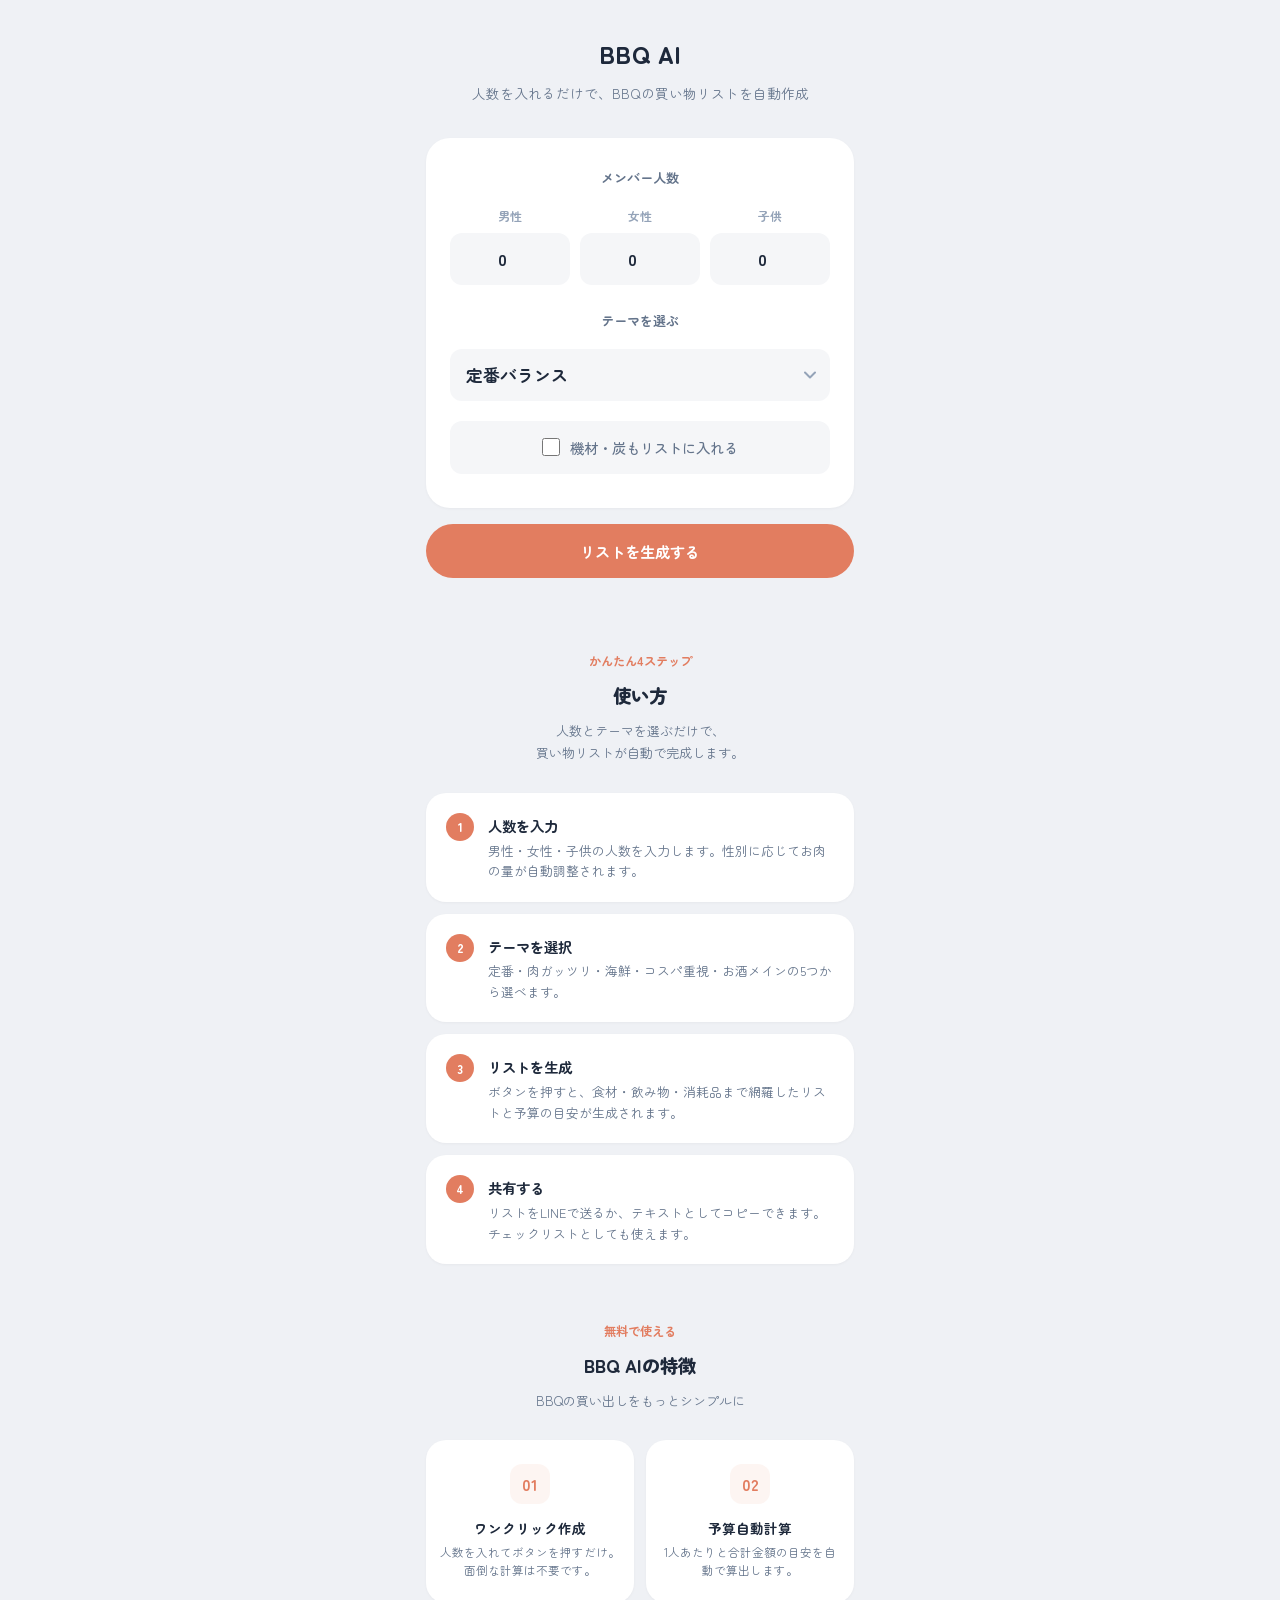
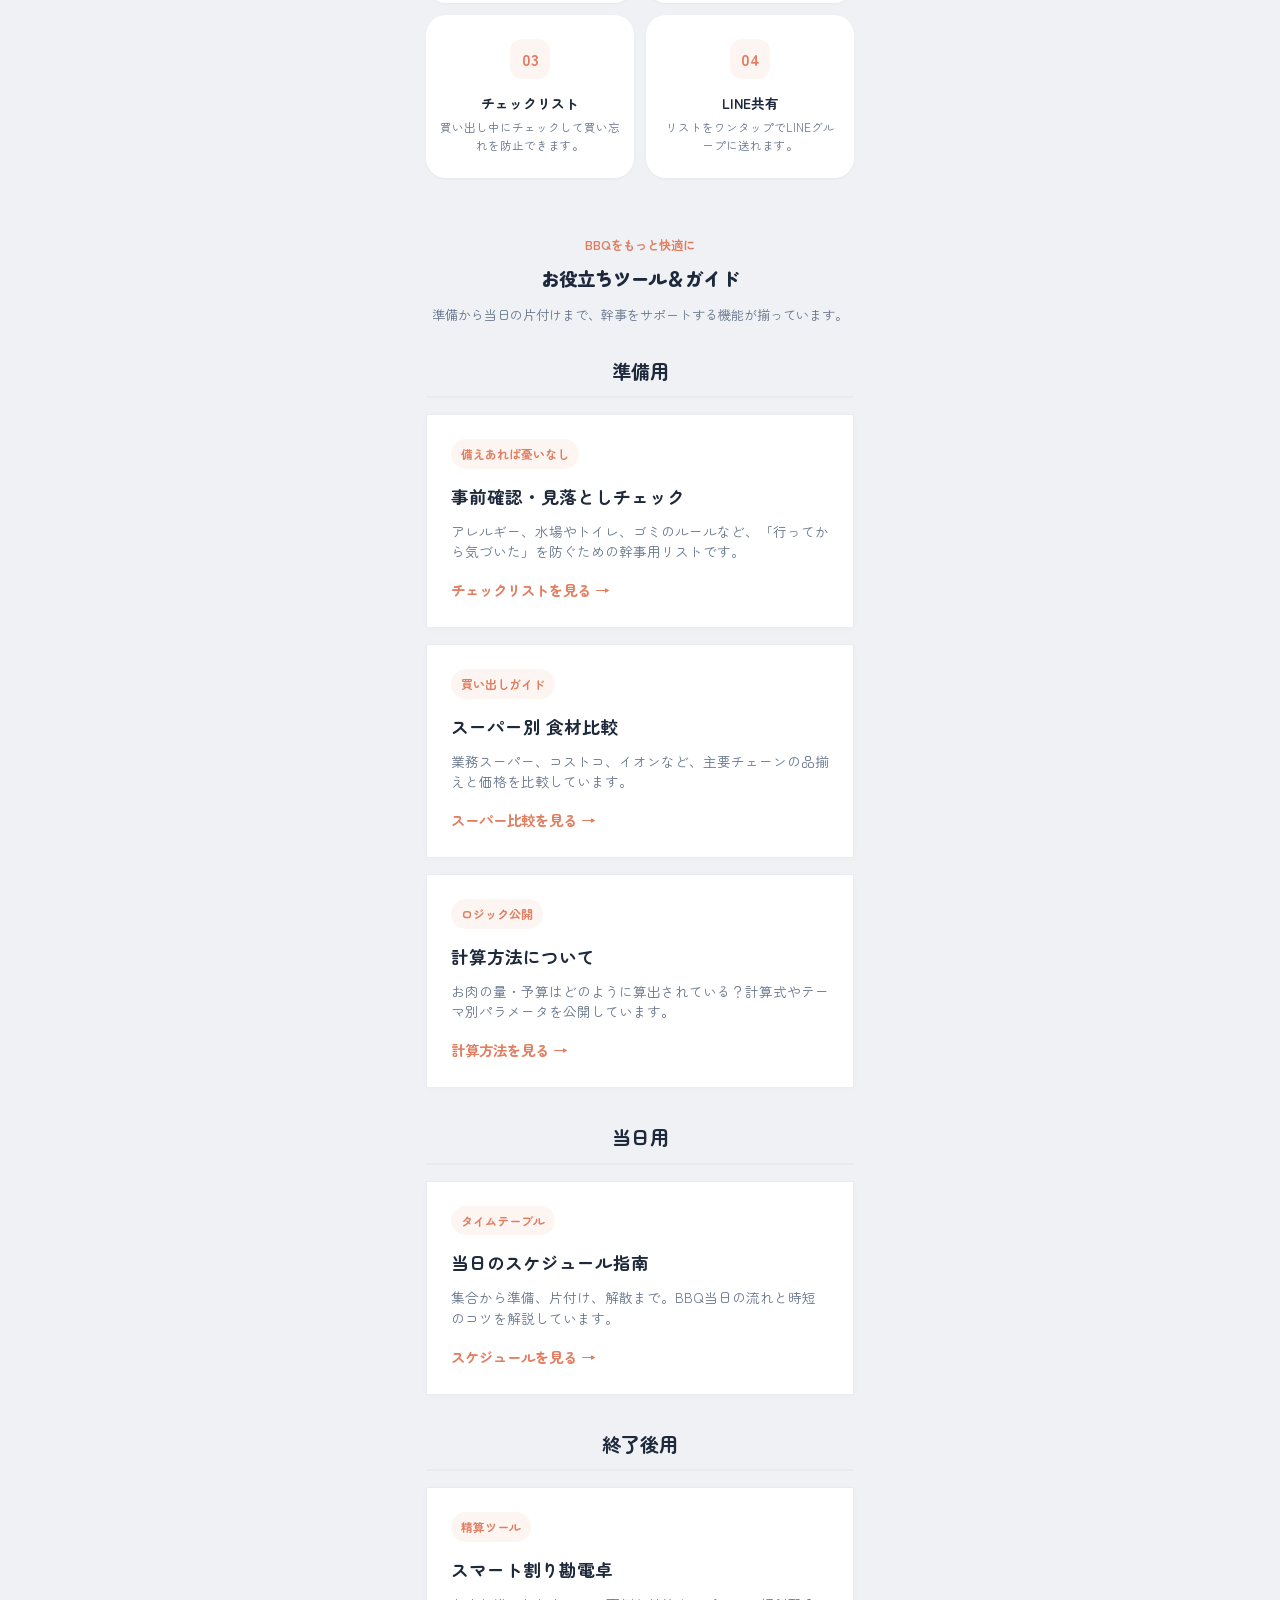
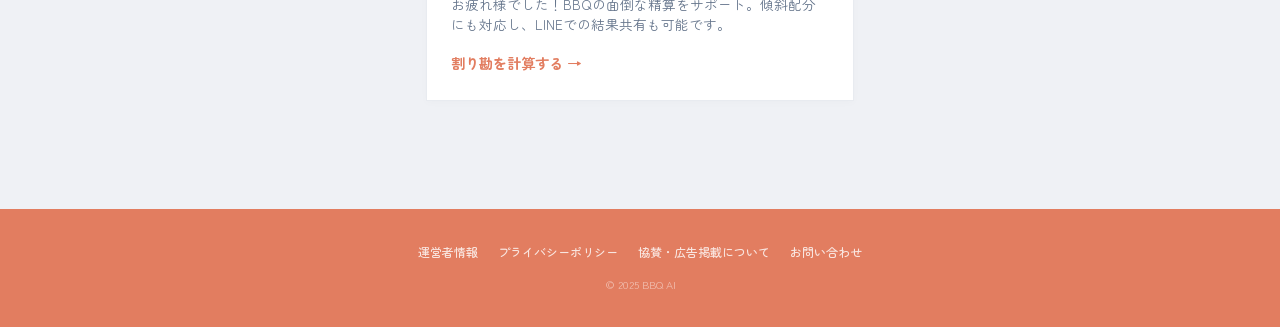
<file: index.html>
<!DOCTYPE html>
<html lang="ja">

<head>
    <meta charset="UTF-8">
    <meta name="viewport" content="width=device-width, initial-scale=1.0">
    <title>BBQ AI - バーベキュー買い物リスト作成ツール</title>
    <meta name="description" content="BBQに必要な食材や道具のリストを、人数やテーマに合わせて自動作成。肉の量・予算も自動計算。買い出しリストをLINEで共有できる無料Webアプリです。">
    <meta property="og:title" content="BBQ AI - バーベキュー買い物リスト作成">
    <meta property="og:description" content="人数とテーマを選ぶだけで、お肉や野菜の量・予算目安を自動計算。チェックリスト付きでLINEにも共有可能。">
    <meta property="og:type" content="website">
    <meta property="og:url" content="https://ref-box.com/bbq-ai/">
    <meta property="og:site_name" content="BBQ AI">
    <meta property="og:image" content="https://ref-box.com/bbq-ai/ogp.png">
    <meta property="og:image:width" content="1200">
    <meta property="og:image:height" content="630">
    <meta name="twitter:card" content="summary">
    <meta name="twitter:title" content="BBQ AI - バーベキュー買い物リスト作成">
    <meta name="twitter:description" content="人数とテーマを選ぶだけで、お肉や野菜の量・予算目安を自動計算。チェックリスト付きでLINEにも共有可能。">
    <meta name="twitter:image" content="https://ref-box.com/bbq-ai/ogp.png">
    <link rel="canonical" href="https://ref-box.com/bbq-ai/">
    <script type="application/ld+json">
    {
      "@context": "https://schema.org",
      "@type": "WebApplication",
      "name": "BBQ AI",
      "url": "https://ref-box.com/bbq-ai/",
      "description": "BBQに必要な食材や道具のリストを、人数やテーマに合わせて自動作成。肉の量・予算も自動計算。買い出しリストをLINEで共有できる無料Webアプリです。",
      "applicationCategory": "UtilityApplication",
      "operatingSystem": "Any",
      "inLanguage": "ja",
      "offers": {
        "@type": "Offer",
        "price": "0",
        "priceCurrency": "JPY"
      }
    }
    </script>
    <script type="application/ld+json">
    {
      "@context": "https://schema.org",
      "@type": "HowTo",
      "name": "BBQ AIでバーベキュー買い物リストを作る方法",
      "description": "人数とテーマを入力するだけで、BBQの買い出しリストと予算を自動生成する手順",
      "step": [
        { "@type": "HowToStep", "position": 1, "name": "人数を入力", "text": "男性・女性・子供の人数を入力します。性別に応じてお肉の量が自動調整されます。" },
        { "@type": "HowToStep", "position": 2, "name": "テーマを選択", "text": "定番・肉ガッツリ・海鮮・コスパ重視・お酒メインの5つから選べます。" },
        { "@type": "HowToStep", "position": 3, "name": "リストを生成", "text": "ボタンを押すと、食材・飲み物・消耗品まで網羅したリストと予算の目安が生成されます。" },
        { "@type": "HowToStep", "position": 4, "name": "共有する", "text": "リストをLINEで送るか、テキストとしてコピーできます。チェックリストとしても使えます。" }
      ]
    }
    </script>

    <link rel="preconnect" href="https://fonts.googleapis.com">
    <link rel="preconnect" href="https://fonts.gstatic.com" crossorigin>
    <link href="https://fonts.googleapis.com/css2?family=Zen+Maru+Gothic:wght@400;500;700&display=swap" rel="stylesheet">

    <!-- Google AdSense -->
    <script async src="https://pagead2.googlesyndication.com/pagead/js/adsbygoogle.js?client=ca-pub-4267979139542594"
        crossorigin="anonymous"></script>

    <link rel="stylesheet" href="style.css">
</head>

<body>
    <header class="site-header">
        <h1 class="site-title">
            BBQ AI
        </h1>
        <p class="site-subtitle">人数を入れるだけで、BBQの買い物リストを自動作成</p>
    </header>

    <main class="container">
        <!-- 広告 -->
        <div class="ad-unit" id="adTop">
            <ins class="adsbygoogle"
                style="display:block"
                data-ad-client="ca-pub-4267979139542594"
                data-ad-slot="auto"
                data-ad-format="auto"
                data-full-width-responsive="true"></ins>
            <script>(adsbygoogle = window.adsbygoogle || []).push({});</script>
        </div>

        <!-- 入力 -->
        <section class="card" aria-label="設定入力">
            <div class="card-title">メンバー人数</div>
            <div class="input-group">
                <div class="input-box">
                    <label for="men">男性</label>
                    <input type="number" id="men" value="0" min="0">
                </div>
                <div class="input-box">
                    <label for="women">女性</label>
                    <input type="number" id="women" value="0" min="0">
                </div>
                <div class="input-box">
                    <label for="kids">子供</label>
                    <input type="number" id="kids" value="0" min="0">
                </div>
            </div>

            <div class="card-title">テーマを選ぶ</div>
            <select id="theme" aria-label="BBQのテーマ選択">
                <option value="standard">定番バランス</option>
                <option value="meat">お肉ガッツリ</option>
                <option value="seafood">海鮮＆おしゃれ</option>
                <option value="budget">学生向けコスパ</option>
                <option value="drinking">お酒メイン</option>
            </select>

            <label class="checkbox-label" id="equipmentLabel">
                <input type="checkbox" id="equipment">
                <span>機材・炭もリストに入れる</span>
            </label>
        </section>

        <button class="btn btn-primary" onclick="generateList()" id="generateBtn">
            リストを生成する
        </button>

        <!-- 広告（リスト生成後・結果表示前） -->
        <div class="ad-unit" id="adBeforeResult">
            <ins class="adsbygoogle"
                style="display:block"
                data-ad-client="ca-pub-4267979139542594"
                data-ad-slot="auto"
                data-ad-format="auto"
                data-full-width-responsive="true"></ins>
            <script>(adsbygoogle = window.adsbygoogle || []).push({});</script>
        </div>

        <!-- 結果 -->
        <div id="resultArea">
            <div class="budget-box">
                <div class="budget-label">目安予算</div>
                <div class="budget-price" id="budgetDisplay">@2,500円</div>
                <div class="budget-note" id="totalBudgetDisplay">合計: 12,500円</div>
            </div>

            <div class="list-container" id="listContainer"></div>

            <button class="btn btn-add" onclick="addNewRow(); saveListData();">
                ＋ アイテムを追加
            </button>

            <div class="action-buttons">
                <button class="btn btn-copy" onclick="copyText()">コピー</button>
                <button class="btn btn-line" onclick="sendLine()">LINEで送る</button>
            </div>

            <!-- みんなで共有カード -->
            <div onclick="shareListURL()" style="margin-top: 20px; margin-bottom: 16px; padding: 20px; background: var(--bg-card); border-radius: var(--radius); border: 2px solid var(--border); cursor: pointer; transition: all 0.2s ease; text-align: center;" onmouseover="this.style.borderColor='var(--brand)'" onmouseout="this.style.borderColor='var(--border)'">
                <div style="font-size: 0.7rem; font-weight: 700; color: var(--brand); letter-spacing: 1px; margin-bottom: 8px;">みんなで買い出し</div>
                <div style="font-size: 1rem; font-weight: 700; color: var(--text); margin-bottom: 8px;">リストをURLで共有する</div>
                <p style="font-size: 0.78rem; color: var(--text-sub); line-height: 1.6; margin: 0;">URLを送るだけで、メンバー全員のスマホから<br>同じリストにチェックを入れられます。<br>買い出しの分担に便利！</p>
            </div>

            <!-- アフィリエイト枠：機材レンタル（機材ありの時のみ表示） -->
            <div id="rentalAd" style="display:none; margin: 24px 0; padding: 16px; background: #FFFDF0; border: 1px solid #FDE047; border-radius: var(--radius); text-align: center;">
                <p style="font-size: 0.85rem; color: #854D0E; font-weight: 700; margin-bottom: 12px;">🏕 手ぶらでBBQを楽しみたいなら</p>
                <a href="#" target="_blank" style="display: block; background: #EAB308; color: #FFF; padding: 12px; border-radius: 8px; font-weight: 700; text-decoration: none; font-size: 0.95rem;">
                    人気のBBQ機材レンタルサービスを見る
                </a>
                <p style="font-size: 0.7rem; color: var(--text-sub); margin-top: 8px;">※ここにA8.net等のアフィリエイトリンクを設置</p>
            </div>

            <!-- アフィリエイト枠：おすすめアイテム -->
            <div class="affiliate-items" style="margin: 32px 0 16px; padding-top: 24px; border-top: 1px dashed var(--border);">
                <p style="font-size: 0.9rem; font-weight: 700; color: var(--text); margin-bottom: 16px; text-align: center;">🔥 あると絶対盛り上がる！BBQおすすめアイテム</p>
                <div style="display: grid; grid-template-columns: 1fr 1fr; gap: 12px;">
                    <!-- Amazon/楽天アフィリエイト想定 -->
                    <a href="#" target="_blank" style="display: block; text-align: center; padding: 12px; border: 1px solid var(--border); border-radius: 8px; background: var(--bg-card);">
                        <div style="height: 80px; background: #F1F5F9; border-radius: 4px; margin-bottom: 8px; display: flex; align-items: center; justify-content: center; color: #94A3B8; font-size: 0.8rem;">画像(黒瀬スパイス等)</div>
                        <p style="font-size: 0.75rem; color: var(--brand); font-weight: 500; margin: 0;">魔法のアウトドアスパイス</p>
                    </a>
                    <a href="#" target="_blank" style="display: block; text-align: center; padding: 12px; border: 1px solid var(--border); border-radius: 8px; background: var(--bg-card);">
                        <div style="height: 80px; background: #F1F5F9; border-radius: 4px; margin-bottom: 8px; display: flex; align-items: center; justify-content: center; color: #94A3B8; font-size: 0.8rem;">画像(マシュマロ串)</div>
                        <p style="font-size: 0.75rem; color: var(--brand); font-weight: 500; margin: 0;">伸びる！マシュマロ串</p>
                    </a>
                </div>
                <p style="font-size: 0.7rem; color: var(--text-sub); text-align: center; margin-top: 12px;">※Amazonアソシエイト等のリンクを設置予定</p>
            </div>

            <button class="btn btn-reset" id="regenerateBtn" onclick="generateList()" style="display:none; margin-top: 24px;">
                リストを再生成する
            </button>

            <button class="btn btn-reset" onclick="showResetConfirm()">
                リストをリセット
            </button>

            <!-- 広告 -->
            <div class="ad-unit ad-unit-large" id="adBottom">
                <ins class="adsbygoogle"
                    style="display:block"
                    data-ad-client="ca-pub-4267979139542594"
                    data-ad-slot="auto"
                    data-ad-format="auto"
                    data-full-width-responsive="true"></ins>
                <script>(adsbygoogle = window.adsbygoogle || []).push({});</script>
            </div>
        </div>

        <!-- 使い方 -->
        <section class="content-section" aria-label="使い方">
            <div class="section-label">かんたん4ステップ</div>
            <h2 class="section-title">使い方</h2>
            <p class="section-desc">人数とテーマを選ぶだけで、<br>買い物リストが自動で完成します。</p>
            <div class="steps-list">
                <article class="step-item">
                    <div class="step-num">1</div>
                    <div class="step-body">
                        <h3>人数を入力</h3>
                        <p>男性・女性・子供の人数を入力します。性別に応じてお肉の量が自動調整されます。</p>
                    </div>
                </article>
                <article class="step-item">
                    <div class="step-num">2</div>
                    <div class="step-body">
                        <h3>テーマを選択</h3>
                        <p>定番・肉ガッツリ・海鮮・コスパ重視・お酒メインの5つから選べます。</p>
                    </div>
                </article>
                <article class="step-item">
                    <div class="step-num">3</div>
                    <div class="step-body">
                        <h3>リストを生成</h3>
                        <p>ボタンを押すと、食材・飲み物・消耗品まで網羅したリストと予算の目安が生成されます。</p>
                    </div>
                </article>
                <article class="step-item">
                    <div class="step-num">4</div>
                    <div class="step-body">
                        <h3>共有する</h3>
                        <p>リストをLINEで送るか、テキストとしてコピーできます。チェックリストとしても使えます。</p>
                    </div>
                </article>
            </div>
        </section>

        <!-- 特徴 -->
        <section class="content-section" aria-label="特徴">
            <div class="section-label">無料で使える</div>
            <h2 class="section-title">BBQ AIの特徴</h2>
            <p class="section-desc">BBQの買い出しをもっとシンプルに</p>
            <div class="features-grid">
                <div class="feature-card">
                    <div class="feature-icon">01</div>
                    <div class="feature-title">ワンクリック作成</div>
                    <p class="feature-desc">人数を入れてボタンを押すだけ。面倒な計算は不要です。</p>
                </div>
                <div class="feature-card">
                    <div class="feature-icon">02</div>
                    <div class="feature-title">予算自動計算</div>
                    <p class="feature-desc">1人あたりと合計金額の目安を自動で算出します。</p>
                </div>
                <div class="feature-card">
                    <div class="feature-icon">03</div>
                    <div class="feature-title">チェックリスト</div>
                    <p class="feature-desc">買い出し中にチェックして買い忘れを防止できます。</p>
                </div>
                <div class="feature-card">
                    <div class="feature-icon">04</div>
                    <div class="feature-title">LINE共有</div>
                    <p class="feature-desc">リストをワンタップでLINEグループに送れます。</p>
                </div>
            </div>
        </section>

        <!-- 便利なツール集（グリッド） -->
        <section class="content-section" aria-label="便利なツール一覧">
            <div class="section-label">BBQをもっと快適に</div>
            <h2 class="section-title">お役立ちツール＆ガイド</h2>
            <p class="section-desc">準備から当日の片付けまで、幹事をサポートする機能が揃っています。</p>
            
            <h3 style="margin-top: 1.5rem; margin-bottom: 0.5rem; font-size: 1.2rem; border-bottom: 2px solid var(--border); padding-bottom: 0.5rem; color: var(--text);">準備用</h3>
            <div class="tools-grid">
                <!-- チェックリスト -->
                <a href="checklist.html" class="tool-card">
                    <span class="tool-card-label">備えあれば憂いなし</span>
                    <h3 class="tool-card-title">事前確認・見落としチェック</h3>
                    <p class="tool-card-desc">アレルギー、水場やトイレ、ゴミのルールなど、「行ってから気づいた」を防ぐための幹事用リストです。</p>
                    <span class="tool-card-action">チェックリストを見る</span>
                </a>

                <!-- スーパー比較 -->
                <a href="supermarkets.html" class="tool-card">
                    <span class="tool-card-label">買い出しガイド</span>
                    <h3 class="tool-card-title">スーパー別 食材比較</h3>
                    <p class="tool-card-desc">業務スーパー、コストコ、イオンなど、主要チェーンの品揃えと価格を比較しています。</p>
                    <span class="tool-card-action">スーパー比較を見る</span>
                </a>

                <!-- 計算方法 -->
                <a href="calculation.html" class="tool-card">
                    <span class="tool-card-label">ロジック公開</span>
                    <h3 class="tool-card-title">計算方法について</h3>
                    <p class="tool-card-desc">お肉の量・予算はどのように算出されている？計算式やテーマ別パラメータを公開しています。</p>
                    <span class="tool-card-action">計算方法を見る</span>
                </a>
            </div>

            <h3 style="margin-top: 2rem; margin-bottom: 0.5rem; font-size: 1.2rem; border-bottom: 2px solid var(--border); padding-bottom: 0.5rem; color: var(--text);">当日用</h3>
            <div class="tools-grid">
                <!-- スケジュール -->
                <a href="schedule.html" class="tool-card">
                    <span class="tool-card-label">タイムテーブル</span>
                    <h3 class="tool-card-title">当日のスケジュール指南</h3>
                    <p class="tool-card-desc">集合から準備、片付け、解散まで。BBQ当日の流れと時短のコツを解説しています。</p>
                    <span class="tool-card-action">スケジュールを見る</span>
                </a>
            </div>

            <h3 style="margin-top: 2rem; margin-bottom: 0.5rem; font-size: 1.2rem; border-bottom: 2px solid var(--border); padding-bottom: 0.5rem; color: var(--text);">終了後用</h3>
            <div class="tools-grid">
                <!-- 割り勘計算 -->
                <a href="split.html" class="tool-card">
                    <span class="tool-card-label">精算ツール</span>
                    <h3 class="tool-card-title">スマート割り勘電卓</h3>
                    <p class="tool-card-desc">お疲れ様でした！BBQの面倒な精算をサポート。傾斜配分にも対応し、LINEでの結果共有も可能です。</p>
                    <span class="tool-card-action">割り勘を計算する</span>
                </a>
            </div>
        </section>

        <!-- 広告（フッター直前） -->
        <div class="ad-unit" id="adBeforeFooter" style="margin-top: 32px;">
            <ins class="adsbygoogle"
                style="display:block"
                data-ad-client="ca-pub-4267979139542594"
                data-ad-slot="auto"
                data-ad-format="auto"
                data-full-width-responsive="true"></ins>
            <script>(adsbygoogle = window.adsbygoogle || []).push({});</script>
        </div>
    </main>

    <!-- 確認モーダル -->
    <div class="modal-overlay" id="resetModal">
        <div class="modal">
            <p class="modal-message">リストをリセットしますか？</p>
            <p class="modal-sub">作成したリストと設定がすべて初期状態に戻ります。</p>
            <div class="modal-actions">
                <button class="btn btn-modal-cancel" onclick="hideResetConfirm()">キャンセル</button>
                <button class="btn btn-modal-confirm" onclick="executeReset()">リセットする</button>
            </div>
        </div>
    </div>

    <footer class="site-footer">
        <div class="footer-inner">
            <nav class="footer-nav" aria-label="フッターナビゲーション">
                <a href="about.html">運営者情報</a>
                <a href="privacy.html">プライバシーポリシー</a>
                <a href="sponsor.html">協賛・広告掲載について</a>
                <a href="contact.html">お問い合わせ</a>
            </nav>
            <p class="footer-copy">&copy; 2025 BBQ AI</p>
        </div>
    </footer>

    <script src="app.js"></script>
</body>

</html>
</file>
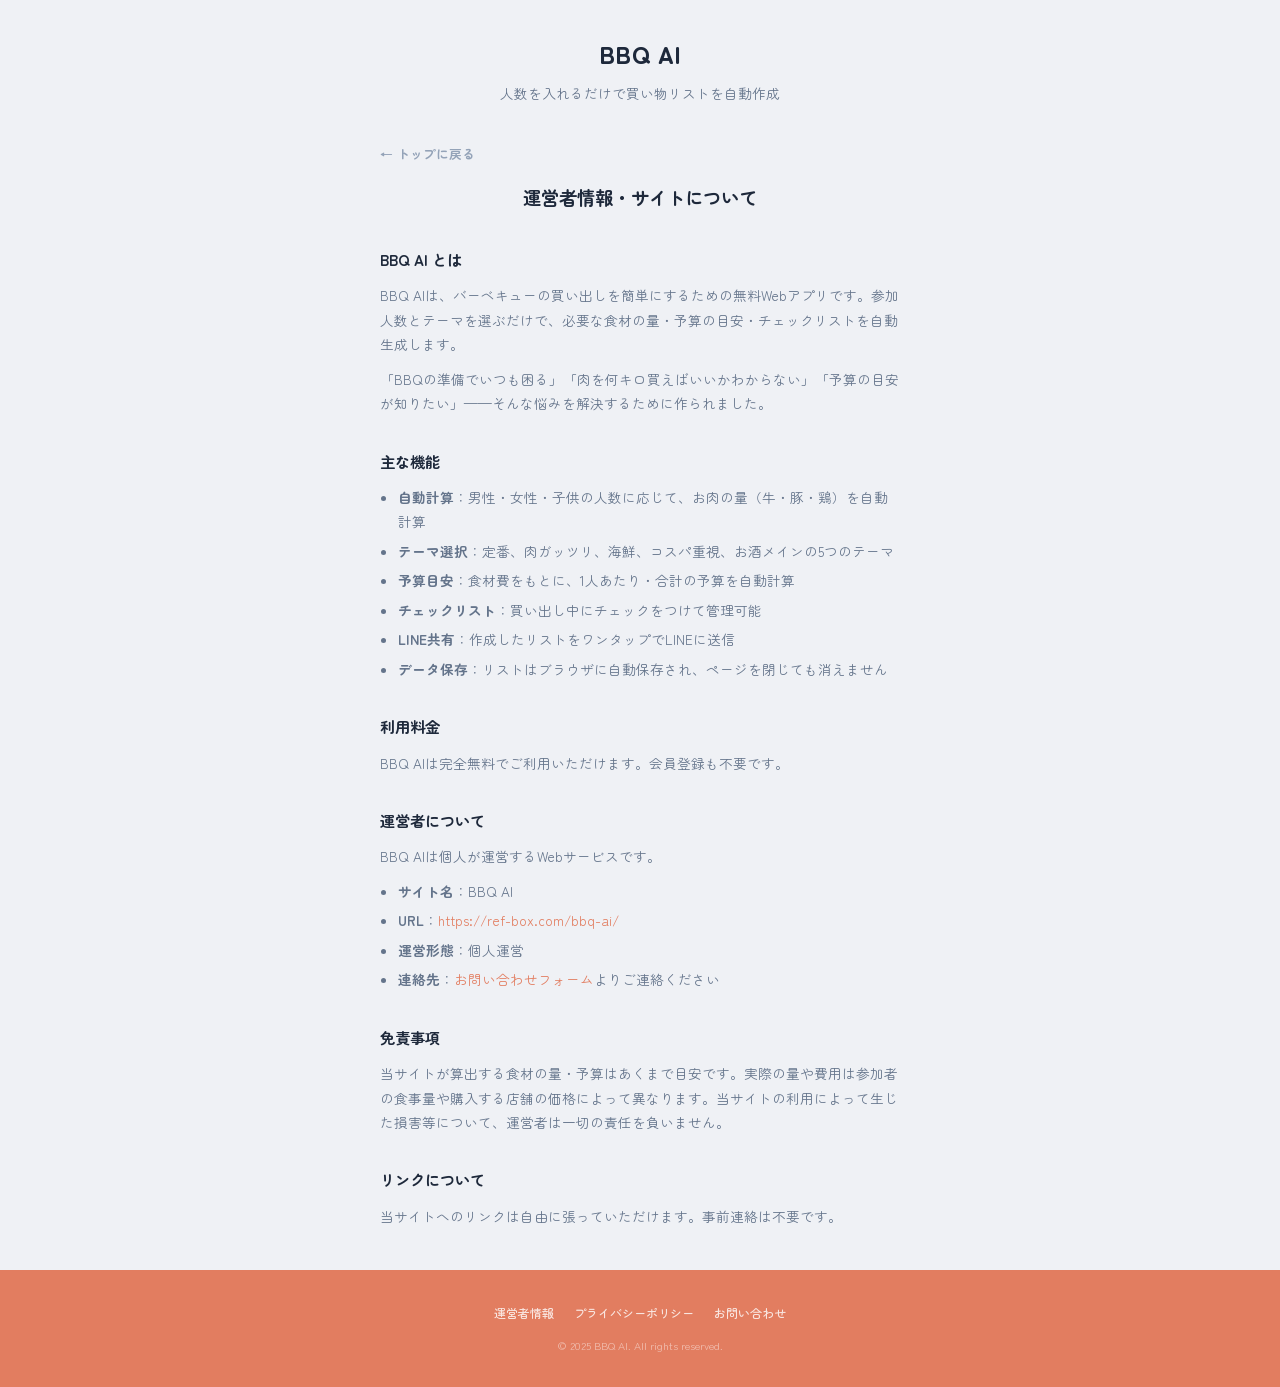
<file: about.html>
<!DOCTYPE html>
<html lang="ja">

<head>
    <meta charset="UTF-8">
    <meta name="viewport" content="width=device-width, initial-scale=1.0">
    <title>運営者情報・サイトについて | BBQ AI</title>
    <meta name="description" content="BBQ AIの運営者情報とサービス概要。個人開発のBBQ買い物リスト自動作成ツールについて。">
    <meta property="og:title" content="運営者情報・サイトについて | BBQ AI">
    <meta property="og:description" content="BBQ AIの運営者情報とサービス概要。個人開発のBBQ買い物リスト自動作成ツールについて。">
    <meta property="og:type" content="website">
    <meta property="og:url" content="https://ref-box.com/bbq-ai/about.html">
    <meta property="og:site_name" content="BBQ AI">
    <meta property="og:image" content="https://ref-box.com/bbq-ai/ogp.png">
    <meta property="og:image:width" content="1200">
    <meta property="og:image:height" content="630">
    <meta name="twitter:card" content="summary_large_image">
    <meta name="twitter:title" content="運営者情報・サイトについて | BBQ AI">
    <meta name="twitter:description" content="BBQ AIの運営者情報とサービス概要。個人開発のBBQ買い物リスト自動作成ツールについて。">
    <meta name="twitter:image" content="https://ref-box.com/bbq-ai/ogp.png">
    <link rel="canonical" href="https://ref-box.com/bbq-ai/about.html">

    <!-- Google AdSense -->
    <script async src="https://pagead2.googlesyndication.com/pagead/js/adsbygoogle.js?client=ca-pub-4267979139542594"
        crossorigin="anonymous"></script>

    <link rel="preconnect" href="https://fonts.googleapis.com">
    <link rel="preconnect" href="https://fonts.gstatic.com" crossorigin>
    <link href="https://fonts.googleapis.com/css2?family=Zen+Maru+Gothic:wght@400;500;700&display=swap" rel="stylesheet">
    <link rel="stylesheet" href="style.css">
</head>

<body>
    <header class="site-header">
        <h1 class="site-title">BBQ AI</h1>
        <p class="site-subtitle">人数を入れるだけで買い物リストを自動作成</p>
    </header>

    <main class="static-page">
        <a href="index.html" class="back-link">← トップに戻る</a>

        <h1>運営者情報・サイトについて</h1>

        <h2>BBQ AI とは</h2>
        <p>BBQ AIは、バーベキューの買い出しを簡単にするための無料Webアプリです。参加人数とテーマを選ぶだけで、必要な食材の量・予算の目安・チェックリストを自動生成します。</p>
        <p>「BBQの準備でいつも困る」「肉を何キロ買えばいいかわからない」「予算の目安が知りたい」——そんな悩みを解決するために作られました。</p>

        <h2>主な機能</h2>
        <ul>
            <li><strong>自動計算</strong>：男性・女性・子供の人数に応じて、お肉の量（牛・豚・鶏）を自動計算</li>
            <li><strong>テーマ選択</strong>：定番、肉ガッツリ、海鮮、コスパ重視、お酒メインの5つのテーマ</li>
            <li><strong>予算目安</strong>：食材費をもとに、1人あたり・合計の予算を自動計算</li>
            <li><strong>チェックリスト</strong>：買い出し中にチェックをつけて管理可能</li>
            <li><strong>LINE共有</strong>：作成したリストをワンタップでLINEに送信</li>
            <li><strong>データ保存</strong>：リストはブラウザに自動保存され、ページを閉じても消えません</li>
        </ul>

        <h2>利用料金</h2>
        <p>BBQ AIは完全無料でご利用いただけます。会員登録も不要です。</p>

        <h2>運営者について</h2>
        <p>BBQ AIは個人が運営するWebサービスです。</p>
        <ul>
            <li><strong>サイト名</strong>：BBQ AI</li>
            <li><strong>URL</strong>：<a href="https://ref-box.com/bbq-ai/">https://ref-box.com/bbq-ai/</a></li>
            <li><strong>運営形態</strong>：個人運営</li>
            <li><strong>連絡先</strong>：<a href="contact.html">お問い合わせフォーム</a>よりご連絡ください</li>
        </ul>

        <h2>免責事項</h2>
        <p>当サイトが算出する食材の量・予算はあくまで目安です。実際の量や費用は参加者の食事量や購入する店舗の価格によって異なります。当サイトの利用によって生じた損害等について、運営者は一切の責任を負いません。</p>

        <h2>リンクについて</h2>
        <p>当サイトへのリンクは自由に張っていただけます。事前連絡は不要です。</p>
    </main>

    <footer class="site-footer">
        <div class="footer-inner">
            <nav class="footer-nav" aria-label="フッターナビゲーション">
                <a href="about.html">運営者情報</a>
                <a href="privacy.html">プライバシーポリシー</a>
                <a href="contact.html">お問い合わせ</a>
            </nav>
            <p class="footer-copy">&copy; 2025 BBQ AI. All rights reserved.</p>
        </div>
    </footer>
</body>

</html>
</file>
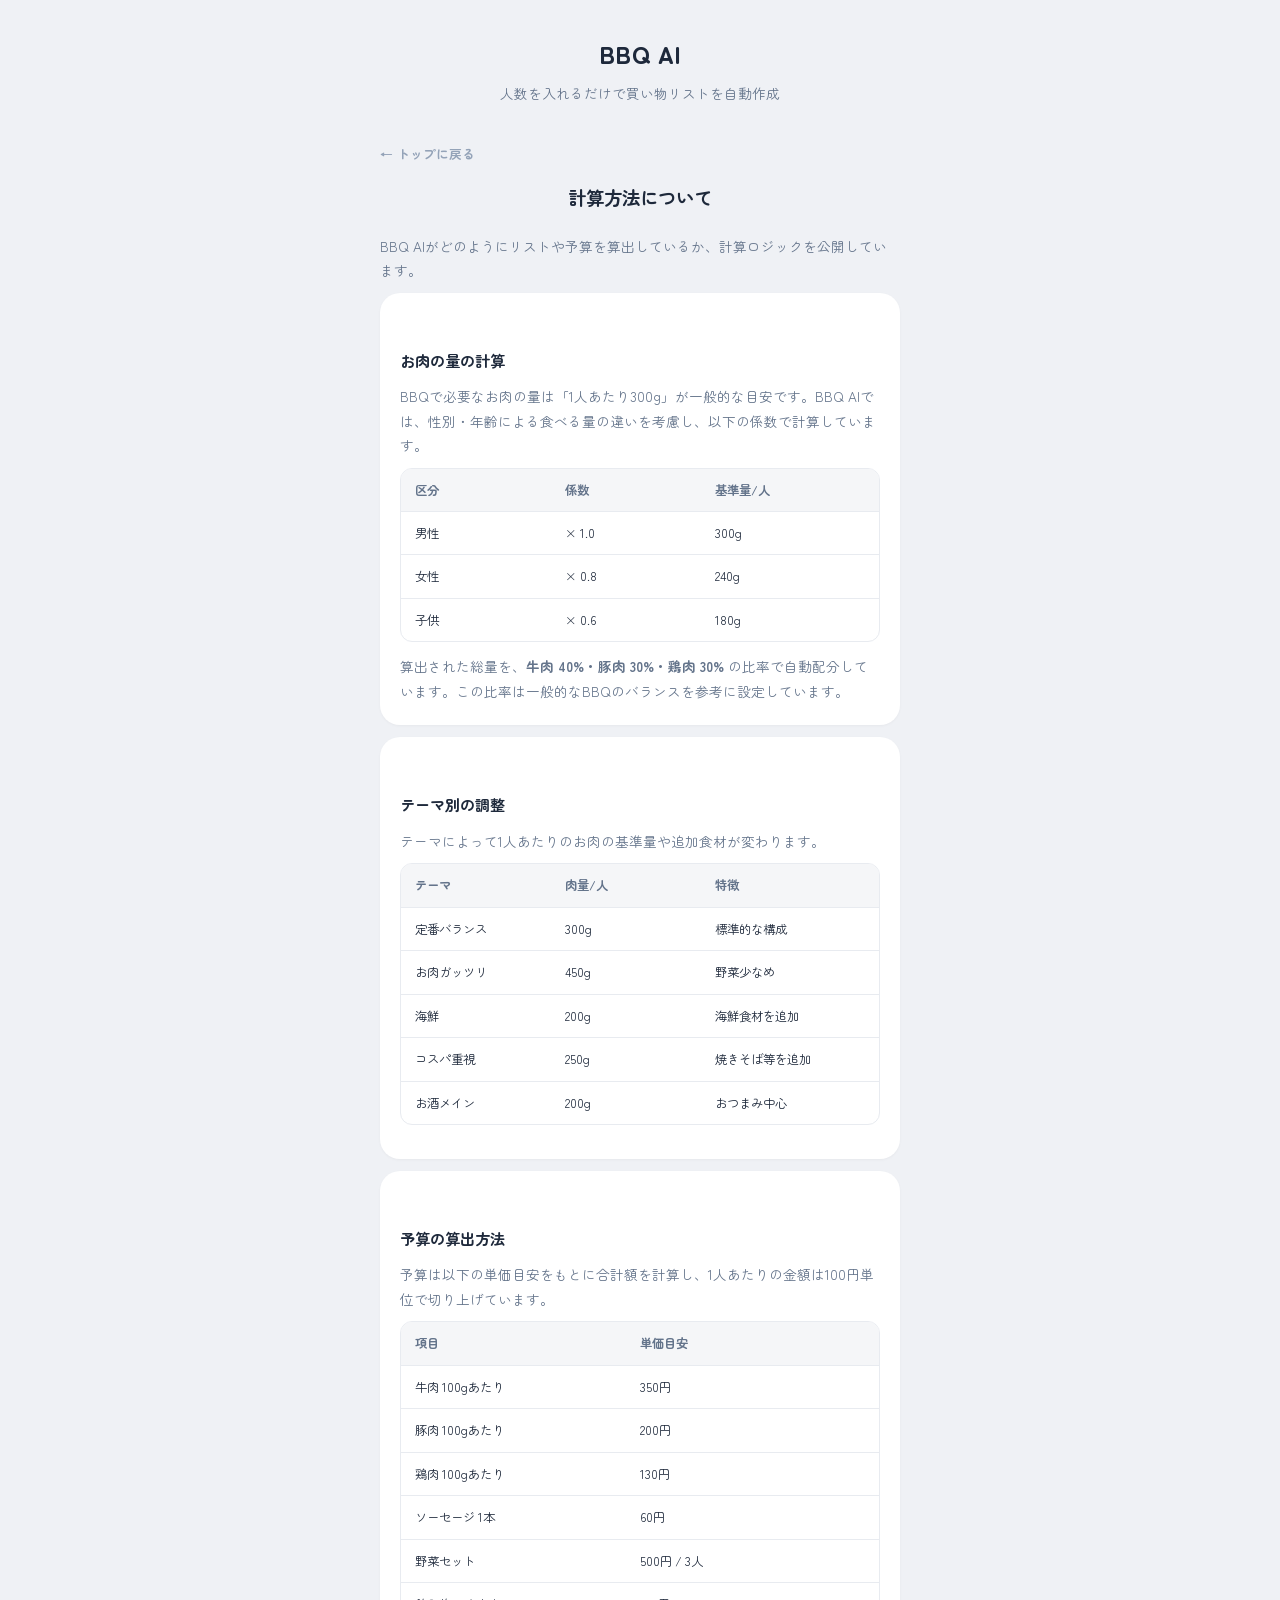
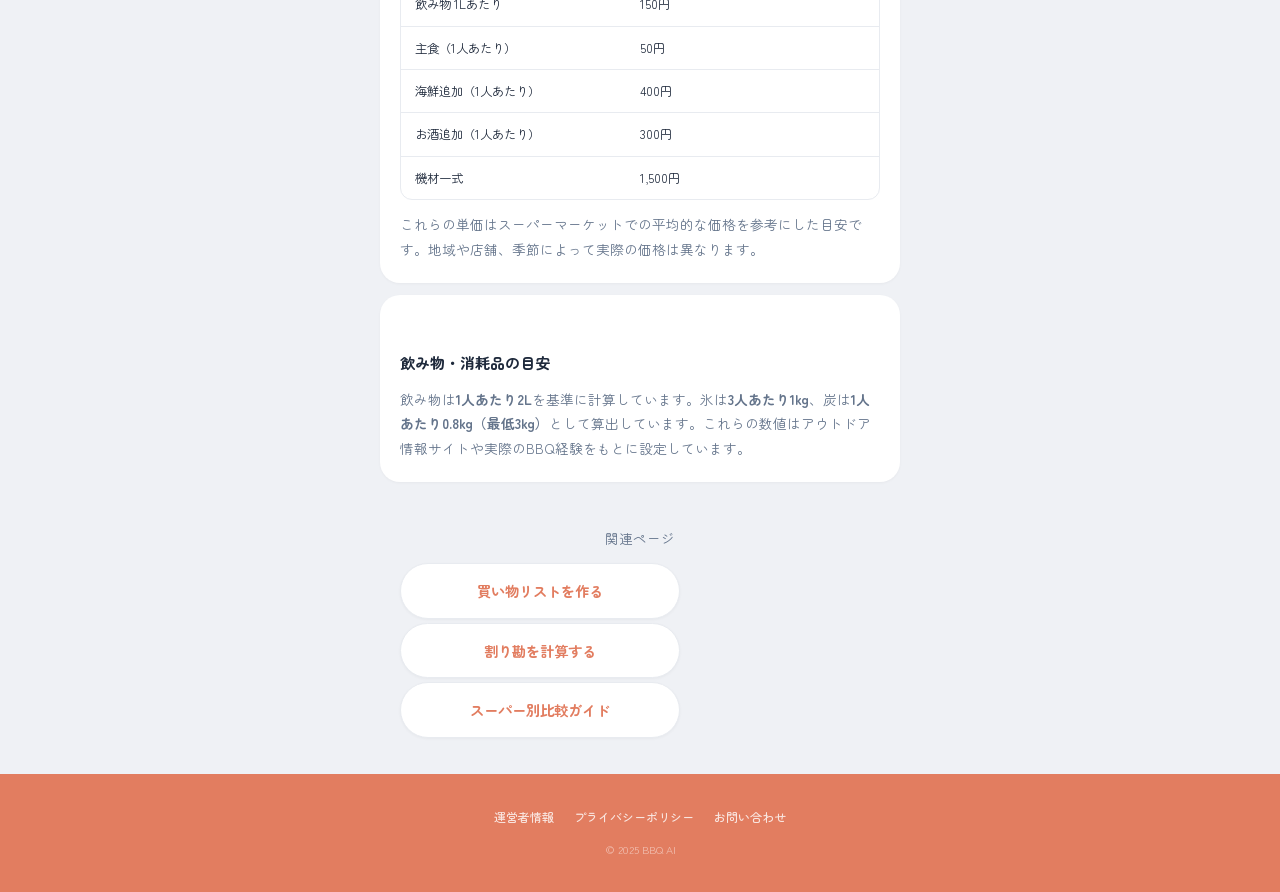
<file: calculation.html>
<!DOCTYPE html>
<html lang="ja">

<head>
    <meta charset="UTF-8">
    <meta name="viewport" content="width=device-width, initial-scale=1.0">
    <title>計算方法について | BBQ AI</title>
    <meta name="description" content="BBQ AIの計算ロジックを公開。お肉の量の算出式、テーマ別のパラメータ、予算の計算方法、飲み物・消耗品の目安を解説しています。">
    <meta property="og:title" content="計算方法について | BBQ AI">
    <meta property="og:description" content="BBQ AIの計算ロジックを公開。お肉の量の算出式、テーマ別パラメータ、予算の計算方法、飲み物・消耗品の目安を解説。">
    <meta property="og:type" content="article">
    <meta property="og:url" content="https://ref-box.com/bbq-ai/calculation.html">
    <meta property="og:site_name" content="BBQ AI">
    <meta property="og:image" content="https://ref-box.com/bbq-ai/ogp.png">
    <meta property="og:image:width" content="1200">
    <meta property="og:image:height" content="630">
    <meta name="twitter:card" content="summary_large_image">
    <meta name="twitter:title" content="計算方法について | BBQ AI">
    <meta name="twitter:description" content="BBQ AIの計算ロジックを公開。お肉の量の算出式、テーマ別パラメータ、予算の計算方法、飲み物・消耗品の目安を解説。">
    <meta name="twitter:image" content="https://ref-box.com/bbq-ai/ogp.png">
    <link rel="canonical" href="https://ref-box.com/bbq-ai/calculation.html">
    <script type="application/ld+json">
    {
      "@context": "https://schema.org",
      "@type": "Article",
      "headline": "計算方法について",
      "description": "BBQ AIの計算ロジックを公開。お肉の量の算出式、テーマ別のパラメータ、予算の計算方法、飲み物・消耗品の目安を解説しています。",
      "url": "https://ref-box.com/bbq-ai/calculation.html",
      "inLanguage": "ja",
      "publisher": { "@type": "Organization", "name": "BBQ AI", "url": "https://ref-box.com/bbq-ai/" }
    }
    </script>

    <link rel="preconnect" href="https://fonts.googleapis.com">
    <link rel="preconnect" href="https://fonts.gstatic.com" crossorigin>
    <link href="https://fonts.googleapis.com/css2?family=Zen+Maru+Gothic:wght@400;500;700&display=swap" rel="stylesheet">

    <!-- Google AdSense -->
    <script async src="https://pagead2.googlesyndication.com/pagead/js/adsbygoogle.js?client=ca-pub-4267979139542594"
        crossorigin="anonymous"></script>

    <link rel="stylesheet" href="style.css">
</head>

<body>
    <header class="site-header">
        <h1 class="site-title">BBQ AI</h1>
        <p class="site-subtitle">人数を入れるだけで買い物リストを自動作成</p>
    </header>

    <main class="static-page">
        <a href="index.html" class="back-link">← トップに戻る</a>

        <h1>計算方法について</h1>
        <p>BBQ AIがどのようにリストや予算を算出しているか、計算ロジックを公開しています。</p>

        <div class="calc-section">
            <h2 class="calc-heading">お肉の量の計算</h2>
            <p class="calc-text">BBQで必要なお肉の量は「1人あたり300g」が一般的な目安です。BBQ AIでは、性別・年齢による食べる量の違いを考慮し、以下の係数で計算しています。</p>
            <div class="calc-table">
                <div class="calc-row calc-row-header">
                    <span>区分</span><span>係数</span><span>基準量/人</span>
                </div>
                <div class="calc-row">
                    <span>男性</span><span>× 1.0</span><span>300g</span>
                </div>
                <div class="calc-row">
                    <span>女性</span><span>× 0.8</span><span>240g</span>
                </div>
                <div class="calc-row">
                    <span>子供</span><span>× 0.6</span><span>180g</span>
                </div>
            </div>
            <p class="calc-text">算出された総量を、<strong>牛肉 40%・豚肉 30%・鶏肉 30%</strong> の比率で自動配分しています。この比率は一般的なBBQのバランスを参考に設定しています。</p>
        </div>

        <div class="calc-section">
            <h2 class="calc-heading">テーマ別の調整</h2>
            <p class="calc-text">テーマによって1人あたりのお肉の基準量や追加食材が変わります。</p>
            <div class="calc-table">
                <div class="calc-row calc-row-header">
                    <span>テーマ</span><span>肉量/人</span><span>特徴</span>
                </div>
                <div class="calc-row">
                    <span>定番バランス</span><span>300g</span><span>標準的な構成</span>
                </div>
                <div class="calc-row">
                    <span>お肉ガッツリ</span><span>450g</span><span>野菜少なめ</span>
                </div>
                <div class="calc-row">
                    <span>海鮮</span><span>200g</span><span>海鮮食材を追加</span>
                </div>
                <div class="calc-row">
                    <span>コスパ重視</span><span>250g</span><span>焼きそば等を追加</span>
                </div>
                <div class="calc-row">
                    <span>お酒メイン</span><span>200g</span><span>おつまみ中心</span>
                </div>
            </div>
        </div>

        <div class="calc-section">
            <h2 class="calc-heading">予算の算出方法</h2>
            <p class="calc-text">予算は以下の単価目安をもとに合計額を計算し、1人あたりの金額は100円単位で切り上げています。</p>
            <div class="calc-table">
                <div class="calc-row calc-row-header">
                    <span>項目</span><span>単価目安</span>
                </div>
                <div class="calc-row">
                    <span>牛肉 100gあたり</span><span>350円</span>
                </div>
                <div class="calc-row">
                    <span>豚肉 100gあたり</span><span>200円</span>
                </div>
                <div class="calc-row">
                    <span>鶏肉 100gあたり</span><span>130円</span>
                </div>
                <div class="calc-row">
                    <span>ソーセージ 1本</span><span>60円</span>
                </div>
                <div class="calc-row">
                    <span>野菜セット</span><span>500円 / 3人</span>
                </div>
                <div class="calc-row">
                    <span>飲み物 1Lあたり</span><span>150円</span>
                </div>
                <div class="calc-row">
                    <span>主食（1人あたり）</span><span>50円</span>
                </div>
                <div class="calc-row">
                    <span>海鮮追加（1人あたり）</span><span>400円</span>
                </div>
                <div class="calc-row">
                    <span>お酒追加（1人あたり）</span><span>300円</span>
                </div>
                <div class="calc-row">
                    <span>機材一式</span><span>1,500円</span>
                </div>
            </div>
            <p class="calc-text">これらの単価はスーパーマーケットでの平均的な価格を参考にした目安です。地域や店舗、季節によって実際の価格は異なります。</p>
        </div>

        <div class="calc-section">
            <h2 class="calc-heading">飲み物・消耗品の目安</h2>
            <p class="calc-text">飲み物は<strong>1人あたり2L</strong>を基準に計算しています。氷は<strong>3人あたり1kg</strong>、炭は<strong>1人あたり0.8kg（最低3kg）</strong>として算出しています。これらの数値はアウトドア情報サイトや実際のBBQ経験をもとに設定しています。</p>
        </div>
        <nav aria-label="関連ページ" style="text-align:center; padding: 32px 16px 0;">
            <p style="font-size:0.85rem; color:var(--text-sub); margin-bottom:12px;">関連ページ</p>
            <a href="index.html" class="btn btn-link" style="margin: 4px;">買い物リストを作る</a>
            <a href="split.html" class="btn btn-link" style="margin: 4px;">割り勘を計算する</a>
            <a href="supermarkets.html" class="btn btn-link" style="margin: 4px;">スーパー別比較ガイド</a>
        </nav>
    </main>

    <footer class="site-footer">
        <div class="footer-inner">
            <nav class="footer-nav" aria-label="フッターナビゲーション">
                <a href="about.html">運営者情報</a>
                <a href="privacy.html">プライバシーポリシー</a>
                <a href="contact.html">お問い合わせ</a>
            </nav>
            <p class="footer-copy">&copy; 2025 BBQ AI</p>
        </div>
    </footer>
</body>

</html>
</file>
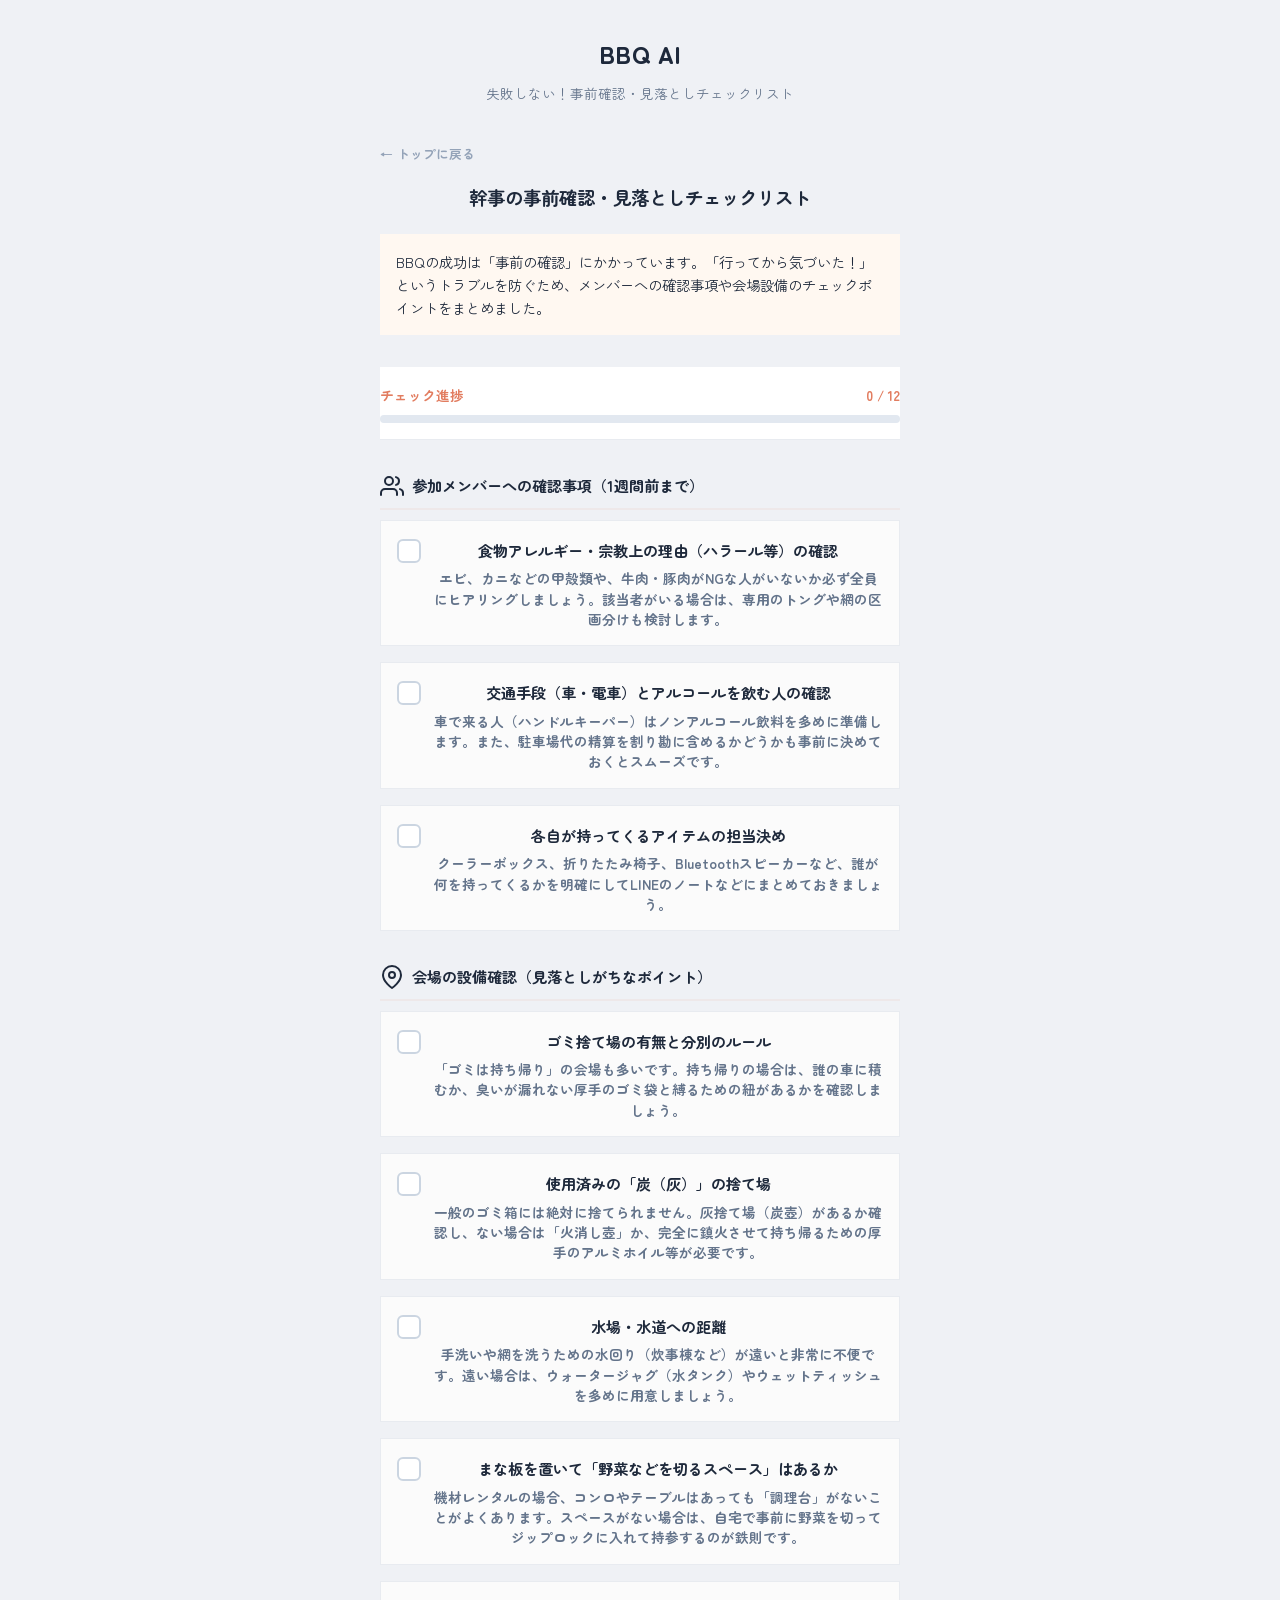
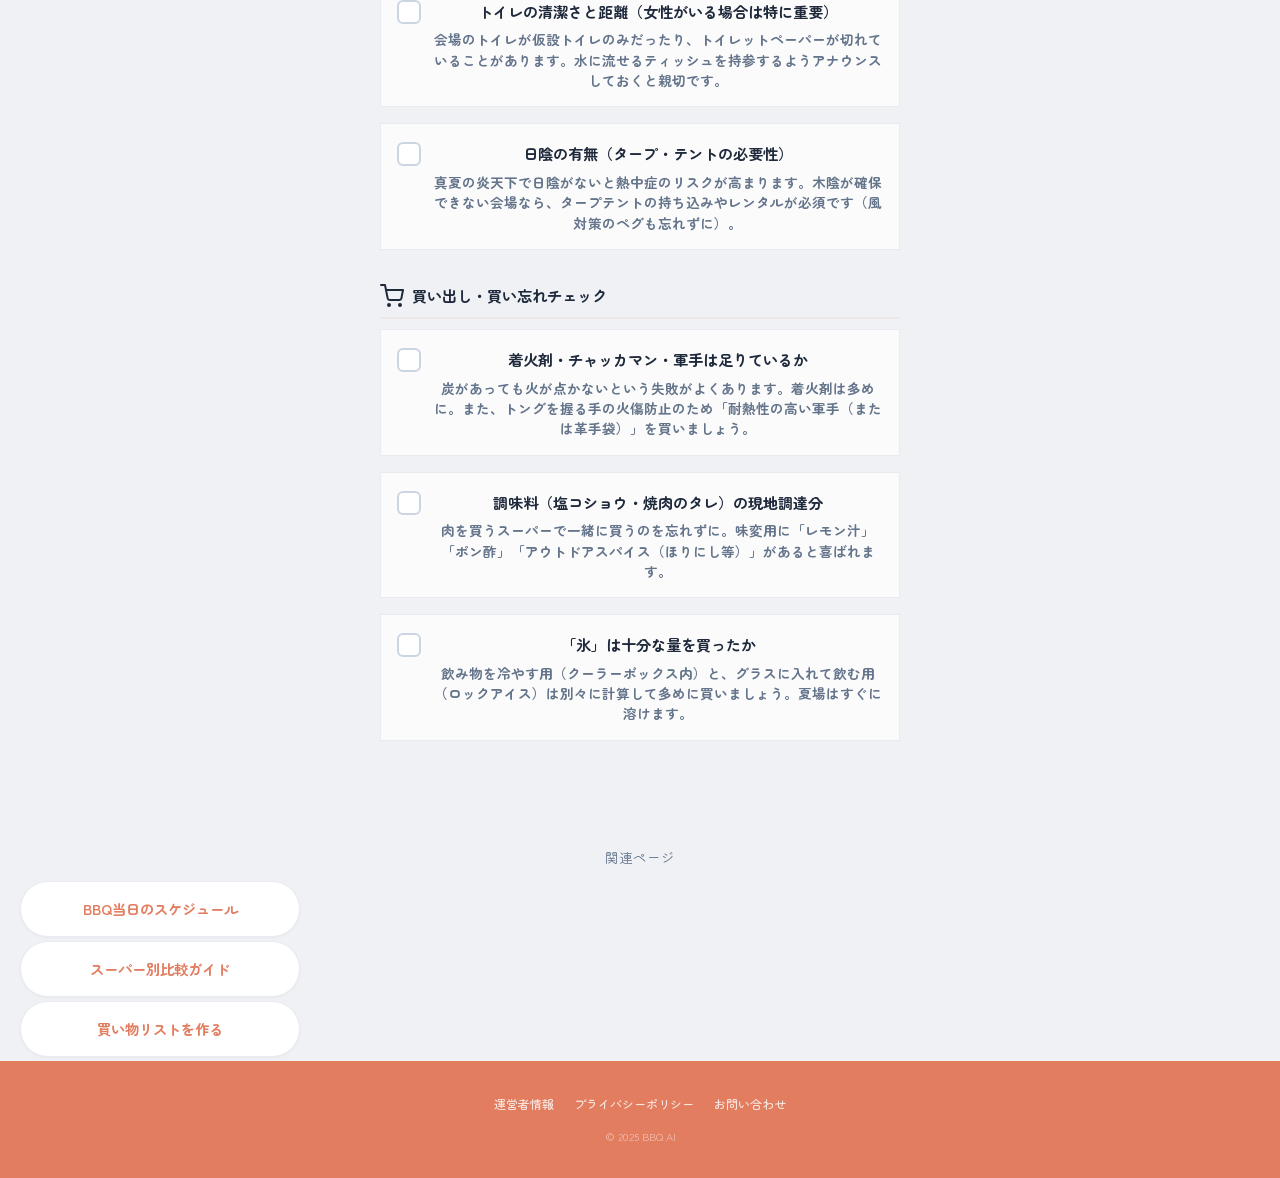
<file: checklist.html>
<!DOCTYPE html>
<html lang="ja">

<head>
    <meta charset="UTF-8">
    <meta name="viewport" content="width=device-width, initial-scale=1.0">
    <title>失敗しない！BBQ幹事の事前確認・見落としチェックリスト | BBQ AI</title>
    <meta name="description" content="BBQ当日に「しまった！」を防ぐためのチェックリスト。アレルギー確認から、ゴミ捨て場・水場・トイレ・調理スペースなど、会場選びで見落としがちなポイントを網羅しています。">
    <meta property="og:title" content="失敗しない！BBQ幹事の事前確認・見落としチェックリスト | BBQ AI">
    <meta property="og:description" content="BBQ当日に「しまった！」を防ぐためのチェックリスト。アレルギー確認から会場の設備確認まで幹事が見落としがちなポイントを網羅。">
    <meta property="og:type" content="article">
    <meta property="og:url" content="https://ref-box.com/bbq-ai/checklist.html">
    <meta property="og:site_name" content="BBQ AI">
    <meta property="og:image" content="https://ref-box.com/bbq-ai/ogp.png">
    <meta property="og:image:width" content="1200">
    <meta property="og:image:height" content="630">
    <meta name="twitter:card" content="summary_large_image">
    <meta name="twitter:title" content="失敗しない！BBQ幹事の事前確認・見落としチェックリスト | BBQ AI">
    <meta name="twitter:description" content="BBQ当日に「しまった！」を防ぐためのチェックリスト。アレルギー確認から会場の設備確認まで幹事が見落としがちなポイントを網羅。">
    <meta name="twitter:image" content="https://ref-box.com/bbq-ai/ogp.png">
    <link rel="canonical" href="https://ref-box.com/bbq-ai/checklist.html">
    <script type="application/ld+json">
    {
      "@context": "https://schema.org",
      "@type": "Article",
      "headline": "失敗しない！BBQ幹事の事前確認・見落としチェックリスト",
      "description": "BBQ当日に「しまった！」を防ぐためのチェックリスト。アレルギー確認から、ゴミ捨て場・水場・トイレ・調理スペースなど、会場選びで見落としがちなポイントを網羅しています。",
      "url": "https://ref-box.com/bbq-ai/checklist.html",
      "inLanguage": "ja",
      "publisher": { "@type": "Organization", "name": "BBQ AI", "url": "https://ref-box.com/bbq-ai/" }
    }
    </script>

    <link rel="preconnect" href="https://fonts.googleapis.com">
    <link rel="preconnect" href="https://fonts.gstatic.com" crossorigin>
    <link href="https://fonts.googleapis.com/css2?family=Zen+Maru+Gothic:wght@400;500;700&display=swap" rel="stylesheet">

    <!-- Google AdSense -->
    <script async src="https://pagead2.googlesyndication.com/pagead/js/adsbygoogle.js?client=ca-pub-4267979139542594"
        crossorigin="anonymous"></script>

    <link rel="stylesheet" href="style.css">
    <style>
        /* チェックリスト専用スタイル */
        .checklist-section {
            margin-bottom: 40px;
        }

        .checklist-group {
            margin-bottom: 24px;
        }

        .checklist-group-title {
            font-size: 1.1rem;
            color: var(--brand);
            border-bottom: 2px solid var(--brand-bg);
            padding-bottom: 8px;
            margin-bottom: 16px;
            display: flex;
            align-items: center;
            gap: 8px;
        }

        .checklist-item {
            display: flex;
            align-items: flex-start;
            gap: 12px;
            margin-bottom: 16px;
            background: #fbfbfb;
            padding: 16px;
            border-radius: var(--radius-card);
            border: 1px solid var(--border);
            transition: border-color 0.2s, background-color 0.2s;
            cursor: pointer;
        }

        .checklist-item:hover {
            border-color: var(--brand);
            background: #fdfdfd;
        }

        /* カスタムチェックボックス */
        .check-input {
            appearance: none;
            -webkit-appearance: none;
            width: 24px;
            height: 24px;
            border: 2px solid #cbd5e1;
            border-radius: 6px;
            background: #fff;
            cursor: pointer;
            position: relative;
            flex-shrink: 0;
            margin-top: 2px;
            transition: all 0.2s;
        }

        .check-input:checked {
            background-color: var(--brand);
            border-color: var(--brand);
        }

        .check-input:checked::after {
            content: '';
            position: absolute;
            left: 7px;
            top: 3px;
            width: 6px;
            height: 12px;
            border: solid white;
            border-width: 0 2.5px 2.5px 0;
            transform: rotate(45deg);
        }

        .check-content {
            flex: 1;
        }

        .check-title {
            font-weight: 700;
            color: var(--text);
            margin-bottom: 4px;
            font-size: 0.95rem;
            transition: color 0.2s;
        }

        .check-desc {
            font-size: 0.85rem;
            color: var(--text-sub);
            line-height: 1.5;
        }

        /* チェック時のスタイル変化 */
        .check-input:checked ~ .check-content .check-title {
            color: #94A3B8;
            text-decoration: line-through;
        }
        
        .check-input:checked ~ .check-content .check-desc {
            color: #CBD5E1;
        }

        .checklist-intro {
            background: #fff8f1;
            border-left: 4px solid var(--accent);
            padding: 16px;
            margin-bottom: 32px;
            border-radius: 0 var(--radius-card) var(--radius-card) 0;
        }

        .checklist-intro p {
            margin: 0;
            font-size: 0.9rem;
            color: var(--text);
            line-height: 1.6;
        }

        /* 進行度バー */
        .progress-container {
            position: sticky;
            top: 0;
            background: rgba(255,255,255,0.95);
            backdrop-filter: blur(4px);
            padding: 16px 0;
            margin-bottom: 24px;
            z-index: 10;
            border-bottom: 1px solid var(--border);
        }
        
        .progress-text {
            display: flex;
            justify-content: space-between;
            font-size: 0.85rem;
            font-weight: 700;
            color: var(--brand);
            margin-bottom: 8px;
        }
        
        .progress-bar-bg {
            height: 8px;
            background: #e2e8f0;
            border-radius: 4px;
            overflow: hidden;
        }
        
        .progress-bar-fill {
            height: 100%;
            background: var(--brand);
            width: 0%;
            transition: width 0.3s ease;
        }
    </style>
</head>

<body>
    <header class="site-header">
        <h1 class="site-title">BBQ AI</h1>
        <p class="site-subtitle">失敗しない！事前確認・見落としチェックリスト</p>
    </header>

    <main class="static-page">
        <a href="index.html" class="back-link">← トップに戻る</a>

        <h1>幹事の事前確認・見落としチェックリスト</h1>

        <div class="checklist-intro">
            <p>BBQの成功は「事前の確認」にかかっています。「行ってから気づいた！」というトラブルを防ぐため、メンバーへの確認事項や会場設備のチェックポイントをまとめました。</p>
        </div>

        <!-- 進行度バー -->
        <div class="progress-container">
            <div class="progress-text">
                <span>チェック進捗</span>
                <span id="progressText">0 / 0</span>
            </div>
            <div class="progress-bar-bg">
                <div class="progress-bar-fill" id="progressBar"></div>
            </div>
        </div>

        <div class="checklist-section">
            <div class="checklist-group">
                <h2 class="checklist-group-title">
                    <svg width="24" height="24" viewBox="0 0 24 24" fill="none" stroke="currentColor" stroke-width="2" stroke-linecap="round" stroke-linejoin="round"><path d="M17 21v-2a4 4 0 0 0-4-4H5a4 4 0 0 0-4 4v2"></path><circle cx="9" cy="7" r="4"></circle><path d="M23 21v-2a4 4 0 0 0-3-3.87"></path><path d="M16 3.13a4 4 0 0 1 0 7.75"></path></svg>
                    参加メンバーへの確認事項（1週間前まで）
                </h2>
                
                <label class="checklist-item">
                    <input type="checkbox" class="check-input">
                    <div class="check-content">
                        <div class="check-title">食物アレルギー・宗教上の理由（ハラール等）の確認</div>
                        <div class="check-desc">エビ、カニなどの甲殻類や、牛肉・豚肉がNGな人がいないか必ず全員にヒアリングしましょう。該当者がいる場合は、専用のトングや網の区画分けも検討します。</div>
                    </div>
                </label>
                
                <label class="checklist-item">
                    <input type="checkbox" class="check-input">
                    <div class="check-content">
                        <div class="check-title">交通手段（車・電車）とアルコールを飲む人の確認</div>
                        <div class="check-desc">車で来る人（ハンドルキーパー）はノンアルコール飲料を多めに準備します。また、駐車場代の精算を割り勘に含めるかどうかも事前に決めておくとスムーズです。</div>
                    </div>
                </label>
                
                <label class="checklist-item">
                    <input type="checkbox" class="check-input">
                    <div class="check-content">
                        <div class="check-title">各自が持ってくるアイテムの担当決め</div>
                        <div class="check-desc">クーラーボックス、折りたたみ椅子、Bluetoothスピーカーなど、誰が何を持ってくるかを明確にしてLINEのノートなどにまとめておきましょう。</div>
                    </div>
                </label>
            </div>

            <div class="checklist-group">
                <h2 class="checklist-group-title">
                    <svg width="24" height="24" viewBox="0 0 24 24" fill="none" stroke="currentColor" stroke-width="2" stroke-linecap="round" stroke-linejoin="round"><path d="M21 10c0 7-9 13-9 13s-9-6-9-13a9 9 0 0 1 18 0z"></path><circle cx="12" cy="10" r="3"></circle></svg>
                    会場の設備確認（見落としがちなポイント）
                </h2>
                
                <label class="checklist-item">
                    <input type="checkbox" class="check-input">
                    <div class="check-content">
                        <div class="check-title">ゴミ捨て場の有無と分別のルール</div>
                        <div class="check-desc">「ゴミは持ち帰り」の会場も多いです。持ち帰りの場合は、誰の車に積むか、臭いが漏れない厚手のゴミ袋と縛るための紐があるかを確認しましょう。</div>
                    </div>
                </label>
                
                <label class="checklist-item">
                    <input type="checkbox" class="check-input">
                    <div class="check-content">
                        <div class="check-title">使用済みの「炭（灰）」の捨て場</div>
                        <div class="check-desc">一般のゴミ箱には絶対に捨てられません。灰捨て場（炭壺）があるか確認し、ない場合は「火消し壺」か、完全に鎮火させて持ち帰るための厚手のアルミホイル等が必要です。</div>
                    </div>
                </label>

                <label class="checklist-item">
                    <input type="checkbox" class="check-input">
                    <div class="check-content">
                        <div class="check-title">水場・水道への距離</div>
                        <div class="check-desc">手洗いや網を洗うための水回り（炊事棟など）が遠いと非常に不便です。遠い場合は、ウォータージャグ（水タンク）やウェットティッシュを多めに用意しましょう。</div>
                    </div>
                </label>

                <label class="checklist-item">
                    <input type="checkbox" class="check-input">
                    <div class="check-content">
                        <div class="check-title">まな板を置いて「野菜などを切るスペース」はあるか</div>
                        <div class="check-desc">機材レンタルの場合、コンロやテーブルはあっても「調理台」がないことがよくあります。スペースがない場合は、自宅で事前に野菜を切ってジップロックに入れて持参するのが鉄則です。</div>
                    </div>
                </label>

                <label class="checklist-item">
                    <input type="checkbox" class="check-input">
                    <div class="check-content">
                        <div class="check-title">トイレの清潔さと距離（女性がいる場合は特に重要）</div>
                        <div class="check-desc">会場のトイレが仮設トイレのみだったり、トイレットペーパーが切れていることがあります。水に流せるティッシュを持参するようアナウンスしておくと親切です。</div>
                    </div>
                </label>

                <label class="checklist-item">
                    <input type="checkbox" class="check-input">
                    <div class="check-content">
                        <div class="check-title">日陰の有無（タープ・テントの必要性）</div>
                        <div class="check-desc">真夏の炎天下で日陰がないと熱中症のリスクが高まります。木陰が確保できない会場なら、タープテントの持ち込みやレンタルが必須です（風対策のペグも忘れずに）。</div>
                    </div>
                </label>
            </div>

            <div class="checklist-group">
                <h2 class="checklist-group-title">
                    <svg width="24" height="24" viewBox="0 0 24 24" fill="none" stroke="currentColor" stroke-width="2" stroke-linecap="round" stroke-linejoin="round"><circle cx="9" cy="21" r="1"></circle><circle cx="20" cy="21" r="1"></circle><path d="M1 1h4l2.68 13.39a2 2 0 0 0 2 1.61h9.72a2 2 0 0 0 2-1.61L23 6H6"></path></svg>
                    買い出し・買い忘れチェック
                </h2>
                
                <label class="checklist-item">
                    <input type="checkbox" class="check-input">
                    <div class="check-content">
                        <div class="check-title">着火剤・チャッカマン・軍手は足りているか</div>
                        <div class="check-desc">炭があっても火が点かないという失敗がよくあります。着火剤は多めに。また、トングを握る手の火傷防止のため「耐熱性の高い軍手（または革手袋）」を買いましょう。</div>
                    </div>
                </label>
                
                <label class="checklist-item">
                    <input type="checkbox" class="check-input">
                    <div class="check-content">
                        <div class="check-title">調味料（塩コショウ・焼肉のタレ）の現地調達分</div>
                        <div class="check-desc">肉を買うスーパーで一緒に買うのを忘れずに。味変用に「レモン汁」「ポン酢」「アウトドアスパイス（ほりにし等）」があると喜ばれます。</div>
                    </div>
                </label>
                
                <label class="checklist-item">
                    <input type="checkbox" class="check-input">
                    <div class="check-content">
                        <div class="check-title">「氷」は十分な量を買ったか</div>
                        <div class="check-desc">飲み物を冷やす用（クーラーボックス内）と、グラスに入れて飲む用（ロックアイス）は別々に計算して多めに買いましょう。夏場はすぐに溶けます。</div>
                    </div>
                </label>
            </div>
        </div>
    </main>

    <nav aria-label="関連ページ" style="text-align:center; padding: 32px 16px 0;">
        <p style="font-size:0.85rem; color:var(--text-sub); margin-bottom:12px;">関連ページ</p>
        <a href="schedule.html" class="btn btn-link" style="margin: 4px;">BBQ当日のスケジュール</a>
        <a href="supermarkets.html" class="btn btn-link" style="margin: 4px;">スーパー別比較ガイド</a>
        <a href="index.html" class="btn btn-link" style="margin: 4px;">買い物リストを作る</a>
    </nav>

    <footer class="site-footer">
        <div class="footer-inner">
            <nav class="footer-nav" aria-label="フッターナビゲーション">
                <a href="about.html">運営者情報</a>
                <a href="privacy.html">プライバシーポリシー</a>
                <a href="contact.html">お問い合わせ</a>
            </nav>
            <p class="footer-copy">&copy; 2025 BBQ AI</p>
        </div>
    </footer>

    <!-- チェックリストのスクリプト -->
    <script>
        document.addEventListener('DOMContentLoaded', () => {
            const checkboxes = document.querySelectorAll('.check-input');
            const progressText = document.getElementById('progressText');
            const progressBar = document.getElementById('progressBar');
            const total = checkboxes.length;
            
            // ローカルストレージにチェック状態を保存/復元するキー
            const CHECKKEY = 'bbqChecklistProgress';

            // 初期状態の復元
            const savedProgress = localStorage.getItem(CHECKKEY);
            if(savedProgress) {
                try {
                    const parsed = JSON.parse(savedProgress);
                    checkboxes.forEach((cb, index) => {
                        cb.checked = parsed[index] || false;
                    });
                } catch(e) {}
            }

            function updateProgress() {
                const checkedCount = document.querySelectorAll('.check-input:checked').length;
                progressText.textContent = `${checkedCount} / ${total}`;
                
                const percentage = (checkedCount / total) * 100;
                progressBar.style.width = `${percentage}%`;
                
                if (percentage === 100) {
                    progressBar.style.backgroundColor = '#10B981'; // 完了時は緑色に
                } else {
                    progressBar.style.backgroundColor = 'var(--brand)';
                }

                // 状態を保存
                const states = Array.from(checkboxes).map(cb => cb.checked);
                localStorage.setItem(CHECKKEY, JSON.stringify(states));
            }

            // 初期計算
            updateProgress();

            // イベントリスナー
            checkboxes.forEach(cb => {
                cb.addEventListener('change', updateProgress);
            });
        });
    </script>
</body>

</html>
</file>
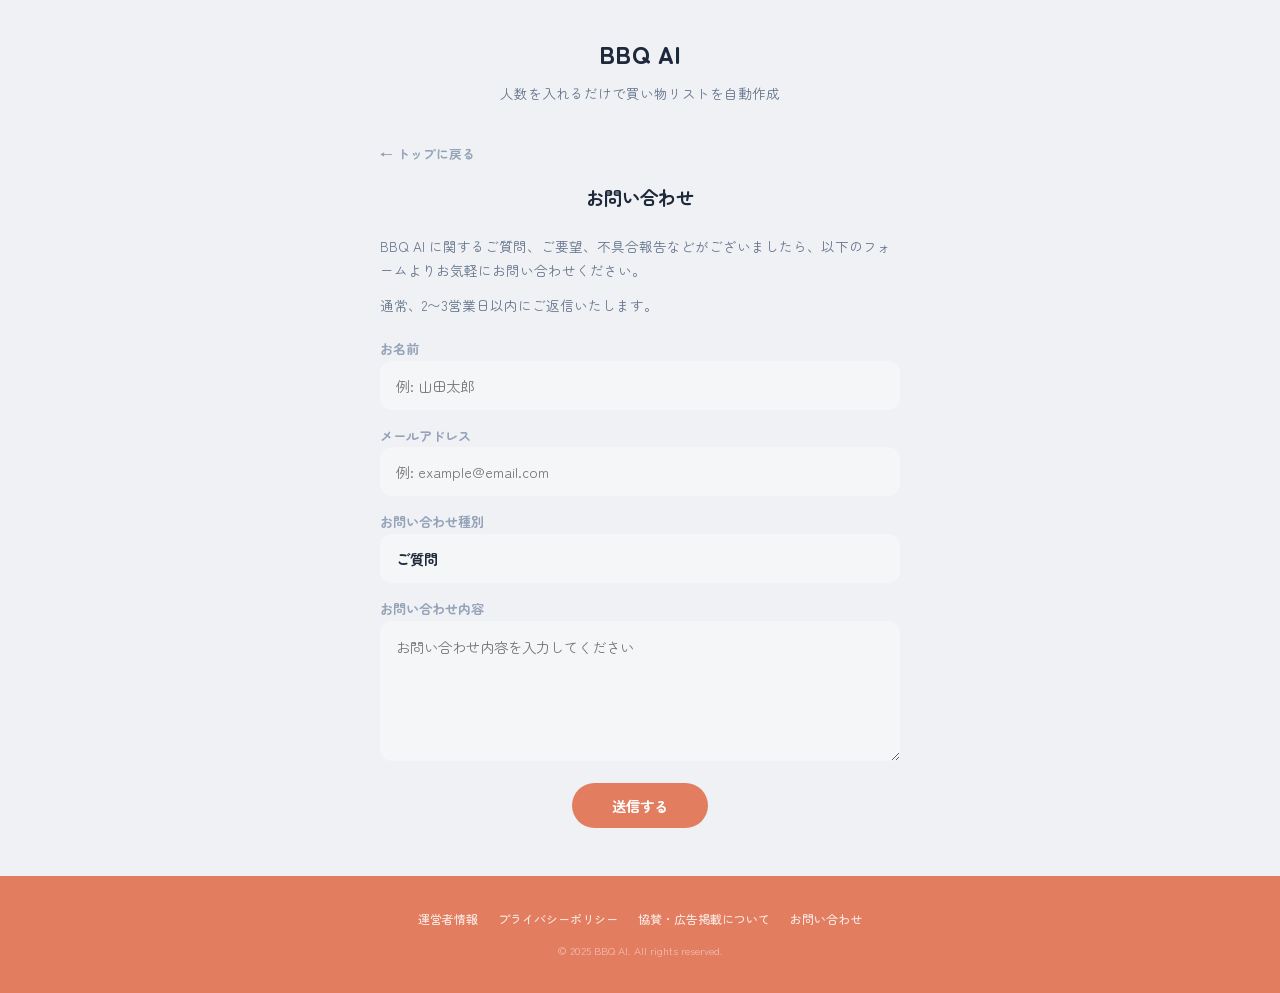
<file: contact.html>
<!DOCTYPE html>
<html lang="ja">

<head>
    <meta charset="UTF-8">
    <meta name="viewport" content="width=device-width, initial-scale=1.0">
    <title>お問い合わせ | BBQ AI</title>
    <meta name="description" content="BBQ AIへのお問い合わせページ。ご質問・ご要望・不具合報告などお気軽にご連絡ください。">
    <meta property="og:title" content="お問い合わせ | BBQ AI">
    <meta property="og:description" content="BBQ AIへのお問い合わせページ。ご質問・ご要望・不具合報告などお気軽にご連絡ください。">
    <meta property="og:type" content="website">
    <meta property="og:url" content="https://ref-box.com/bbq-ai/contact.html">
    <meta property="og:site_name" content="BBQ AI">
    <meta property="og:image" content="https://ref-box.com/bbq-ai/ogp.png">
    <meta property="og:image:width" content="1200">
    <meta property="og:image:height" content="630">
    <meta name="twitter:card" content="summary_large_image">
    <meta name="twitter:title" content="お問い合わせ | BBQ AI">
    <meta name="twitter:description" content="BBQ AIへのお問い合わせページ。ご質問・ご要望・不具合報告などお気軽にご連絡ください。">
    <meta name="twitter:image" content="https://ref-box.com/bbq-ai/ogp.png">
    <link rel="canonical" href="https://ref-box.com/bbq-ai/contact.html">

    <!-- Google AdSense -->
    <script async src="https://pagead2.googlesyndication.com/pagead/js/adsbygoogle.js?client=ca-pub-4267979139542594"
        crossorigin="anonymous"></script>

    <link rel="preconnect" href="https://fonts.googleapis.com">
    <link rel="preconnect" href="https://fonts.gstatic.com" crossorigin>
    <link href="https://fonts.googleapis.com/css2?family=Zen+Maru+Gothic:wght@400;500;700&display=swap" rel="stylesheet">
    <link rel="stylesheet" href="style.css">
</head>

<body>
    <header class="site-header">
        <h1 class="site-title">BBQ AI</h1>
        <p class="site-subtitle">人数を入れるだけで買い物リストを自動作成</p>
    </header>

    <main class="static-page">
        <a href="index.html" class="back-link">← トップに戻る</a>

        <h1>お問い合わせ</h1>

        <p>BBQ AI に関するご質問、ご要望、不具合報告などがございましたら、以下のフォームよりお気軽にお問い合わせください。</p>
        <p>通常、2〜3営業日以内にご返信いたします。</p>

        <form class="contact-form" id="contactForm">
            <div>
                <label for="contactName">お名前</label>
                <input type="text" id="contactName" name="name" placeholder="例: 山田太郎" required>
            </div>
            <div>
                <label for="contactEmail">メールアドレス</label>
                <input type="email" id="contactEmail" name="email" placeholder="例: example@email.com" required>
            </div>
            <div>
                <label for="contactCategory">お問い合わせ種別</label>
                <select id="contactCategory" name="category">
                    <option value="question">ご質問</option>
                    <option value="request">ご要望・機能リクエスト</option>
                    <option value="bug">不具合報告</option>
                    <option value="sponsor">協賛・広告掲載について</option>
                    <option value="other">その他</option>
                </select>
            </div>
            <div>
                <label for="contactMessage">お問い合わせ内容</label>
                <textarea id="contactMessage" name="message" placeholder="お問い合わせ内容を入力してください" required></textarea>
            </div>
            <button type="submit" id="submitBtn" class="btn btn-primary" style="width:auto;padding:12px 40px;">送信する</button>
        </form>

        <!-- 送信後に表示するメッセージ（初期は非表示） -->
        <div id="submitResult" style="display:none; text-align:center; padding: 40px 20px;">
            <div style="font-size: 2.5rem; margin-bottom: 16px;">✓</div>
            <h2 style="font-size: 1.2rem; font-weight: 700; margin-bottom: 12px; color: var(--text);">お問い合わせを送信しました</h2>
            <p style="font-size: 0.9rem; color: var(--text-sub); line-height: 1.7;">内容を確認次第、順次ご返信いたします。<br>しばらくお待ちください。</p>
            <a href="index.html" class="btn btn-link" style="margin-top: 24px; display: inline-block;">トップページに戻る</a>
        </div>

        <!-- エラーメッセージ（初期は非表示） -->
        <p id="errorMessage" style="display:none; margin-top: 12px; padding: 12px 16px; background: #FEF2F2; color: #DC2626; border-radius: 12px; font-size: 0.85rem; text-align: center;"></p>

        <script>
            // GASのウェブアプリのURL
            const GAS_URL = "https://script.google.com/macros/s/AKfycbxl-17_9DrzyMVJJEEe2XliJlGujHPlUkMPojWBIqe53elYnZl41nby755nAwq9w9UR/exec";

            document.getElementById('contactForm').addEventListener('submit', function (e) {
                e.preventDefault();
                
                const submitBtn = document.getElementById('submitBtn');
                const originalText = submitBtn.textContent;
                const errorMsg = document.getElementById('errorMessage');
                
                // エラーメッセージをリセット
                errorMsg.style.display = 'none';
                errorMsg.textContent = '';

                submitBtn.disabled = true;
                submitBtn.textContent = '送信中...';

                const formData = new FormData(this);

                fetch(GAS_URL, {
                    method: 'POST',
                    body: formData
                })
                .then(response => {
                    if (response.ok) {
                        // フォームを非表示にして完了メッセージを表示
                        document.getElementById('contactForm').style.display = 'none';
                        document.getElementById('submitResult').style.display = 'block';
                        // 注意書きも非表示に
                        const note = document.querySelector('.static-page > p[style*="color: #888"]');
                        if (note) note.style.display = 'none';
                    } else {
                        errorMsg.textContent = '送信に失敗しました。時間をおいて再度お試しください。';
                        errorMsg.style.display = 'block';
                    }
                })
                .catch(error => {
                    console.error('Error!', error.message);
                    errorMsg.textContent = '送信に失敗しました。通信環境をお確かめの上、再度お試しください。';
                    errorMsg.style.display = 'block';
                })
                .finally(() => {
                    submitBtn.disabled = false;
                    submitBtn.textContent = originalText;
                });
            });
        </script>
    </main>

    <footer class="site-footer">
        <div class="footer-inner">
            <nav class="footer-nav" aria-label="フッターナビゲーション">
                <a href="about.html">運営者情報</a>
                <a href="privacy.html">プライバシーポリシー</a>
                <a href="sponsor.html">協賛・広告掲載について</a>
                <a href="contact.html">お問い合わせ</a>
            </nav>
            <p class="footer-copy">&copy; 2025 BBQ AI. All rights reserved.</p>
        </div>
    </footer>
</body>

</html>
</file>
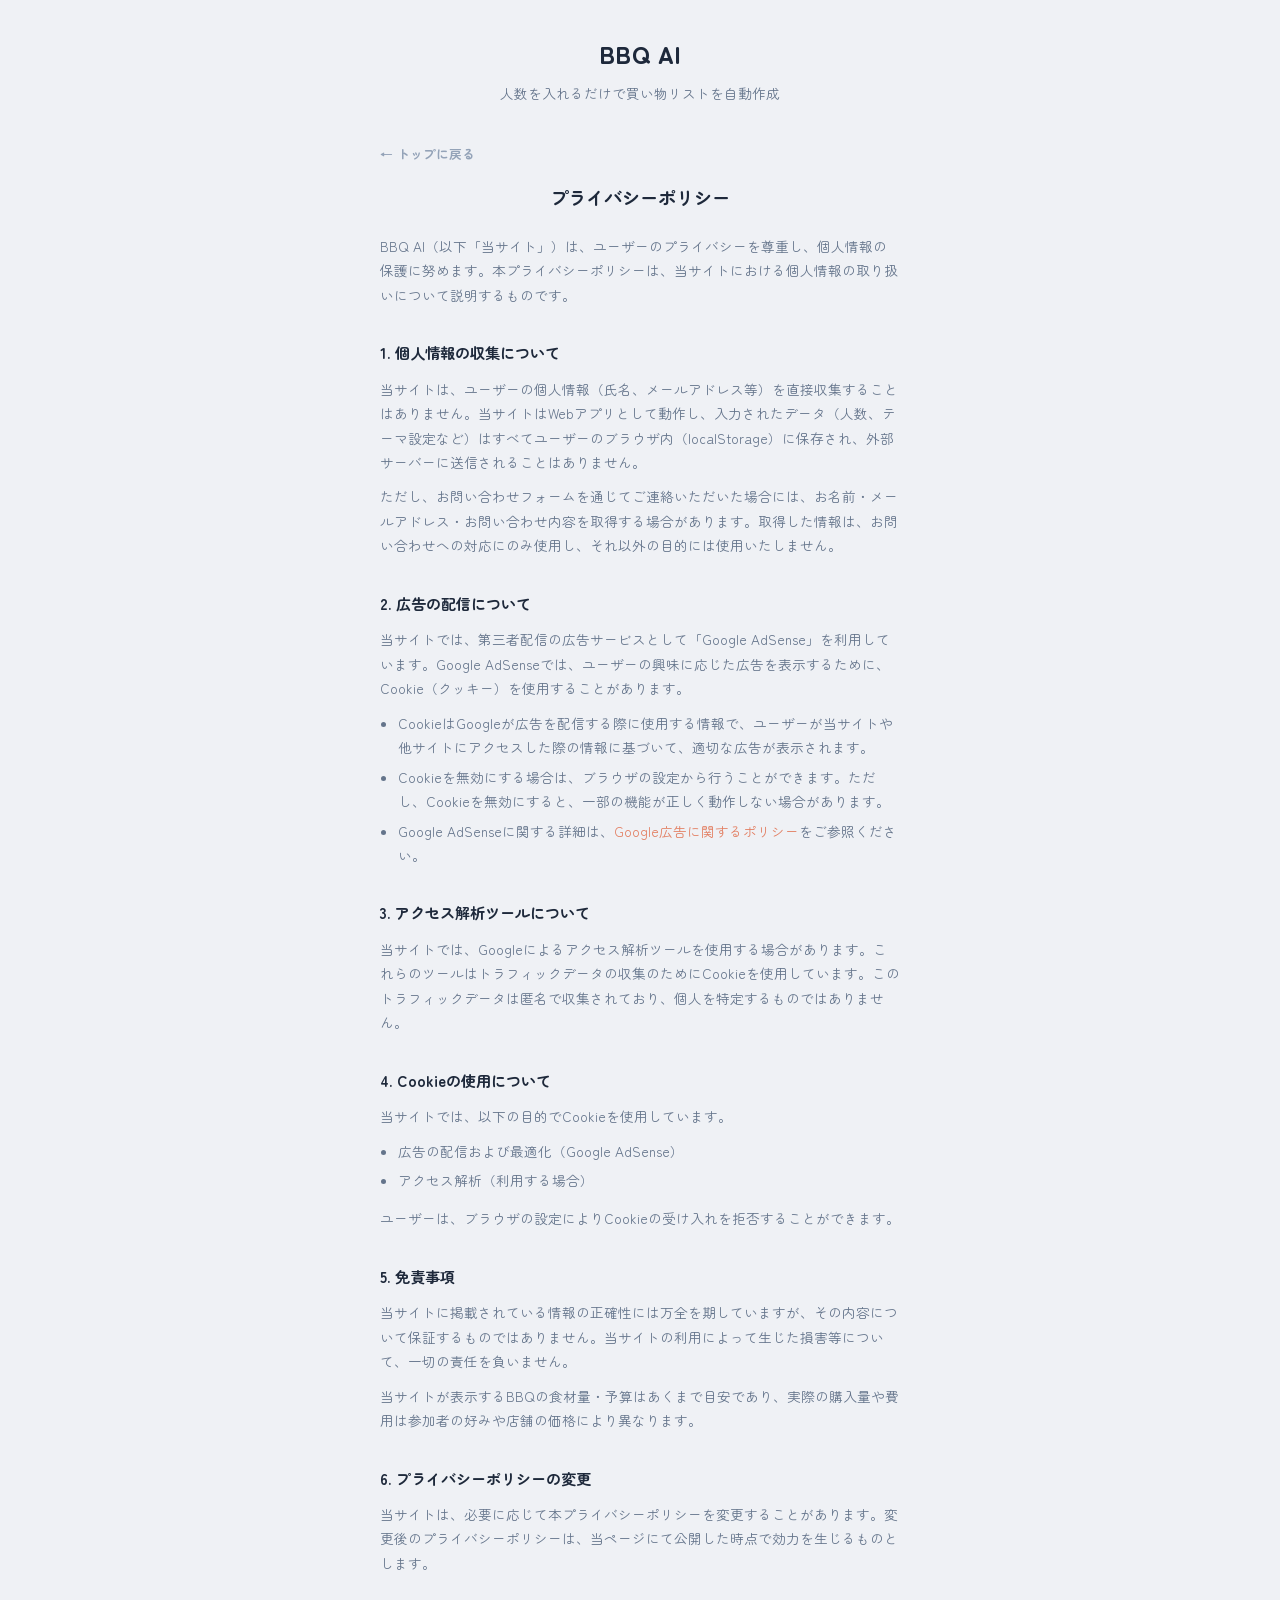
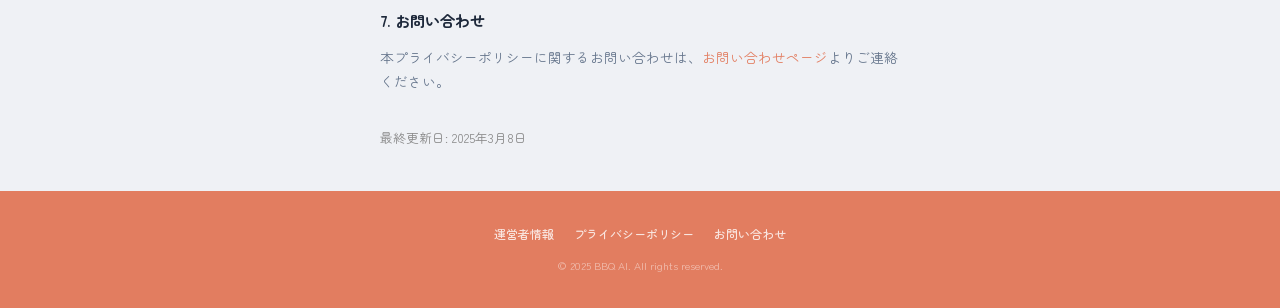
<file: privacy.html>
<!DOCTYPE html>
<html lang="ja">

<head>
    <meta charset="UTF-8">
    <meta name="viewport" content="width=device-width, initial-scale=1.0">
    <title>プライバシーポリシー | BBQ AI</title>
    <meta name="description" content="BBQ AIのプライバシーポリシー。個人情報の取り扱い、Cookie、Google AdSenseについて。">
    <meta property="og:title" content="プライバシーポリシー | BBQ AI">
    <meta property="og:description" content="BBQ AIのプライバシーポリシー。個人情報の取り扱い、Cookie、Google AdSenseについて。">
    <meta property="og:type" content="website">
    <meta property="og:url" content="https://ref-box.com/bbq-ai/privacy.html">
    <meta property="og:site_name" content="BBQ AI">
    <meta property="og:image" content="https://ref-box.com/bbq-ai/ogp.png">
    <meta property="og:image:width" content="1200">
    <meta property="og:image:height" content="630">
    <meta name="twitter:card" content="summary_large_image">
    <meta name="twitter:title" content="プライバシーポリシー | BBQ AI">
    <meta name="twitter:description" content="BBQ AIのプライバシーポリシー。個人情報の取り扱い、Cookie、Google AdSenseについて。">
    <meta name="twitter:image" content="https://ref-box.com/bbq-ai/ogp.png">
    <link rel="canonical" href="https://ref-box.com/bbq-ai/privacy.html">

    <!-- Google AdSense -->
    <script async src="https://pagead2.googlesyndication.com/pagead/js/adsbygoogle.js?client=ca-pub-4267979139542594"
        crossorigin="anonymous"></script>

    <link rel="preconnect" href="https://fonts.googleapis.com">
    <link rel="preconnect" href="https://fonts.gstatic.com" crossorigin>
    <link href="https://fonts.googleapis.com/css2?family=Zen+Maru+Gothic:wght@400;500;700&display=swap" rel="stylesheet">
    <link rel="stylesheet" href="style.css">
</head>

<body>
    <header class="site-header">
        <h1 class="site-title">BBQ AI</h1>
        <p class="site-subtitle">人数を入れるだけで買い物リストを自動作成</p>
    </header>

    <main class="static-page">
        <a href="index.html" class="back-link">← トップに戻る</a>

        <h1>プライバシーポリシー</h1>

        <p>BBQ AI（以下「当サイト」）は、ユーザーのプライバシーを尊重し、個人情報の保護に努めます。本プライバシーポリシーは、当サイトにおける個人情報の取り扱いについて説明するものです。</p>

        <h2>1. 個人情報の収集について</h2>
        <p>当サイトは、ユーザーの個人情報（氏名、メールアドレス等）を直接収集することはありません。当サイトはWebアプリとして動作し、入力されたデータ（人数、テーマ設定など）はすべてユーザーのブラウザ内（localStorage）に保存され、外部サーバーに送信されることはありません。</p>
        <p>ただし、お問い合わせフォームを通じてご連絡いただいた場合には、お名前・メールアドレス・お問い合わせ内容を取得する場合があります。取得した情報は、お問い合わせへの対応にのみ使用し、それ以外の目的には使用いたしません。</p>

        <h2>2. 広告の配信について</h2>
        <p>当サイトでは、第三者配信の広告サービスとして「Google AdSense」を利用しています。Google AdSenseでは、ユーザーの興味に応じた広告を表示するために、Cookie（クッキー）を使用することがあります。</p>
        <ul>
            <li>CookieはGoogleが広告を配信する際に使用する情報で、ユーザーが当サイトや他サイトにアクセスした際の情報に基づいて、適切な広告が表示されます。</li>
            <li>Cookieを無効にする場合は、ブラウザの設定から行うことができます。ただし、Cookieを無効にすると、一部の機能が正しく動作しない場合があります。</li>
            <li>Google AdSenseに関する詳細は、<a href="https://policies.google.com/technologies/ads?hl=ja" target="_blank" rel="noopener">Google広告に関するポリシー</a>をご参照ください。</li>
        </ul>

        <h2>3. アクセス解析ツールについて</h2>
        <p>当サイトでは、Googleによるアクセス解析ツールを使用する場合があります。これらのツールはトラフィックデータの収集のためにCookieを使用しています。このトラフィックデータは匿名で収集されており、個人を特定するものではありません。</p>

        <h2>4. Cookieの使用について</h2>
        <p>当サイトでは、以下の目的でCookieを使用しています。</p>
        <ul>
            <li>広告の配信および最適化（Google AdSense）</li>
            <li>アクセス解析（利用する場合）</li>
        </ul>
        <p>ユーザーは、ブラウザの設定によりCookieの受け入れを拒否することができます。</p>

        <h2>5. 免責事項</h2>
        <p>当サイトに掲載されている情報の正確性には万全を期していますが、その内容について保証するものではありません。当サイトの利用によって生じた損害等について、一切の責任を負いません。</p>
        <p>当サイトが表示するBBQの食材量・予算はあくまで目安であり、実際の購入量や費用は参加者の好みや店舗の価格により異なります。</p>

        <h2>6. プライバシーポリシーの変更</h2>
        <p>当サイトは、必要に応じて本プライバシーポリシーを変更することがあります。変更後のプライバシーポリシーは、当ページにて公開した時点で効力を生じるものとします。</p>

        <h2>7. お問い合わせ</h2>
        <p>本プライバシーポリシーに関するお問い合わせは、<a href="contact.html">お問い合わせページ</a>よりご連絡ください。</p>

        <p style="margin-top: 32px; font-size: 0.8rem; color: #888;">最終更新日: 2025年3月8日</p>
    </main>

    <footer class="site-footer">
        <div class="footer-inner">
            <nav class="footer-nav" aria-label="フッターナビゲーション">
                <a href="about.html">運営者情報</a>
                <a href="privacy.html">プライバシーポリシー</a>
                <a href="contact.html">お問い合わせ</a>
            </nav>
            <p class="footer-copy">&copy; 2025 BBQ AI. All rights reserved.</p>
        </div>
    </footer>
</body>

</html>
</file>
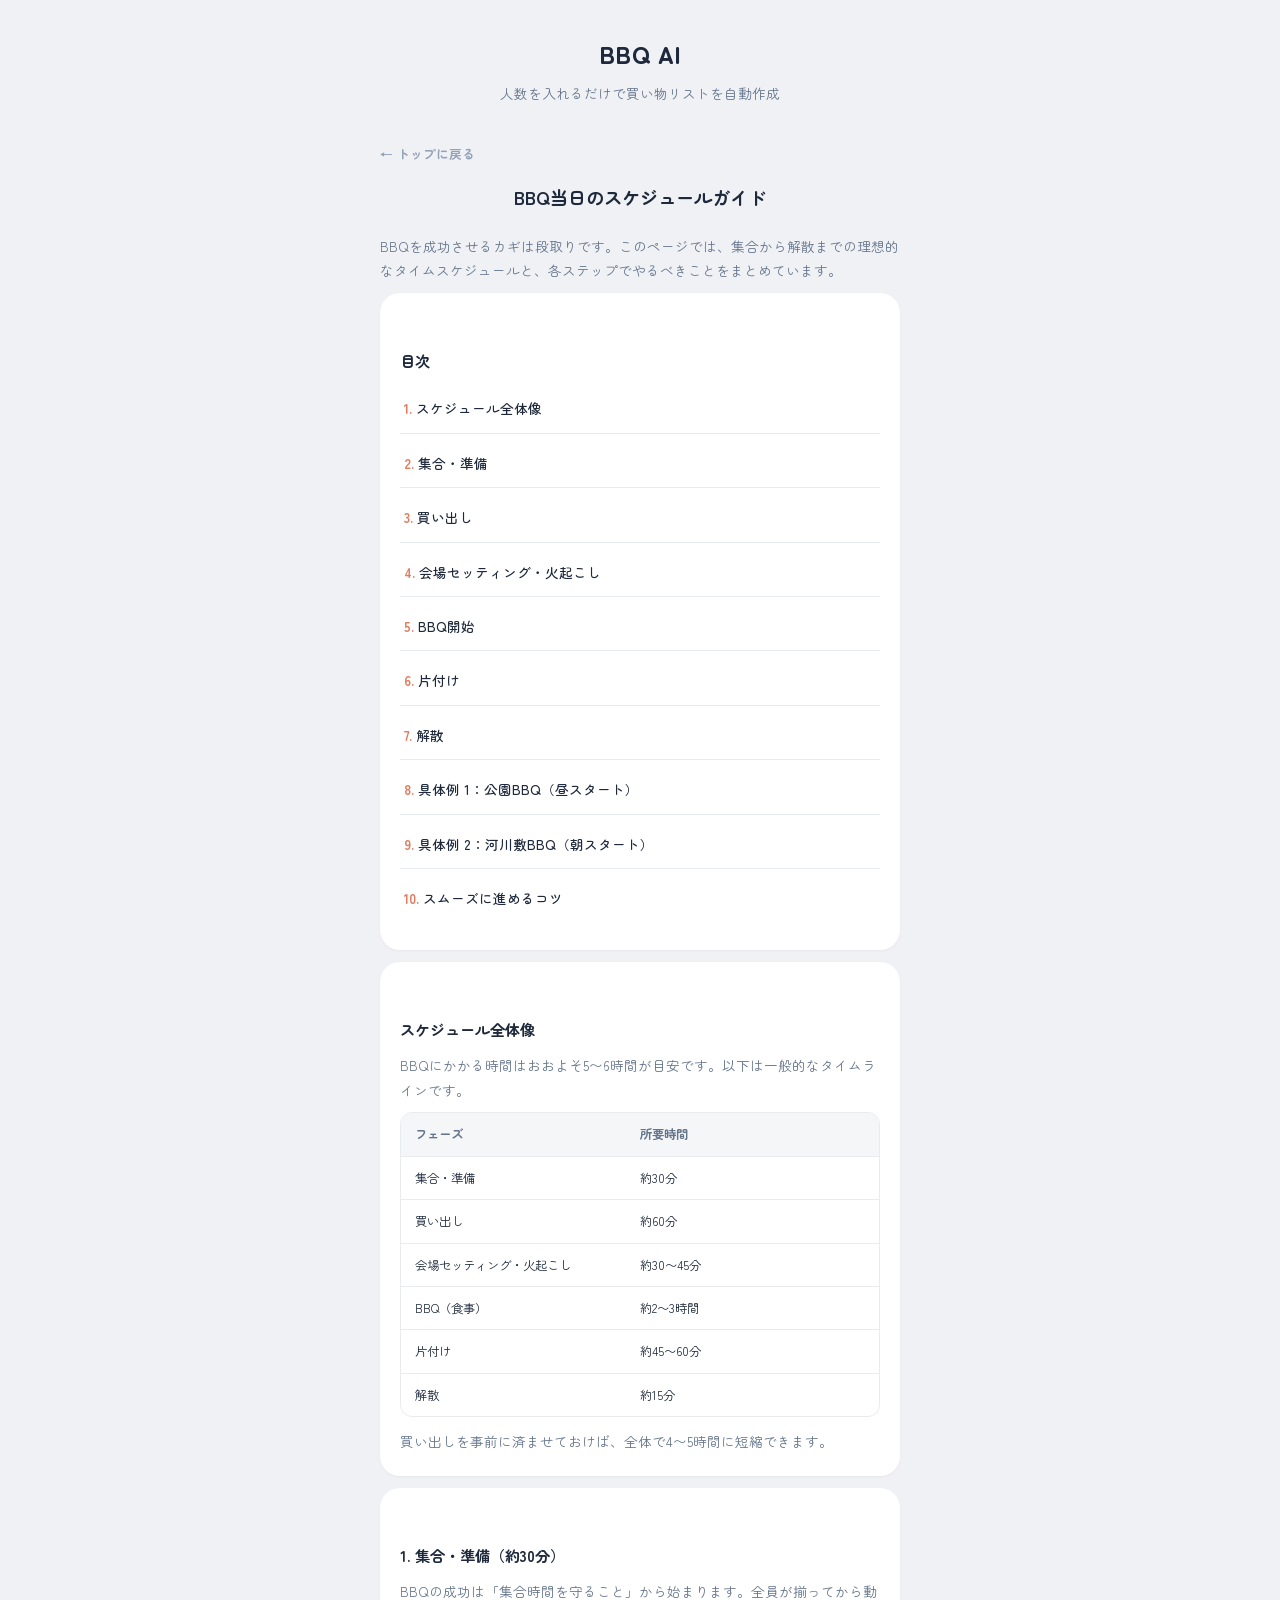
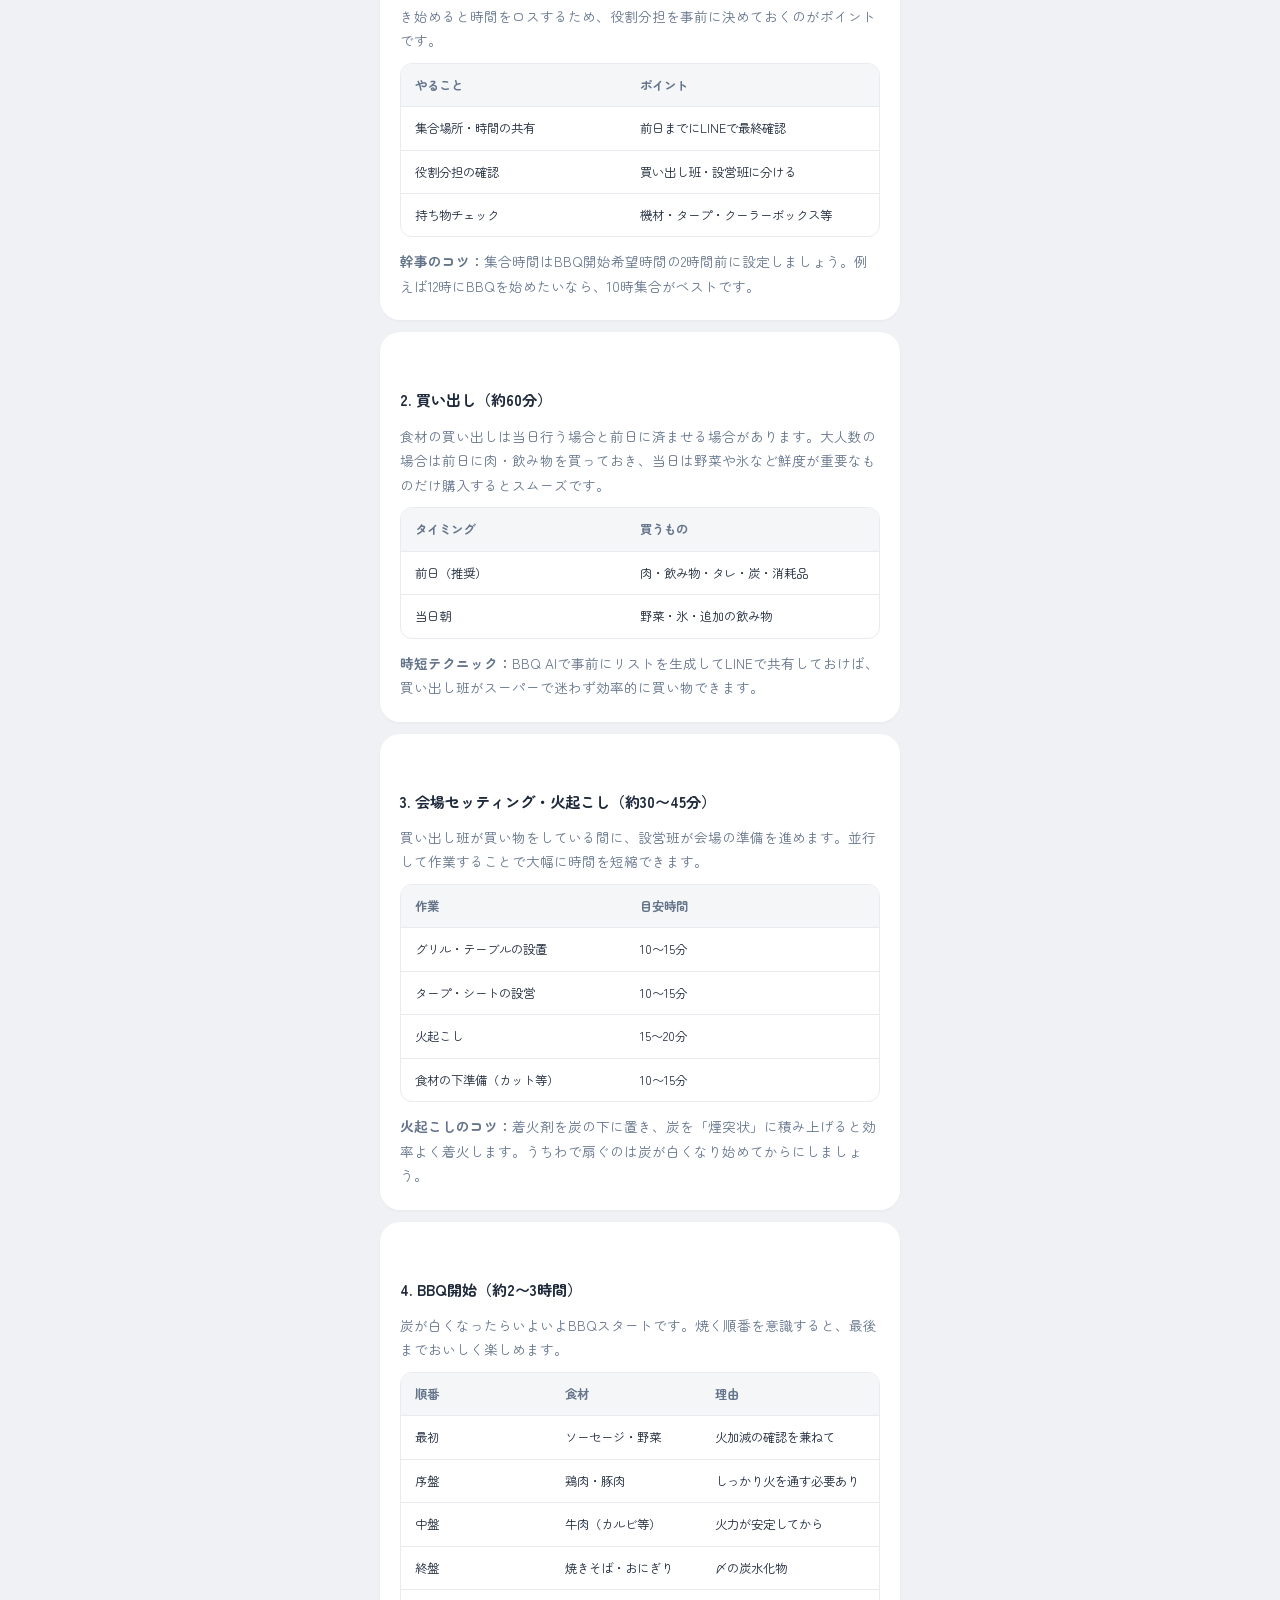
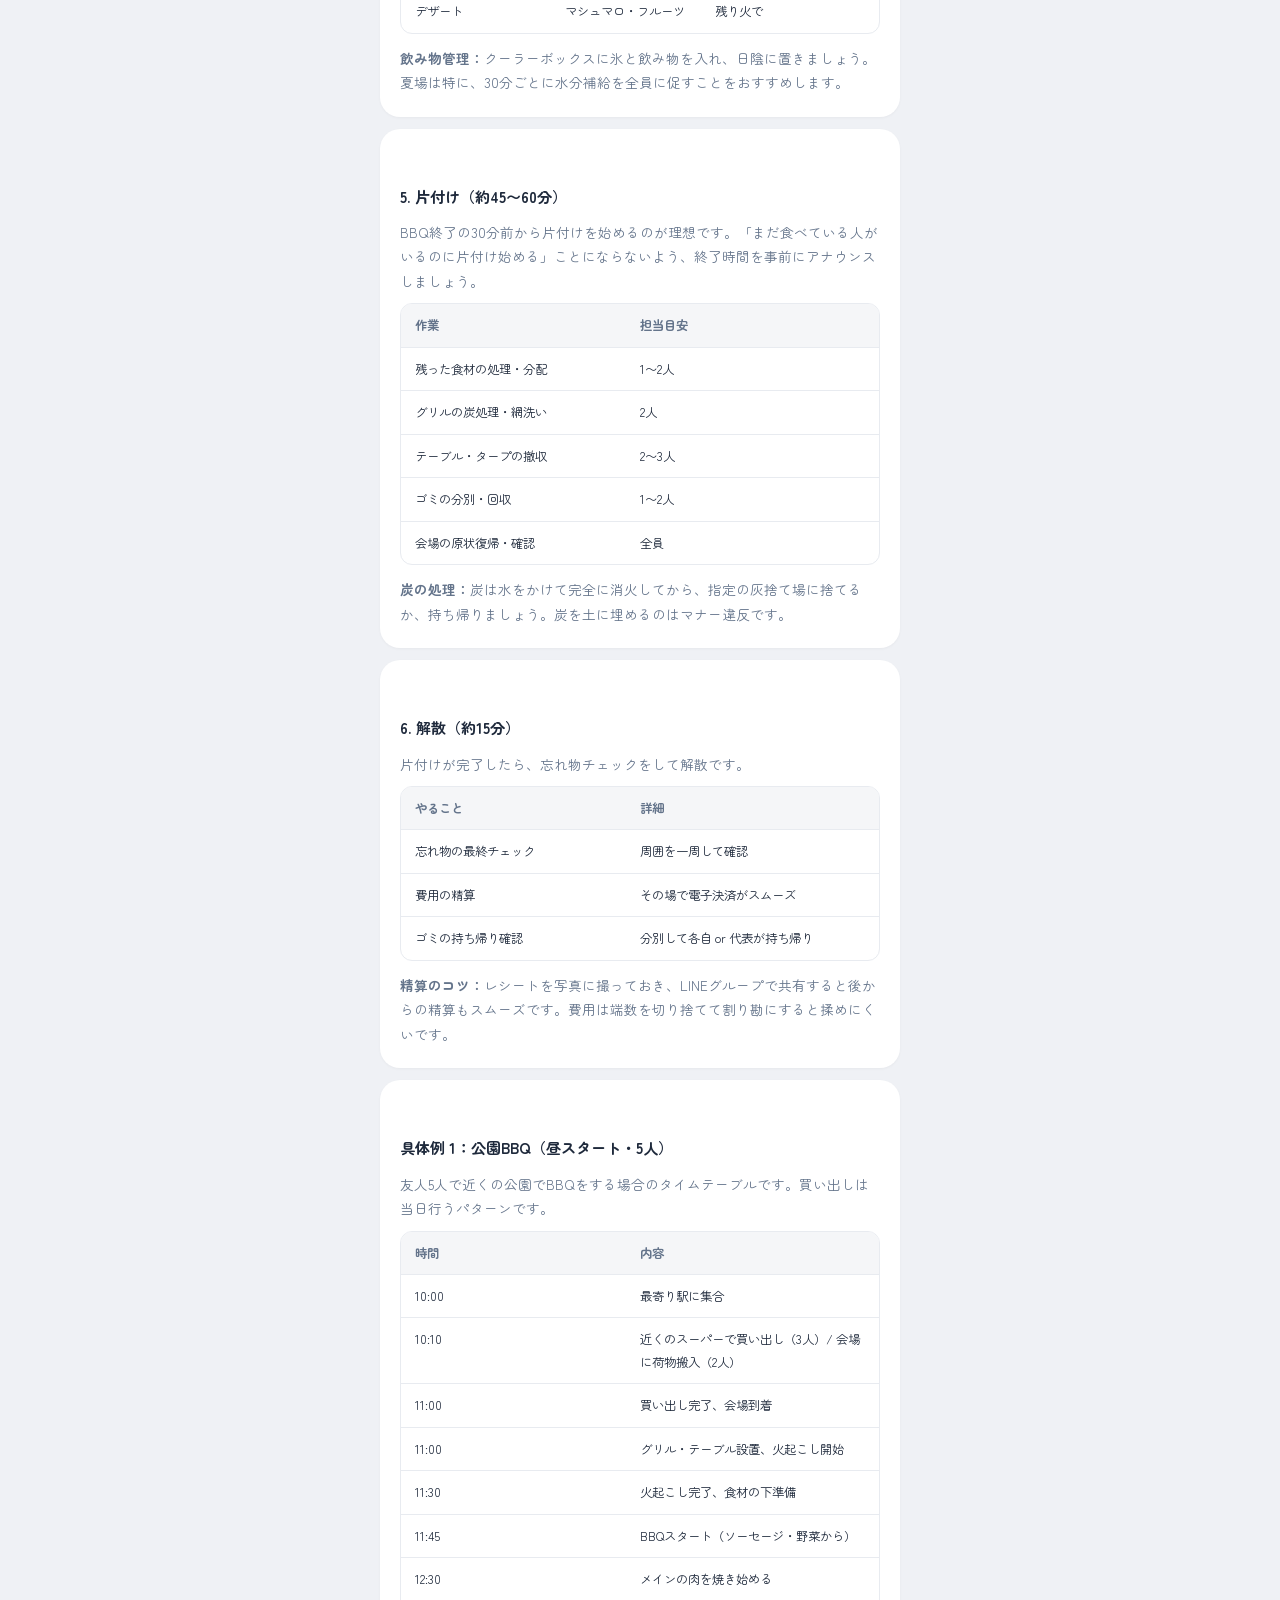
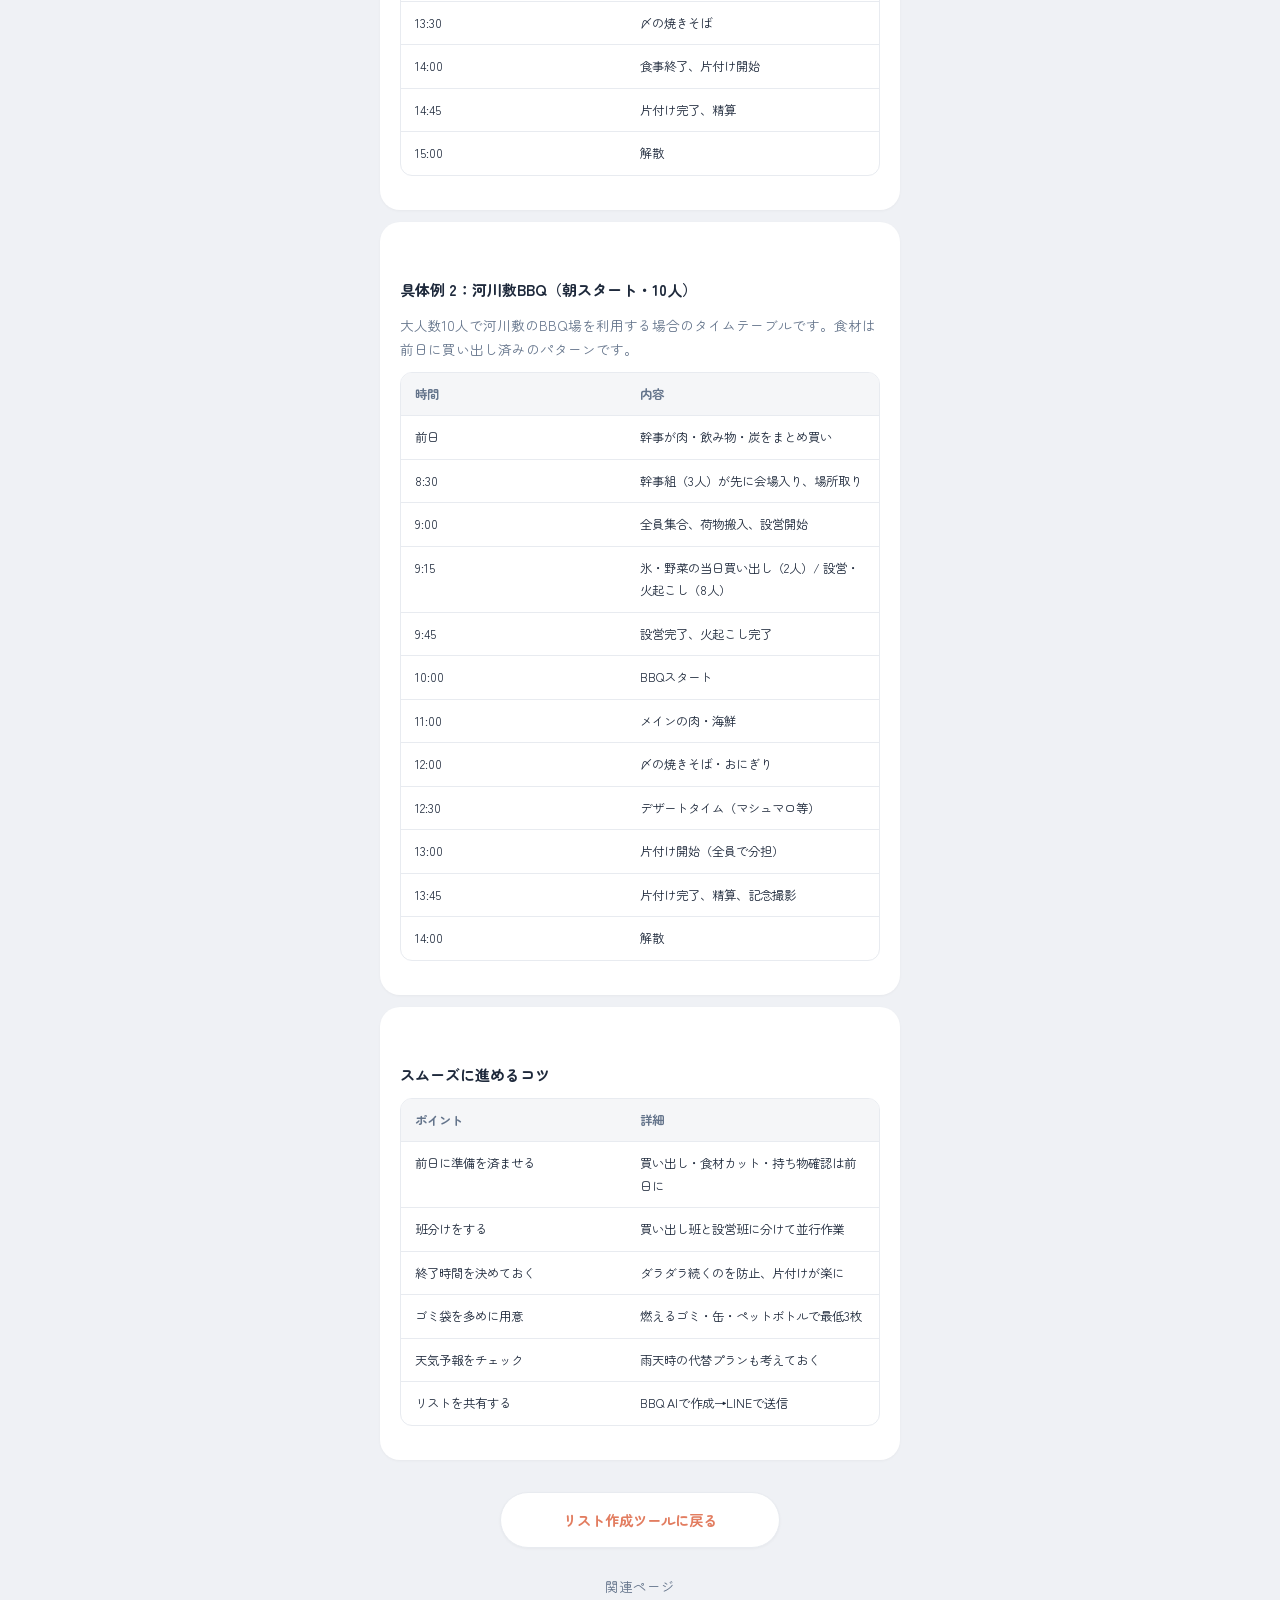
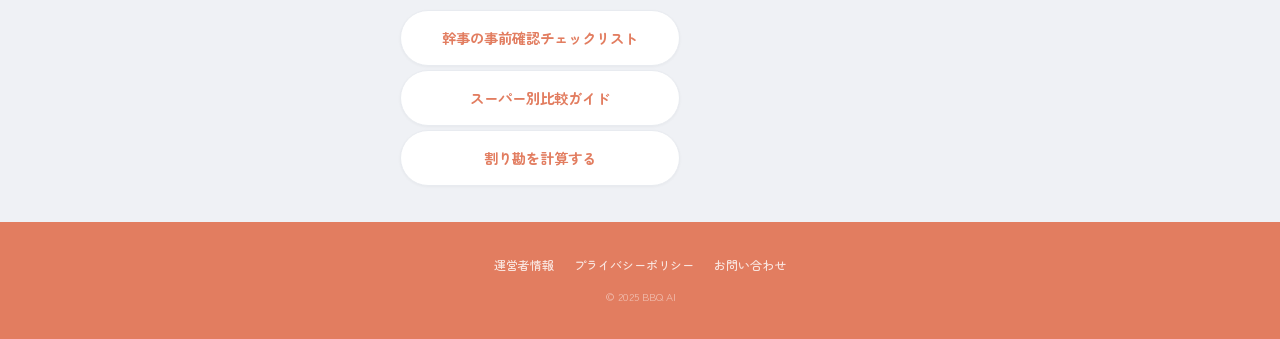
<file: schedule.html>
<!DOCTYPE html>
<html lang="ja">

<head>
    <meta charset="UTF-8">
    <meta name="viewport" content="width=device-width, initial-scale=1.0">
    <title>BBQ当日のスケジュールガイド | BBQ AI</title>
    <meta name="description" content="BBQ当日のタイムスケジュールを完全ガイド。集合から買い出し、火起こし、BBQ開始、片付け、解散まで。初心者でも安心の具体的なタイムテーブル付き。">
    <meta property="og:title" content="BBQ当日のスケジュールガイド | BBQ AI">
    <meta property="og:description" content="BBQ当日のタイムスケジュールを完全ガイド。集合から買い出し、火起こし、BBQ開始、片付け、解散まで。初心者でも安心のタイムテーブル付き。">
    <meta property="og:type" content="article">
    <meta property="og:url" content="https://ref-box.com/bbq-ai/schedule.html">
    <meta property="og:site_name" content="BBQ AI">
    <meta property="og:image" content="https://ref-box.com/bbq-ai/ogp.png">
    <meta property="og:image:width" content="1200">
    <meta property="og:image:height" content="630">
    <meta name="twitter:card" content="summary_large_image">
    <meta name="twitter:title" content="BBQ当日のスケジュールガイド | BBQ AI">
    <meta name="twitter:description" content="BBQ当日のタイムスケジュールを完全ガイド。集合から買い出し、火起こし、BBQ開始、片付け、解散まで。初心者でも安心のタイムテーブル付き。">
    <meta name="twitter:image" content="https://ref-box.com/bbq-ai/ogp.png">
    <link rel="canonical" href="https://ref-box.com/bbq-ai/schedule.html">
    <script type="application/ld+json">
    {
      "@context": "https://schema.org",
      "@type": "Article",
      "headline": "BBQ当日のスケジュールガイド",
      "description": "BBQ当日のタイムスケジュールを完全ガイド。集合から買い出し、火起こし、BBQ開始、片付け、解散まで。初心者でも安心の具体的なタイムテーブル付き。",
      "url": "https://ref-box.com/bbq-ai/schedule.html",
      "inLanguage": "ja",
      "publisher": { "@type": "Organization", "name": "BBQ AI", "url": "https://ref-box.com/bbq-ai/" }
    }
    </script>
    <script type="application/ld+json">
    {
      "@context": "https://schema.org",
      "@type": "HowTo",
      "name": "BBQ当日のスケジュール・進め方",
      "description": "バーベキュー当日の集合から解散までのタイムスケジュールと進め方",
      "step": [
        { "@type": "HowToStep", "position": 1, "name": "集合・準備（約30分）", "text": "集合場所・時間の共有と役割分担の確認。買い出し班と設営班に分けておくと効率的です。" },
        { "@type": "HowToStep", "position": 2, "name": "買い出し（約60分）", "text": "食材の買い出し。大人数の場合は前日に肉・飲み物を買っておき、当日は野菜や氷など鮮度重視のものだけ購入するとスムーズです。" },
        { "@type": "HowToStep", "position": 3, "name": "会場セッティング・火起こし（約30〜45分）", "text": "グリル・テーブルの設置、タープ・シートの設営。買い出し班と並行して作業することで大幅に時間を短縮できます。" },
        { "@type": "HowToStep", "position": 4, "name": "BBQ開始", "text": "食材を焼き始める。時間がかかる食材（トウモロコシ、鶏肉など）から先に焼くとスムーズです。" },
        { "@type": "HowToStep", "position": 5, "name": "片付け（約30〜60分）", "text": "ゴミの分別、炭の処理、グリルの洗浄。ゴミ袋を燃えるゴミ・缶・ペットボトルで最低3枚用意しましょう。" },
        { "@type": "HowToStep", "position": 6, "name": "解散（約15分）", "text": "会場を元の状態に戻して解散。終了時間は事前に決めておくとスムーズです。" }
      ]
    }
    </script>

    <link rel="preconnect" href="https://fonts.googleapis.com">
    <link rel="preconnect" href="https://fonts.gstatic.com" crossorigin>
    <link href="https://fonts.googleapis.com/css2?family=Zen+Maru+Gothic:wght@400;500;700&display=swap" rel="stylesheet">

    <!-- Google AdSense -->
    <script async src="https://pagead2.googlesyndication.com/pagead/js/adsbygoogle.js?client=ca-pub-4267979139542594"
        crossorigin="anonymous"></script>

    <link rel="stylesheet" href="style.css">
</head>

<body>
    <header class="site-header">
        <h1 class="site-title">BBQ AI</h1>
        <p class="site-subtitle">人数を入れるだけで買い物リストを自動作成</p>
    </header>

    <main class="static-page">
        <a href="index.html" class="back-link">← トップに戻る</a>

        <h1>BBQ当日のスケジュールガイド</h1>
        <p>BBQを成功させるカギは段取りです。このページでは、集合から解散までの理想的なタイムスケジュールと、各ステップでやるべきことをまとめています。</p>

        <!-- 目次 -->
        <div class="calc-section">
            <h2 class="calc-heading">目次</h2>
            <nav class="toc">
                <ol>
                    <li><a href="#overview">スケジュール全体像</a></li>
                    <li><a href="#gather">集合・準備</a></li>
                    <li><a href="#shopping">買い出し</a></li>
                    <li><a href="#setup">会場セッティング・火起こし</a></li>
                    <li><a href="#bbq">BBQ開始</a></li>
                    <li><a href="#cleanup">片付け</a></li>
                    <li><a href="#dismiss">解散</a></li>
                    <li><a href="#example1">具体例 1：公園BBQ（昼スタート）</a></li>
                    <li><a href="#example2">具体例 2：河川敷BBQ（朝スタート）</a></li>
                    <li><a href="#tips">スムーズに進めるコツ</a></li>
                </ol>
            </nav>
        </div>

        <!-- スケジュール全体像 -->
        <div class="calc-section" id="overview">
            <h2 class="calc-heading">スケジュール全体像</h2>
            <p class="calc-text">BBQにかかる時間はおおよそ5〜6時間が目安です。以下は一般的なタイムラインです。</p>
            <div class="calc-table">
                <div class="calc-row calc-row-header">
                    <span>フェーズ</span><span>所要時間</span>
                </div>
                <div class="calc-row">
                    <span>集合・準備</span><span>約30分</span>
                </div>
                <div class="calc-row">
                    <span>買い出し</span><span>約60分</span>
                </div>
                <div class="calc-row">
                    <span>会場セッティング・火起こし</span><span>約30〜45分</span>
                </div>
                <div class="calc-row">
                    <span>BBQ（食事）</span><span>約2〜3時間</span>
                </div>
                <div class="calc-row">
                    <span>片付け</span><span>約45〜60分</span>
                </div>
                <div class="calc-row">
                    <span>解散</span><span>約15分</span>
                </div>
            </div>
            <p class="calc-text">買い出しを事前に済ませておけば、全体で4〜5時間に短縮できます。</p>
        </div>

        <!-- 集合・準備 -->
        <div class="calc-section" id="gather">
            <h2 class="calc-heading">1. 集合・準備（約30分）</h2>
            <p class="calc-text">BBQの成功は「集合時間を守ること」から始まります。全員が揃ってから動き始めると時間をロスするため、役割分担を事前に決めておくのがポイントです。</p>
            <div class="calc-table">
                <div class="calc-row calc-row-header">
                    <span>やること</span><span>ポイント</span>
                </div>
                <div class="calc-row">
                    <span>集合場所・時間の共有</span><span>前日までにLINEで最終確認</span>
                </div>
                <div class="calc-row">
                    <span>役割分担の確認</span><span>買い出し班・設営班に分ける</span>
                </div>
                <div class="calc-row">
                    <span>持ち物チェック</span><span>機材・タープ・クーラーボックス等</span>
                </div>
            </div>
            <p class="calc-text"><strong>幹事のコツ：</strong>集合時間はBBQ開始希望時間の2時間前に設定しましょう。例えば12時にBBQを始めたいなら、10時集合がベストです。</p>
        </div>

        <!-- 買い出し -->
        <div class="calc-section" id="shopping">
            <h2 class="calc-heading">2. 買い出し（約60分）</h2>
            <p class="calc-text">食材の買い出しは当日行う場合と前日に済ませる場合があります。大人数の場合は前日に肉・飲み物を買っておき、当日は野菜や氷など鮮度が重要なものだけ購入するとスムーズです。</p>
            <div class="calc-table">
                <div class="calc-row calc-row-header">
                    <span>タイミング</span><span>買うもの</span>
                </div>
                <div class="calc-row">
                    <span>前日（推奨）</span><span>肉・飲み物・タレ・炭・消耗品</span>
                </div>
                <div class="calc-row">
                    <span>当日朝</span><span>野菜・氷・追加の飲み物</span>
                </div>
            </div>
            <p class="calc-text"><strong>時短テクニック：</strong>BBQ AIで事前にリストを生成してLINEで共有しておけば、買い出し班がスーパーで迷わず効率的に買い物できます。</p>
        </div>

        <!-- 会場セッティング -->
        <div class="calc-section" id="setup">
            <h2 class="calc-heading">3. 会場セッティング・火起こし（約30〜45分）</h2>
            <p class="calc-text">買い出し班が買い物をしている間に、設営班が会場の準備を進めます。並行して作業することで大幅に時間を短縮できます。</p>
            <div class="calc-table">
                <div class="calc-row calc-row-header">
                    <span>作業</span><span>目安時間</span>
                </div>
                <div class="calc-row">
                    <span>グリル・テーブルの設置</span><span>10〜15分</span>
                </div>
                <div class="calc-row">
                    <span>タープ・シートの設営</span><span>10〜15分</span>
                </div>
                <div class="calc-row">
                    <span>火起こし</span><span>15〜20分</span>
                </div>
                <div class="calc-row">
                    <span>食材の下準備（カット等）</span><span>10〜15分</span>
                </div>
            </div>
            <p class="calc-text"><strong>火起こしのコツ：</strong>着火剤を炭の下に置き、炭を「煙突状」に積み上げると効率よく着火します。うちわで扇ぐのは炭が白くなり始めてからにしましょう。</p>
        </div>

        <!-- BBQ開始 -->
        <div class="calc-section" id="bbq">
            <h2 class="calc-heading">4. BBQ開始（約2〜3時間）</h2>
            <p class="calc-text">炭が白くなったらいよいよBBQスタートです。焼く順番を意識すると、最後までおいしく楽しめます。</p>
            <div class="calc-table">
                <div class="calc-row calc-row-header">
                    <span>順番</span><span>食材</span><span>理由</span>
                </div>
                <div class="calc-row">
                    <span>最初</span><span>ソーセージ・野菜</span><span>火加減の確認を兼ねて</span>
                </div>
                <div class="calc-row">
                    <span>序盤</span><span>鶏肉・豚肉</span><span>しっかり火を通す必要あり</span>
                </div>
                <div class="calc-row">
                    <span>中盤</span><span>牛肉（カルビ等）</span><span>火力が安定してから</span>
                </div>
                <div class="calc-row">
                    <span>終盤</span><span>焼きそば・おにぎり</span><span>〆の炭水化物</span>
                </div>
                <div class="calc-row">
                    <span>デザート</span><span>マシュマロ・フルーツ</span><span>残り火で</span>
                </div>
            </div>
            <p class="calc-text"><strong>飲み物管理：</strong>クーラーボックスに氷と飲み物を入れ、日陰に置きましょう。夏場は特に、30分ごとに水分補給を全員に促すことをおすすめします。</p>
        </div>

        <!-- 片付け -->
        <div class="calc-section" id="cleanup">
            <h2 class="calc-heading">5. 片付け（約45〜60分）</h2>
            <p class="calc-text">BBQ終了の30分前から片付けを始めるのが理想です。「まだ食べている人がいるのに片付け始める」ことにならないよう、終了時間を事前にアナウンスしましょう。</p>
            <div class="calc-table">
                <div class="calc-row calc-row-header">
                    <span>作業</span><span>担当目安</span>
                </div>
                <div class="calc-row">
                    <span>残った食材の処理・分配</span><span>1〜2人</span>
                </div>
                <div class="calc-row">
                    <span>グリルの炭処理・網洗い</span><span>2人</span>
                </div>
                <div class="calc-row">
                    <span>テーブル・タープの撤収</span><span>2〜3人</span>
                </div>
                <div class="calc-row">
                    <span>ゴミの分別・回収</span><span>1〜2人</span>
                </div>
                <div class="calc-row">
                    <span>会場の原状復帰・確認</span><span>全員</span>
                </div>
            </div>
            <p class="calc-text"><strong>炭の処理：</strong>炭は水をかけて完全に消火してから、指定の灰捨て場に捨てるか、持ち帰りましょう。炭を土に埋めるのはマナー違反です。</p>
        </div>

        <!-- 解散 -->
        <div class="calc-section" id="dismiss">
            <h2 class="calc-heading">6. 解散（約15分）</h2>
            <p class="calc-text">片付けが完了したら、忘れ物チェックをして解散です。</p>
            <div class="calc-table">
                <div class="calc-row calc-row-header">
                    <span>やること</span><span>詳細</span>
                </div>
                <div class="calc-row">
                    <span>忘れ物の最終チェック</span><span>周囲を一周して確認</span>
                </div>
                <div class="calc-row">
                    <span>費用の精算</span><span>その場で電子決済がスムーズ</span>
                </div>
                <div class="calc-row">
                    <span>ゴミの持ち帰り確認</span><span>分別して各自 or 代表が持ち帰り</span>
                </div>
            </div>
            <p class="calc-text"><strong>精算のコツ：</strong>レシートを写真に撮っておき、LINEグループで共有すると後からの精算もスムーズです。費用は端数を切り捨てて割り勘にすると揉めにくいです。</p>
        </div>

        <!-- 具体例1 -->
        <div class="calc-section" id="example1">
            <h2 class="calc-heading">具体例 1：公園BBQ（昼スタート・5人）</h2>
            <p class="calc-text">友人5人で近くの公園でBBQをする場合のタイムテーブルです。買い出しは当日行うパターンです。</p>
            <div class="calc-table">
                <div class="calc-row calc-row-header">
                    <span>時間</span><span>内容</span>
                </div>
                <div class="calc-row">
                    <span>10:00</span><span>最寄り駅に集合</span>
                </div>
                <div class="calc-row">
                    <span>10:10</span><span>近くのスーパーで買い出し（3人）/ 会場に荷物搬入（2人）</span>
                </div>
                <div class="calc-row">
                    <span>11:00</span><span>買い出し完了、会場到着</span>
                </div>
                <div class="calc-row">
                    <span>11:00</span><span>グリル・テーブル設置、火起こし開始</span>
                </div>
                <div class="calc-row">
                    <span>11:30</span><span>火起こし完了、食材の下準備</span>
                </div>
                <div class="calc-row">
                    <span>11:45</span><span>BBQスタート（ソーセージ・野菜から）</span>
                </div>
                <div class="calc-row">
                    <span>12:30</span><span>メインの肉を焼き始める</span>
                </div>
                <div class="calc-row">
                    <span>13:30</span><span>〆の焼きそば</span>
                </div>
                <div class="calc-row">
                    <span>14:00</span><span>食事終了、片付け開始</span>
                </div>
                <div class="calc-row">
                    <span>14:45</span><span>片付け完了、精算</span>
                </div>
                <div class="calc-row">
                    <span>15:00</span><span>解散</span>
                </div>
            </div>
        </div>

        <!-- 具体例2 -->
        <div class="calc-section" id="example2">
            <h2 class="calc-heading">具体例 2：河川敷BBQ（朝スタート・10人）</h2>
            <p class="calc-text">大人数10人で河川敷のBBQ場を利用する場合のタイムテーブルです。食材は前日に買い出し済みのパターンです。</p>
            <div class="calc-table">
                <div class="calc-row calc-row-header">
                    <span>時間</span><span>内容</span>
                </div>
                <div class="calc-row">
                    <span>前日</span><span>幹事が肉・飲み物・炭をまとめ買い</span>
                </div>
                <div class="calc-row">
                    <span>8:30</span><span>幹事組（3人）が先に会場入り、場所取り</span>
                </div>
                <div class="calc-row">
                    <span>9:00</span><span>全員集合、荷物搬入、設営開始</span>
                </div>
                <div class="calc-row">
                    <span>9:15</span><span>氷・野菜の当日買い出し（2人）/ 設営・火起こし（8人）</span>
                </div>
                <div class="calc-row">
                    <span>9:45</span><span>設営完了、火起こし完了</span>
                </div>
                <div class="calc-row">
                    <span>10:00</span><span>BBQスタート</span>
                </div>
                <div class="calc-row">
                    <span>11:00</span><span>メインの肉・海鮮</span>
                </div>
                <div class="calc-row">
                    <span>12:00</span><span>〆の焼きそば・おにぎり</span>
                </div>
                <div class="calc-row">
                    <span>12:30</span><span>デザートタイム（マシュマロ等）</span>
                </div>
                <div class="calc-row">
                    <span>13:00</span><span>片付け開始（全員で分担）</span>
                </div>
                <div class="calc-row">
                    <span>13:45</span><span>片付け完了、精算、記念撮影</span>
                </div>
                <div class="calc-row">
                    <span>14:00</span><span>解散</span>
                </div>
            </div>
        </div>

        <!-- コツ -->
        <div class="calc-section" id="tips">
            <h2 class="calc-heading">スムーズに進めるコツ</h2>
            <div class="calc-table">
                <div class="calc-row calc-row-header">
                    <span>ポイント</span><span>詳細</span>
                </div>
                <div class="calc-row">
                    <span>前日に準備を済ませる</span><span>買い出し・食材カット・持ち物確認は前日に</span>
                </div>
                <div class="calc-row">
                    <span>班分けをする</span><span>買い出し班と設営班に分けて並行作業</span>
                </div>
                <div class="calc-row">
                    <span>終了時間を決めておく</span><span>ダラダラ続くのを防止、片付けが楽に</span>
                </div>
                <div class="calc-row">
                    <span>ゴミ袋を多めに用意</span><span>燃えるゴミ・缶・ペットボトルで最低3枚</span>
                </div>
                <div class="calc-row">
                    <span>天気予報をチェック</span><span>雨天時の代替プランも考えておく</span>
                </div>
                <div class="calc-row">
                    <span>リストを共有する</span><span>BBQ AIで作成→LINEで送信</span>
                </div>
            </div>
        </div>

        <p style="text-align:center; margin-top: 32px;">
            <a href="index.html" class="btn btn-link">リスト作成ツールに戻る</a>
        </p>
        <nav aria-label="関連ページ" style="text-align:center; padding: 16px 16px 0;">
            <p style="font-size:0.85rem; color:var(--text-sub); margin-bottom:12px;">関連ページ</p>
            <a href="checklist.html" class="btn btn-link" style="margin: 4px;">幹事の事前確認チェックリスト</a>
            <a href="supermarkets.html" class="btn btn-link" style="margin: 4px;">スーパー別比較ガイド</a>
            <a href="split.html" class="btn btn-link" style="margin: 4px;">割り勘を計算する</a>
        </nav>
    </main>

    <footer class="site-footer">
        <div class="footer-inner">
            <nav class="footer-nav" aria-label="フッターナビゲーション">
                <a href="about.html">運営者情報</a>
                <a href="privacy.html">プライバシーポリシー</a>
                <a href="contact.html">お問い合わせ</a>
            </nav>
            <p class="footer-copy">&copy; 2025 BBQ AI</p>
        </div>
    </footer>
</body>

</html>
</file>
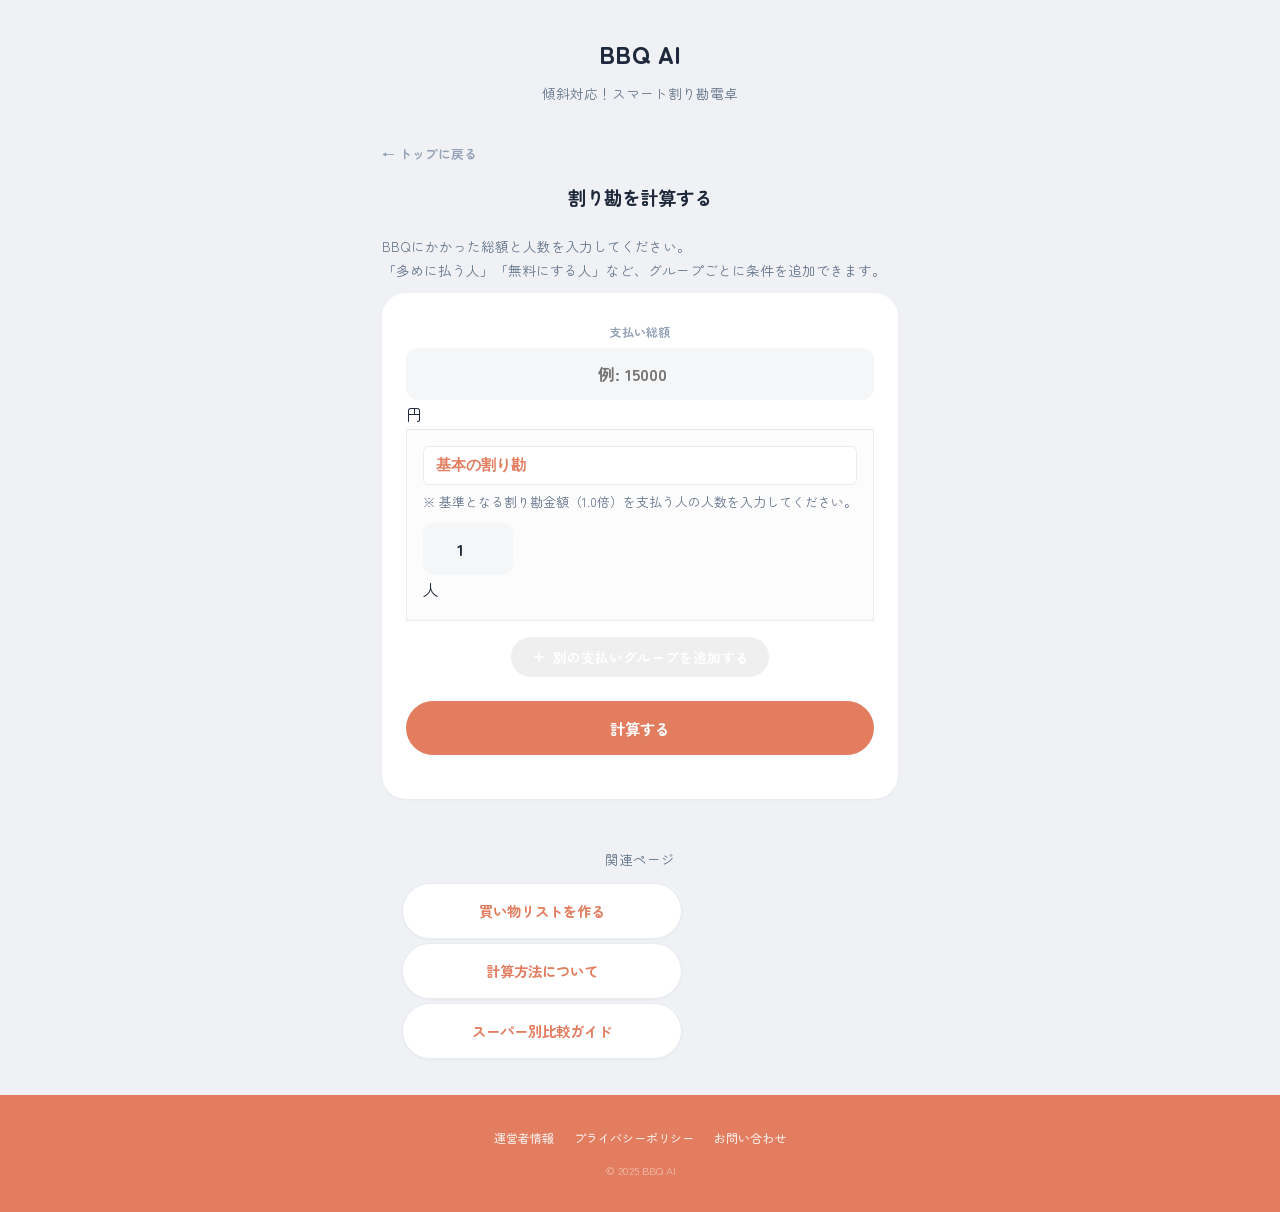
<file: split.html>
<!DOCTYPE html>
<html lang="ja">

<head>
    <meta charset="UTF-8">
    <meta name="viewport" content="width=device-width, initial-scale=1.0">
    <title>傾斜対応！スマート割り勘電卓 | BBQ AI</title>
    <meta name="description" content="BBQの面倒な割り勘をスムーズに。先輩・後輩などの傾斜配分対応。100円単位で丸めた金額と正確な金額をサクッと計算できる割り勘ツールです。">
    <meta property="og:title" content="傾斜対応！スマート割り勘電卓 | BBQ AI">
    <meta property="og:description" content="BBQの面倒な割り勘をスムーズに。先輩・後輩などの傾斜配分対応。100円単位で丸めた金額と正確な金額をサクッと計算。">
    <meta property="og:type" content="website">
    <meta property="og:url" content="https://ref-box.com/bbq-ai/split.html">
    <meta property="og:site_name" content="BBQ AI">
    <meta property="og:image" content="https://ref-box.com/bbq-ai/ogp.png">
    <meta property="og:image:width" content="1200">
    <meta property="og:image:height" content="630">
    <meta name="twitter:card" content="summary_large_image">
    <meta name="twitter:title" content="傾斜対応！スマート割り勘電卓 | BBQ AI">
    <meta name="twitter:description" content="BBQの面倒な割り勘をスムーズに。先輩・後輩などの傾斜配分対応。100円単位で丸めた金額と正確な金額をサクッと計算。">
    <meta name="twitter:image" content="https://ref-box.com/bbq-ai/ogp.png">
    <link rel="canonical" href="https://ref-box.com/bbq-ai/split.html">
    <script type="application/ld+json">
    {
      "@context": "https://schema.org",
      "@type": "WebApplication",
      "name": "スマート割り勘電卓",
      "description": "BBQの面倒な割り勘をスムーズに。先輩・後輩などの傾斜配分対応。100円単位で丸めた金額と正確な金額をサクッと計算できる割り勘ツールです。",
      "url": "https://ref-box.com/bbq-ai/split.html",
      "applicationCategory": "UtilityApplication",
      "operatingSystem": "Any",
      "inLanguage": "ja",
      "offers": { "@type": "Offer", "price": "0", "priceCurrency": "JPY" }
    }
    </script>

    <link rel="preconnect" href="https://fonts.googleapis.com">
    <link rel="preconnect" href="https://fonts.gstatic.com" crossorigin>
    <link href="https://fonts.googleapis.com/css2?family=Zen+Maru+Gothic:wght@400;500;700&display=swap" rel="stylesheet">

    <!-- Google AdSense -->
    <script async src="https://pagead2.googlesyndication.com/pagead/js/adsbygoogle.js?client=ca-pub-4267979139542594"
        crossorigin="anonymous"></script>

    <link rel="stylesheet" href="style.css">
</head>

<body>
    <header class="site-header">
        <h1 class="site-title">BBQ AI</h1>
        <p class="site-subtitle">傾斜対応！スマート割り勘電卓</p>
    </header>

    <main class="static-page">
        <a href="index.html" class="back-link">← トップに戻る</a>

        <h1>割り勘を計算する</h1>
        <p>BBQにかかった総額と人数を入力してください。<br>「多めに払う人」「無料にする人」など、グループごとに条件を追加できます。</p>

        <!-- 入力フォーム -->
        <div class="card form-card">
            <div class="form-group">
                <label for="totalAmount" class="form-label">支払い総額</label>
                <div class="input-with-unit">
                    <input type="number" id="totalAmount" class="form-input" placeholder="例: 15000" min="0" step="1">
                    <span class="unit">円</span>
                </div>
            </div>

            <!-- 基本グループ（デフォルト全員） -->
            <div class="form-group split-group base-group">
                <div class="split-group-header" style="margin-bottom: 12px;">
                    <div style="display: flex; align-items: center; gap: 8px;">
                        <input type="text" id="baseGroupName" class="form-input" value="基本の割り勘" placeholder="グループ名" style="flex: 1; padding: 10px 12px; font-size: 0.95rem; font-weight: 700; color: var(--brand); border: 1.5px solid var(--border); border-radius: 6px; background-color: #fff;">
                    </div>
                    <p class="split-group-desc" style="font-size: 0.8rem; color: var(--text-sub); margin-top: 8px; line-height: 1.4;">※ 基準となる割り勘金額（1.0倍）を支払う人の人数を入力してください。</p>
                </div>
                <div class="split-inputs">
                    <div class="input-with-unit">
                        <input type="number" id="basePeople" class="form-input" value="1" min="1" step="1">
                        <span class="unit">人</span>
                    </div>
                </div>
            </div>

            <!-- 動的グループ追加エリア -->
            <div id="dynamicGroupsArea"></div>

            <!-- グループ追加ボタン -->
            <div class="add-group-wrapper" style="text-align: center; margin-bottom: 24px;">
                <button type="button" class="btn btn-outline" id="addGroupBtn" onclick="addGroup()" style="display: inline-flex; width: auto; font-size: 0.85rem; padding: 10px 20px; align-items: center; gap: 6px;">
                    <svg width="16" height="16" viewBox="0 0 24 24" fill="none" stroke="currentColor" stroke-width="2" stroke-linecap="round" stroke-linejoin="round"><line x1="12" y1="5" x2="12" y2="19"></line><line x1="5" y1="12" x2="19" y2="12"></line></svg>
                    別の支払いグループを追加する
                </button>
            </div>

            <button type="button" class="btn btn-primary" onclick="calculateSplit()">計算する</button>
        </div>

        <!-- 結果表示エリア -->
        <div id="splitResultArea" class="result-area" style="display: none; margin-top: 32px;">
            <h2 class="result-title">割り勘結果</h2>

            <div class="card result-card">
                <h3 class="split-result-heading">100円単位（おすすめ）</h3>
                <p class="split-result-desc">集金しやすいキリの良い金額です。端数は幹事調整分となります。</p>
                <div class="split-box" id="roundedResultBox">
                    <!-- JSで結果行を描画 -->
                </div>
                <div class="split-total-check">
                    集金予定額: <span id="resRoundedTotal">0</span>円 （幹事調整: <span id="resRoundedDiff">0</span>円）
                </div>

                <!-- コピーボタン追加 -->
                <button type="button" class="btn btn-outline" id="copyBtn" onclick="copySplitResult()" style="margin-top: 16px; font-size: 0.9rem; display: flex; align-items: center; justify-content: center; gap: 8px;">
                    <svg width="18" height="18" viewBox="0 0 24 24" fill="none" stroke="currentColor" stroke-width="2" stroke-linecap="round" stroke-linejoin="round"><rect x="9" y="9" width="13" height="13" rx="2" ry="2"></rect><path d="M5 15H4a2 2 0 0 1-2-2V4a2 2 0 0 1 2-2h9a2 2 0 0 1 2 2v1"></path></svg>
                    結果をコピーしてLINEで送る
                </button>
            </div>

            <div class="card result-card" style="margin-top: 24px;">
                <h3 class="split-result-heading">正確な金額（1円単位）</h3>
                <p class="split-result-desc">電子マネー送金などで1円単位までピッタリ割り勘する場合の金額です。</p>
                <div class="split-box" id="exactResultBox">
                    <!-- JSで結果行を描画 -->
                </div>
            </div>
        </div>
        <nav aria-label="関連ページ" style="text-align:center; padding: 32px 16px 0;">
            <p style="font-size:0.85rem; color:var(--text-sub); margin-bottom:12px;">関連ページ</p>
            <a href="index.html" class="btn btn-link" style="margin: 4px;">買い物リストを作る</a>
            <a href="calculation.html" class="btn btn-link" style="margin: 4px;">計算方法について</a>
            <a href="supermarkets.html" class="btn btn-link" style="margin: 4px;">スーパー別比較ガイド</a>
        </nav>
    </main>

    <footer class="site-footer">
        <div class="footer-inner">
            <nav class="footer-nav" aria-label="フッターナビゲーション">
                <a href="about.html">運営者情報</a>
                <a href="privacy.html">プライバシーポリシー</a>
                <a href="contact.html">お問い合わせ</a>
            </nav>
            <p class="footer-copy">&copy; 2025 BBQ AI</p>
        </div>
    </footer>

    <!-- グループ行のテンプレート -->
    <template id="groupTemplate">
        <div class="form-group split-group custom-group">
            <div class="split-group-header" style="display: flex; justify-content: space-between; align-items: center; gap: 8px; margin-bottom: 12px;">
                <input type="text" class="form-input group-name" value="個別グループ" placeholder="グループ名" style="flex: 1; padding: 10px 12px; font-size: 0.95rem; font-weight: 700; color: var(--brand); border: 1.5px solid var(--border); border-radius: 6px; background-color: #fff;">
                <button type="button" class="remove-btn" onclick="removeGroup(this)" style="background: none; border: none; color: #94A3B8; cursor: pointer; padding: 6px; display: flex; align-items: center; justify-content: center; border-radius: 4px; transition: all 0.2s;" aria-label="削除" onmouseover="this.style.backgroundColor='#f1f5f9'; this.style.color='#dc2626'" onmouseout="this.style.backgroundColor='transparent'; this.style.color='#94A3B8'">
                    <svg width="20" height="20" viewBox="0 0 24 24" fill="none" stroke="currentColor" stroke-width="2" stroke-linecap="round" stroke-linejoin="round"><line x1="18" y1="6" x2="6" y2="18"></line><line x1="6" y1="6" x2="18" y2="18"></line></svg>
                </button>
            </div>
            <div class="split-inputs">
                <div class="input-with-unit">
                    <input type="number" class="form-input group-people" value="1" min="1" step="1">
                    <span class="unit">人</span>
                </div>
                <select class="form-select ratio-select group-ratio">
                    <option value="1.5">多めに払う（1.5倍）</option>
                    <option value="1.2">少し多めに払う（1.2倍）</option>
                    <option value="0.8">少し少なめに払う（0.8倍）</option>
                    <option value="0.5">少なめに払う（0.5倍）</option>
                    <option value="0">無料・払わない（0円）</option>
                </select>
            </div>
        </div>
    </template>

    <!-- 割り勘用スクリプト -->
    <script>
        let groupIdCounter = 1;

        // ページロード時の初期セット
        document.addEventListener('DOMContentLoaded', () => {
            const savedData = localStorage.getItem('bbqListMakerData');
            if (savedData) {
                try {
                    const data = JSON.parse(savedData);
                    const men = parseInt(data.men) || 0;
                    const women = parseInt(data.women) || 0;
                    let total = men + women;
                    
                    if (total > 0) {
                        // 総人数を基本グループにセット（後から追加グループ分は計算時に自動で引き算される）
                        document.getElementById('basePeople').value = total;
                    }
                } catch (e) {
                    console.error("データの読み込みに失敗しました", e);
                }
            }
        });

        // グループ名（グループ N）を振り直す
        function updateGroupNames() {
            const customGroupElements = document.querySelectorAll('.custom-group');
            let counter = 2; // 基本グループが1相当なので2から開始
            customGroupElements.forEach(el => {
                const nameInput = el.querySelector('.group-name');
                // ユーザーが手動で変更していない（"グループ N"の形式のままの）場合のみ更新
                if (nameInput.value.startsWith('グループ ')) {
                    nameInput.value = `グループ ${counter}`;
                }
                counter++;
            });
            // 次に追加されるグループの番号を更新
            groupIdCounter = counter - 1;
        }

        // グループを追加する
        function addGroup() {
            const template = document.getElementById('groupTemplate');
            const clone = template.content.cloneNode(true);
            
            document.getElementById('dynamicGroupsArea').appendChild(clone);
            updateGroupNames();
        }

        // グループを削除する
        function removeGroup(btnElement) {
            const groupDiv = btnElement.closest('.custom-group');
            groupDiv.remove();
            updateGroupNames();
        }

        // 計算ロジック
        window.calculateSplit = function() {
            const totalAmount = parseInt(document.getElementById('totalAmount').value);
            const basePeopleSetting = parseInt(document.getElementById('basePeople').value) || 0;

            if (isNaN(totalAmount) || totalAmount <= 0) {
                alert("支払い総額を正しく入力してください。");
                return;
            }

            // 追加されたグループの情報を収集
            const customGroups = [];
            let customPeopleTotal = 0;
            const customGroupElements = document.querySelectorAll('.custom-group');
            
            customGroupElements.forEach(el => {
                const name = el.querySelector('.group-name').value || "無名グループ";
                const people = parseInt(el.querySelector('.group-people').value) || 0;
                const ratio = parseFloat(el.querySelector('.group-ratio').value) || 0;
                
                if (people > 0) {
                    customGroups.push({ name, people, ratio });
                    customPeopleTotal += people;
                }
            });

            // ベース人数と追加グループの人数の合計（足し算）
            const actualBasePeople = basePeopleSetting;
            const totalPeople = actualBasePeople + customPeopleTotal;

            if (totalPeople === 0) {
                alert("総人数が0人です。人数を正しく設定してください。");
                return;
            }

            // 基準となる単位金額を算出するための重み付け合計
            // (基本人数 * 1.0) + Σ(カスタム人数 * カスタム比率)
            let totalRatioWeight = actualBasePeople * 1.0;
            customGroups.forEach(g => {
                totalRatioWeight += (g.people * g.ratio);
            });
            
            if (totalRatioWeight === 0) {
                alert("全員の支払いが0円になる設定です。条件を見直してください。");
                return;
            }

            // 基準額（比率1.0の人の負担額）
            const baseAmount = totalAmount / totalRatioWeight;

            // 計算結果を格納する配列 { name, people, exact, rounded }
            const results = [];

            // 1. 基本グループの計算
            if (actualBasePeople > 0) {
                const baseName = document.getElementById('baseGroupName').value || "基本の割り勘";
                let exact = Math.round(baseAmount * 1.0);
                let rounded = Math.ceil(exact / 100) * 100;
                results.push({ name: baseName, people: actualBasePeople, exact, rounded, isBase: true });
            }

            // 2. カスタムグループの計算
            customGroups.forEach(g => {
                let exact = Math.round(baseAmount * g.ratio);
                let rounded = Math.ceil(exact / 100) * 100;
                
                // 無料設定の人は切り上げても0にする
                if (g.ratio === 0) rounded = 0;
                
                results.push({ name: g.name, people: g.people, exact, rounded, isBase: false });
            });

            // 集金合計額から幹事の過不足を計算
            let totalCollectedRounded = 0;
            results.forEach(r => {
                totalCollectedRounded += (r.rounded * r.people);
            });
            const diff = totalCollectedRounded - totalAmount;

            // --- DOMの描画 ---
            const roundedBox = document.getElementById('roundedResultBox');
            const exactBox = document.getElementById('exactResultBox');
            
            roundedBox.innerHTML = '';
            exactBox.innerHTML = '';

            results.forEach(r => {
                // HTML生成関数
                const createRowHTML = (amount) => `
                    <div class="split-item">
                        <div class="split-label">${r.name} <span class="split-people-badge">${r.people}人</span></div>
                        <div class="split-amount"><span>${amount.toLocaleString()}</span><span class="yen">円</span></div>
                    </div>
                `;
                
                roundedBox.innerHTML += createRowHTML(r.rounded);
                exactBox.innerHTML += createRowHTML(r.exact);
            });

            // 調整額の描画
            document.getElementById('resRoundedTotal').textContent = totalCollectedRounded.toLocaleString();
            const diffEl = document.getElementById('resRoundedDiff');
            if (diff > 0) {
                diffEl.textContent = `+${diff.toLocaleString()}`;
                diffEl.style.color = "var(--brand)";
            } else if (diff < 0) {
                diffEl.textContent = `${diff.toLocaleString()} (不足)`;
                diffEl.style.color = "#dc2626"; // 赤
            } else {
                diffEl.textContent = "±0";
                diffEl.style.color = "inherit";
            }

            // スムーズスクロール
            const resultArea = document.getElementById('splitResultArea');
            resultArea.style.display = 'block';
            setTimeout(() => {
                resultArea.scrollIntoView({ behavior: 'smooth', block: 'start' });
            }, 100);
        };

        // 結果をクリップボードにコピーする機能
        window.copySplitResult = function() {
            // 現在の表示内容からテキストを生成する
            // calculation()が実行された際にresults配列が作られるので、DOMから読み取る
            const totalAmount = document.getElementById('totalAmount').value;
            const resTotal = document.getElementById('resRoundedTotal').textContent;
            
            let text = `【BBQ 割り勘結果】🍖\n`;
            text += `総額: ${parseInt(totalAmount).toLocaleString()}円\n\n`;
            
            // 各グループの支払額を取得
            const roundedBox = document.getElementById('roundedResultBox');
            const items = roundedBox.querySelectorAll('.split-item');
            
            items.forEach(item => {
                const labelText = item.querySelector('.split-label').textContent.trim(); // "グループ名 〇〇人" の形式
                const amountText = item.querySelector('.split-amount span').textContent.trim();
                text += `${labelText}: ${amountText}円/人\n`;
            });

            text += `\n(※集金合計: ${resTotal}円)\n\n`;
            text += `▼BBQ幹事物忘れ防止アプリ\n`;
            text += `https://ref-box.com/bbq-ai/split.html\n`;

            // クリップボードへコピー
            navigator.clipboard.writeText(text).then(() => {
                const copyBtn = document.getElementById('copyBtn');
                const originalText = copyBtn.innerHTML;
                
                // コピー完了のフィードバック
                copyBtn.innerHTML = `<svg width="18" height="18" viewBox="0 0 24 24" fill="none" stroke="#10B981" stroke-width="2" stroke-linecap="round" stroke-linejoin="round"><polyline points="20 6 9 17 4 12"></polyline></svg> コピーしました！`;
                copyBtn.style.color = "#10B981";
                copyBtn.style.borderColor = "#10B981";
                copyBtn.style.backgroundColor = "#ecfdf5";
                
                setTimeout(() => {
                    copyBtn.innerHTML = originalText;
                    copyBtn.style.color = "";
                    copyBtn.style.borderColor = "";
                    copyBtn.style.backgroundColor = "";
                }, 2000);
            }).catch(err => {
                console.error('コピーに失敗しました', err);
                alert('コピーに失敗しました。');
            });
        };
    </script>
</body>

</html>
</file>
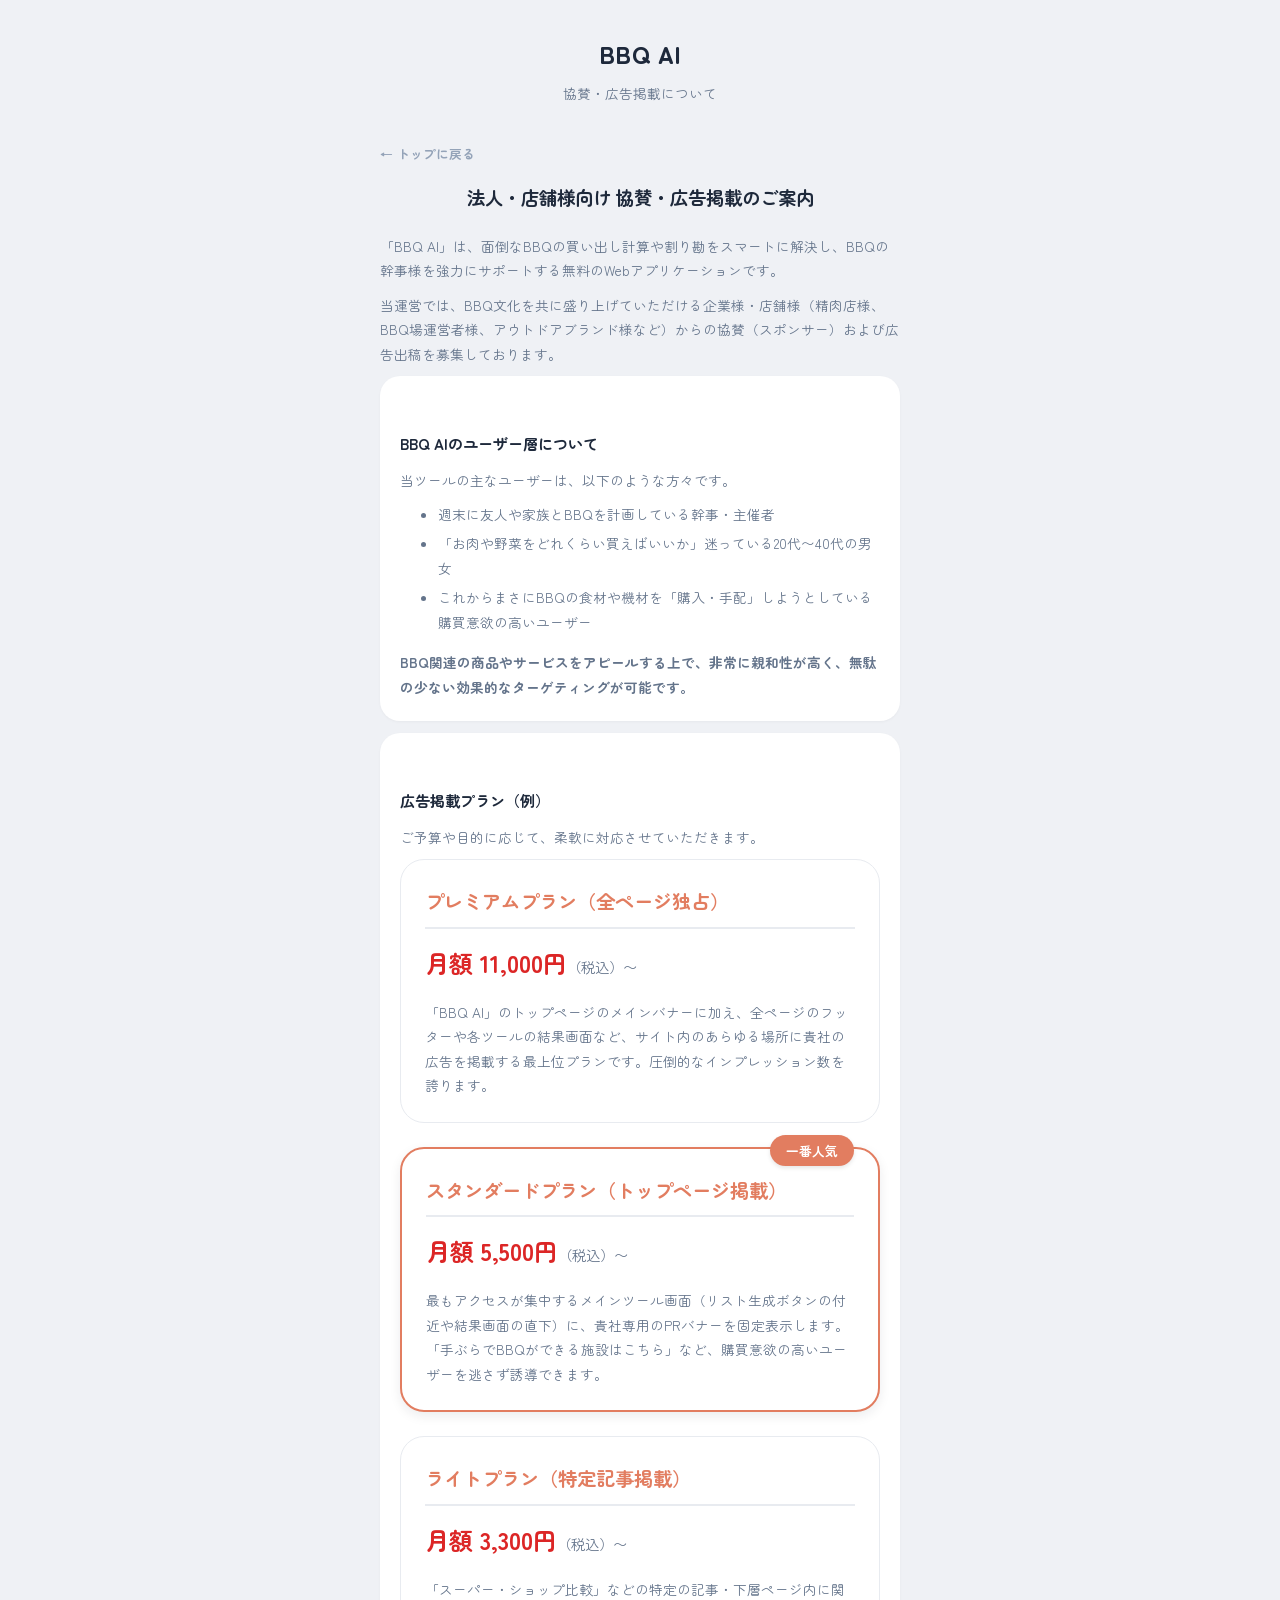
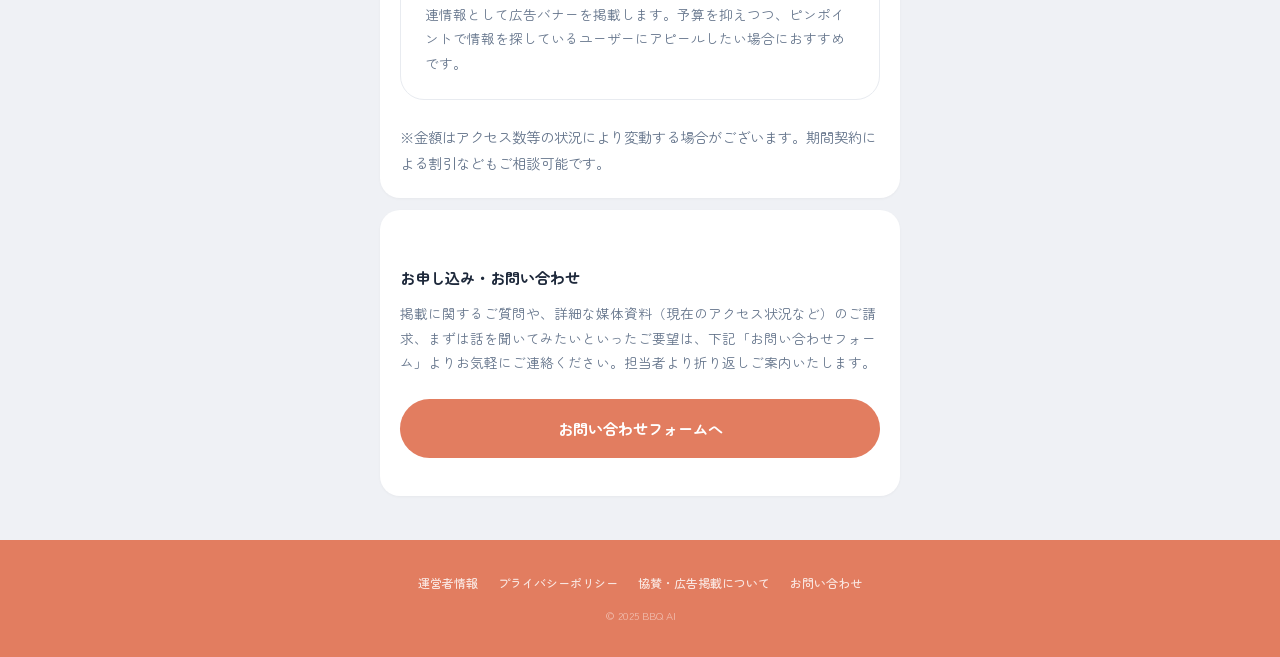
<file: sponsor.html>
<!DOCTYPE html>
<html lang="ja">

<head>
    <meta charset="UTF-8">
    <meta name="viewport" content="width=device-width, initial-scale=1.0">
    <title>協賛・広告掲載について | BBQ AI</title>
    <meta name="description" content="BBQ AIでは、サービスを応援していただける企業・店舗様（精肉店、BBQ場、アウトドアブランド等）からの協賛（スポンサー）や広告掲載を募集しています。">
    <meta property="og:title" content="協賛・広告掲載について | BBQ AI">
    <meta property="og:description" content="BBQ AIでは精肉店・BBQ場・アウトドアブランド等からの協賛・広告掲載を募集しています。">
    <meta property="og:type" content="website">
    <meta property="og:url" content="https://ref-box.com/bbq-ai/sponsor.html">
    <meta property="og:site_name" content="BBQ AI">
    <meta property="og:image" content="https://ref-box.com/bbq-ai/ogp.png">
    <meta property="og:image:width" content="1200">
    <meta property="og:image:height" content="630">
    <meta name="twitter:card" content="summary_large_image">
    <meta name="twitter:title" content="協賛・広告掲載について | BBQ AI">
    <meta name="twitter:description" content="BBQ AIでは精肉店・BBQ場・アウトドアブランド等からの協賛・広告掲載を募集しています。">
    <meta name="twitter:image" content="https://ref-box.com/bbq-ai/ogp.png">
    <link rel="canonical" href="https://ref-box.com/bbq-ai/sponsor.html">

    <link rel="preconnect" href="https://fonts.googleapis.com">
    <link rel="preconnect" href="https://fonts.gstatic.com" crossorigin>
    <link href="https://fonts.googleapis.com/css2?family=Zen+Maru+Gothic:wght@400;500;700&display=swap" rel="stylesheet">

    <link rel="stylesheet" href="style.css">
    <style>
        .sponsor-card {
            background: #FFF;
            border: 1px solid var(--border);
            border-radius: var(--radius);
            padding: 24px;
            margin-bottom: 24px;
        }
        .sponsor-plan-title {
            font-size: 1.2rem;
            font-weight: 700;
            color: var(--brand);
            margin-bottom: 12px;
            border-bottom: 2px solid var(--border);
            padding-bottom: 8px;
        }
        .sponsor-price {
            font-size: 1.5rem;
            font-weight: 700;
            color: #DC2626;
            margin-bottom: 16px;
        }
        .sponsor-price span {
            font-size: 0.9rem;
            color: var(--text-sub);
            font-weight: normal;
        }
        .sponsor-card.recommended {
            border: 2px solid var(--brand);
            box-shadow: 0 4px 12px rgba(15, 23, 42, 0.08); /* ブランドダークトーンの影 */
            position: relative;
        }
        .sponsor-badge {
            position: absolute;
            top: -14px;
            right: 24px;
            background: var(--brand);
            color: #FFF;
            padding: 4px 16px;
            font-size: 0.8rem;
            font-weight: 700;
            border-radius: 999px;
            box-shadow: 0 2px 4px rgba(0,0,0,0.1);
        }
    </style>
</head>

<body>
    <header class="site-header">
        <h1 class="site-title">BBQ AI</h1>
        <p class="site-subtitle">協賛・広告掲載について</p>
    </header>

    <main class="static-page">
        <a href="index.html" class="back-link">← トップに戻る</a>

        <h1>法人・店舗様向け 協賛・広告掲載のご案内</h1>
        
        <p>「BBQ AI」は、面倒なBBQの買い出し計算や割り勘をスマートに解決し、BBQの幹事様を強力にサポートする無料のWebアプリケーションです。</p>
        <p>当運営では、BBQ文化を共に盛り上げていただける企業様・店舗様（精肉店様、BBQ場運営者様、アウトドアブランド様など）からの協賛（スポンサー）および広告出稿を募集しております。</p>

        <div class="calc-section">
            <h2 class="calc-heading">BBQ AIのユーザー層について</h2>
            <p class="calc-text">当ツールの主なユーザーは、以下のような方々です。</p>
            <ul style="margin-left: 20px; margin-bottom: 16px; color: var(--text-sub); line-height: 1.8;">
                <li>週末に友人や家族とBBQを計画している幹事・主催者</li>
                <li>「お肉や野菜をどれくらい買えばいいか」迷っている20代〜40代の男女</li>
                <li>これからまさにBBQの食材や機材を「購入・手配」しようとしている購買意欲の高いユーザー</li>
            </ul>
            <p class="calc-text"><strong>BBQ関連の商品やサービスをアピールする上で、非常に親和性が高く、無駄の少ない効果的なターゲティングが可能です。</strong></p>
        </div>

        <div class="calc-section">
            <h2 class="calc-heading">広告掲載プラン（例）</h2>
            <p class="calc-text">ご予算や目的に応じて、柔軟に対応させていただきます。</p>

            <div class="sponsor-card">
                <div class="sponsor-plan-title">プレミアムプラン（全ページ独占）</div>
                <div class="sponsor-price">月額 11,000円<span>（税込）〜</span></div>
                <p class="calc-text">「BBQ AI」のトップページのメインバナーに加え、全ページのフッターや各ツールの結果画面など、サイト内のあらゆる場所に貴社の広告を掲載する最上位プランです。圧倒的なインプレッション数を誇ります。</p>
            </div>

            <div class="sponsor-card recommended">
                <span class="sponsor-badge">一番人気</span>
                <div class="sponsor-plan-title">スタンダードプラン（トップページ掲載）</div>
                <div class="sponsor-price">月額 5,500円<span>（税込）〜</span></div>
                <p class="calc-text">最もアクセスが集中するメインツール画面（リスト生成ボタンの付近や結果画面の直下）に、貴社専用のPRバナーを固定表示します。「手ぶらでBBQができる施設はこちら」など、購買意欲の高いユーザーを逃さず誘導できます。</p>
            </div>

            <div class="sponsor-card">
                <div class="sponsor-plan-title">ライトプラン（特定記事掲載）</div>
                <div class="sponsor-price">月額 3,300円<span>（税込）〜</span></div>
                <p class="calc-text">「スーパー・ショップ比較」などの特定の記事・下層ページ内に関連情報として広告バナーを掲載します。予算を抑えつつ、ピンポイントで情報を探しているユーザーにアピールしたい場合におすすめです。</p>
            </div>

            <p class="calc-text" style="font-size: 0.9rem; color: #64748B;">※金額はアクセス数等の状況により変動する場合がございます。期間契約による割引などもご相談可能です。</p>
        </div>

        <div class="calc-section">
            <h2 class="calc-heading">お申し込み・お問い合わせ</h2>
            <p class="calc-text">掲載に関するご質問や、詳細な媒体資料（現在のアクセス状況など）のご請求、まずは話を聞いてみたいといったご要望は、下記「お問い合わせフォーム」よりお気軽にご連絡ください。担当者より折り返しご案内いたします。</p>
            
            <p style="text-align: center; margin-top: 24px;">
                <a href="contact.html" class="btn btn-primary">お問い合わせフォームへ</a>
            </p>
        </div>

    </main>

    <footer class="site-footer">
        <div class="footer-inner">
            <nav class="footer-nav" aria-label="フッターナビゲーション">
                <a href="about.html">運営者情報</a>
                <a href="privacy.html">プライバシーポリシー</a>
                <a href="sponsor.html">協賛・広告掲載について</a>
                <a href="contact.html">お問い合わせ</a>
            </nav>
            <p class="footer-copy">&copy; 2025 BBQ AI</p>
        </div>
    </footer>
</body>

</html>
</file>
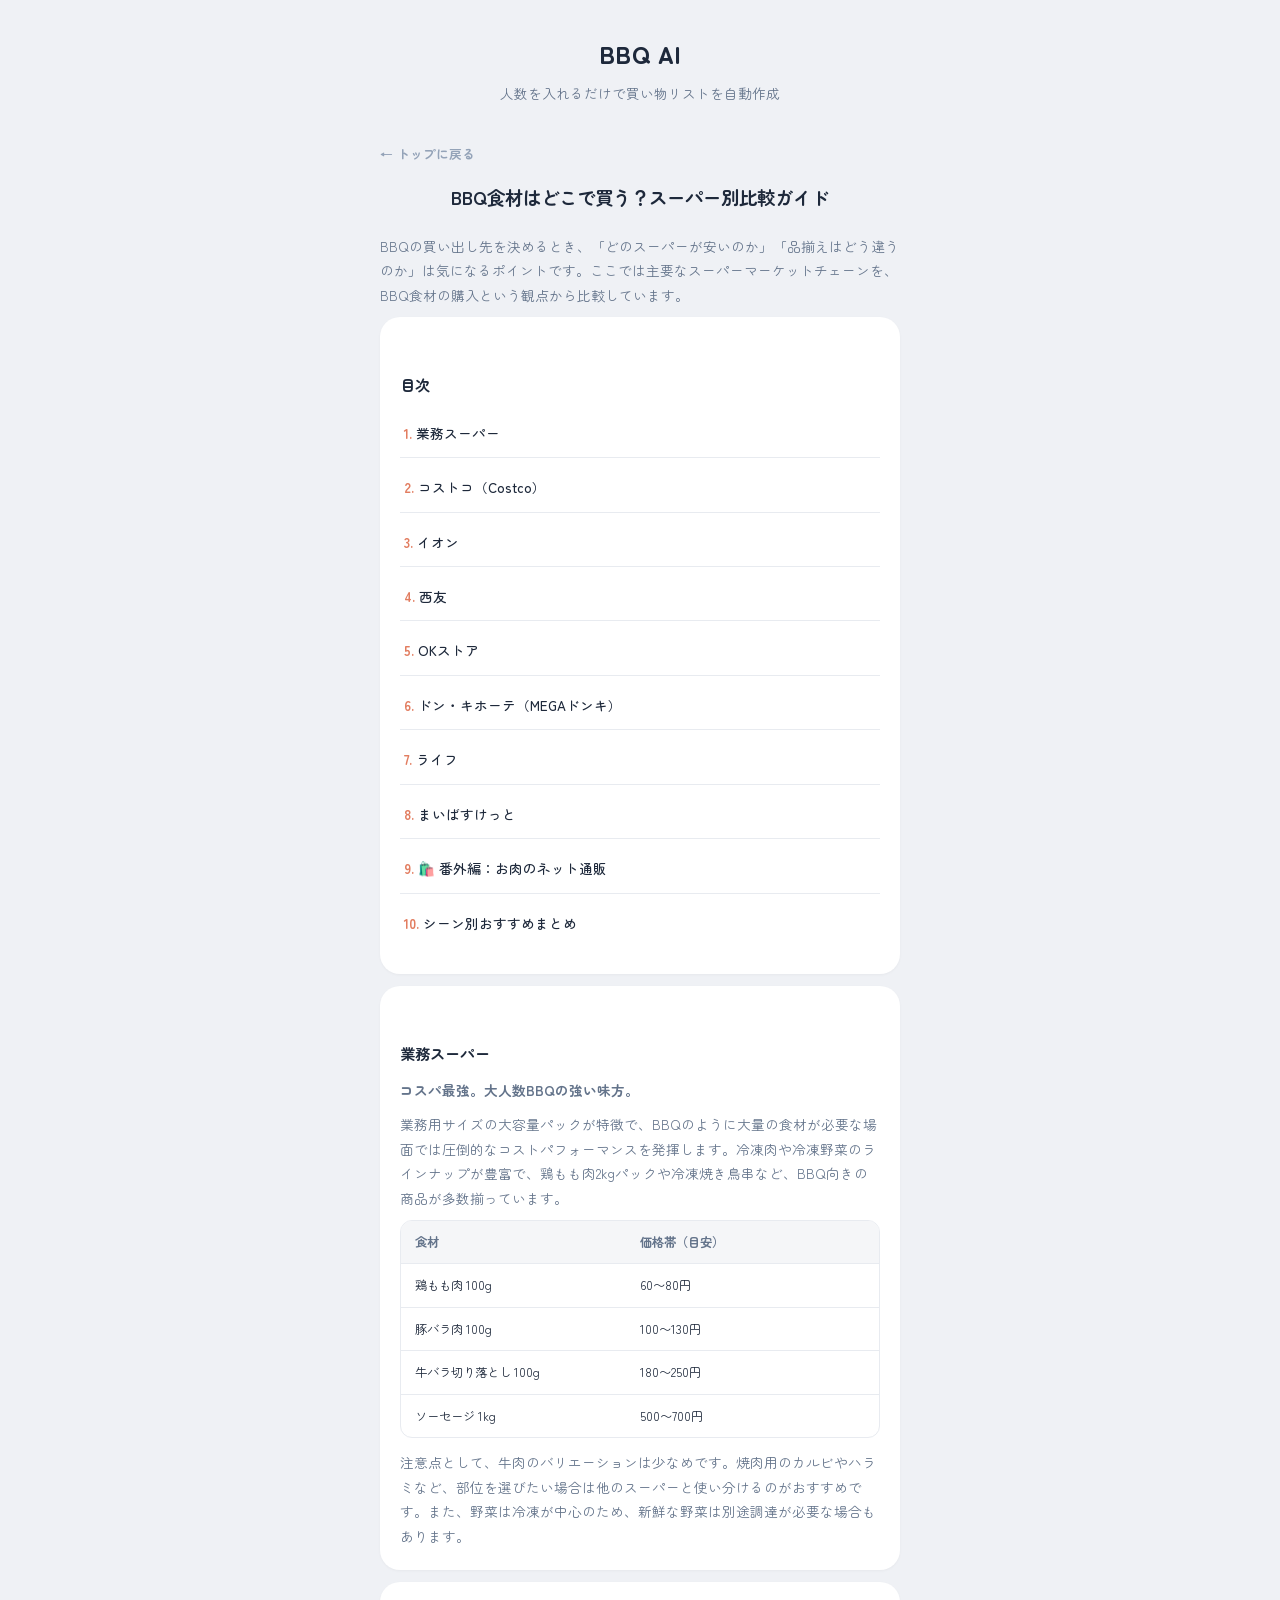
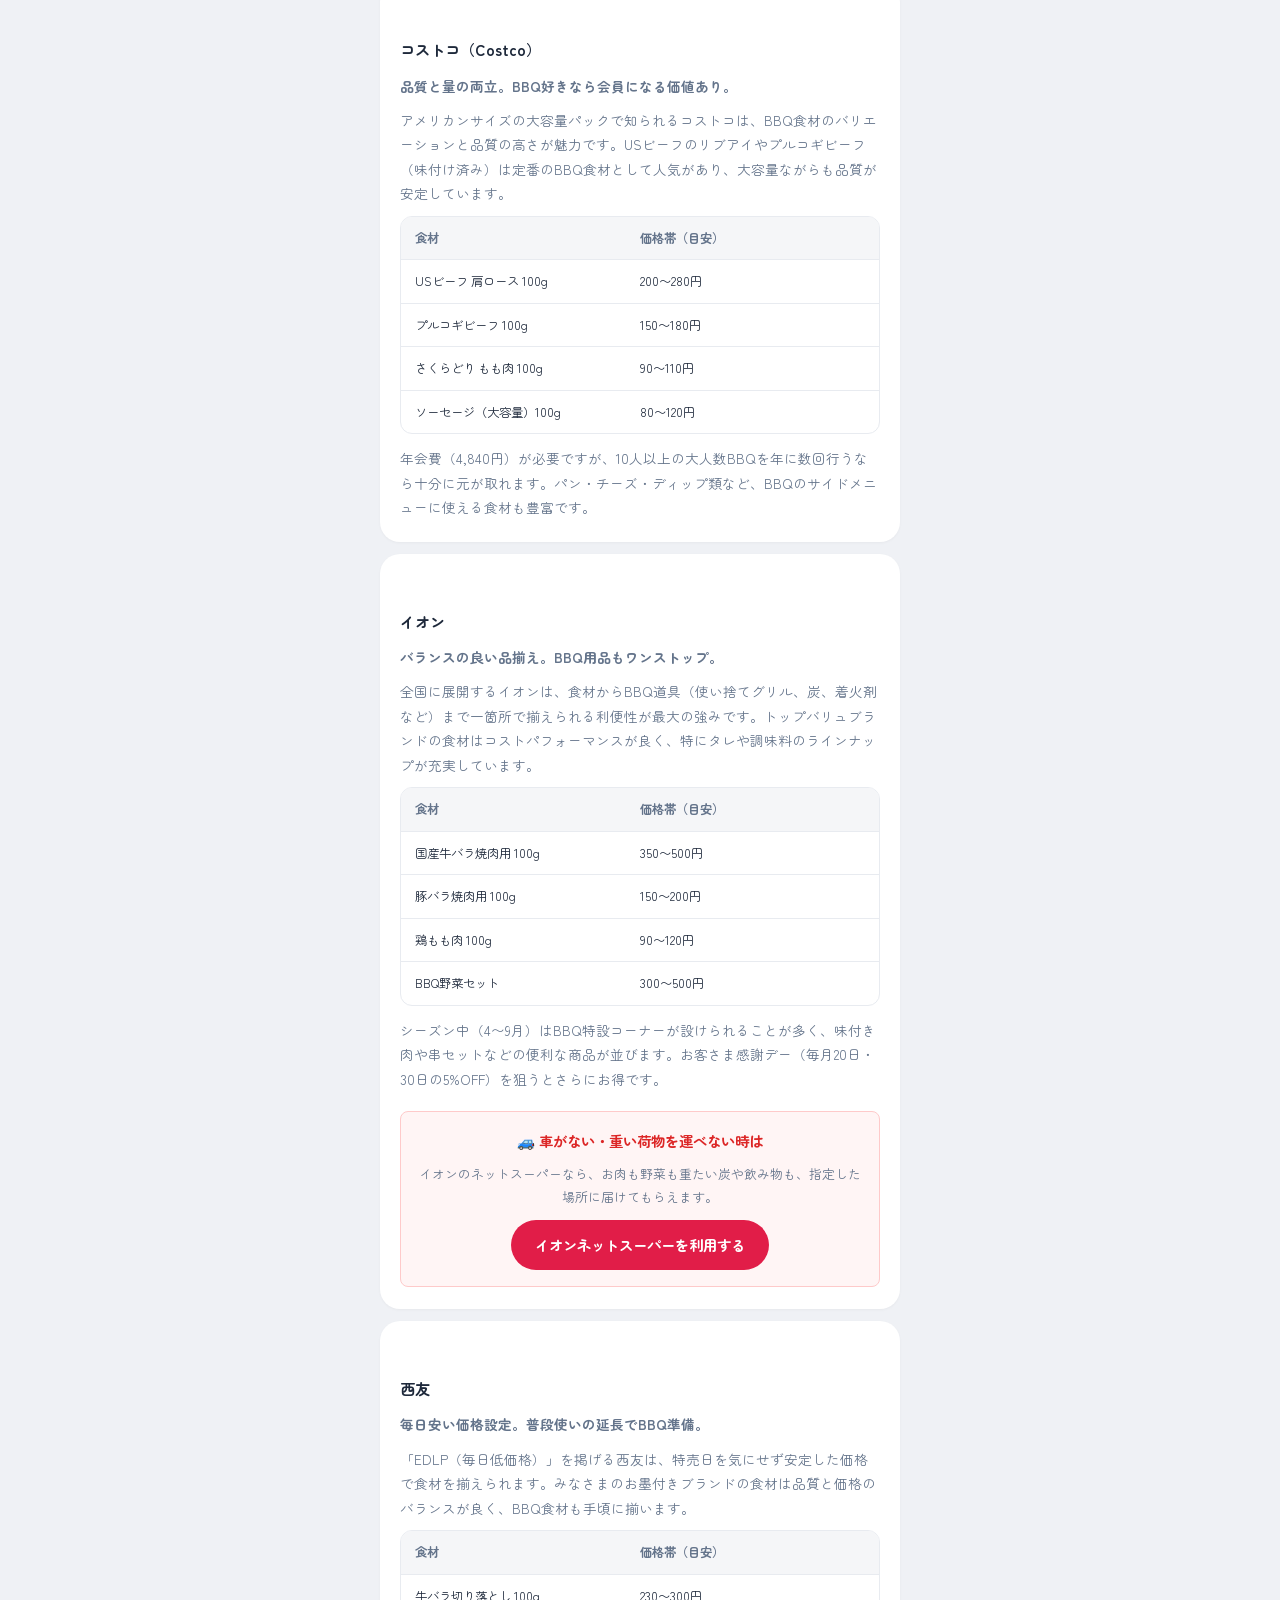
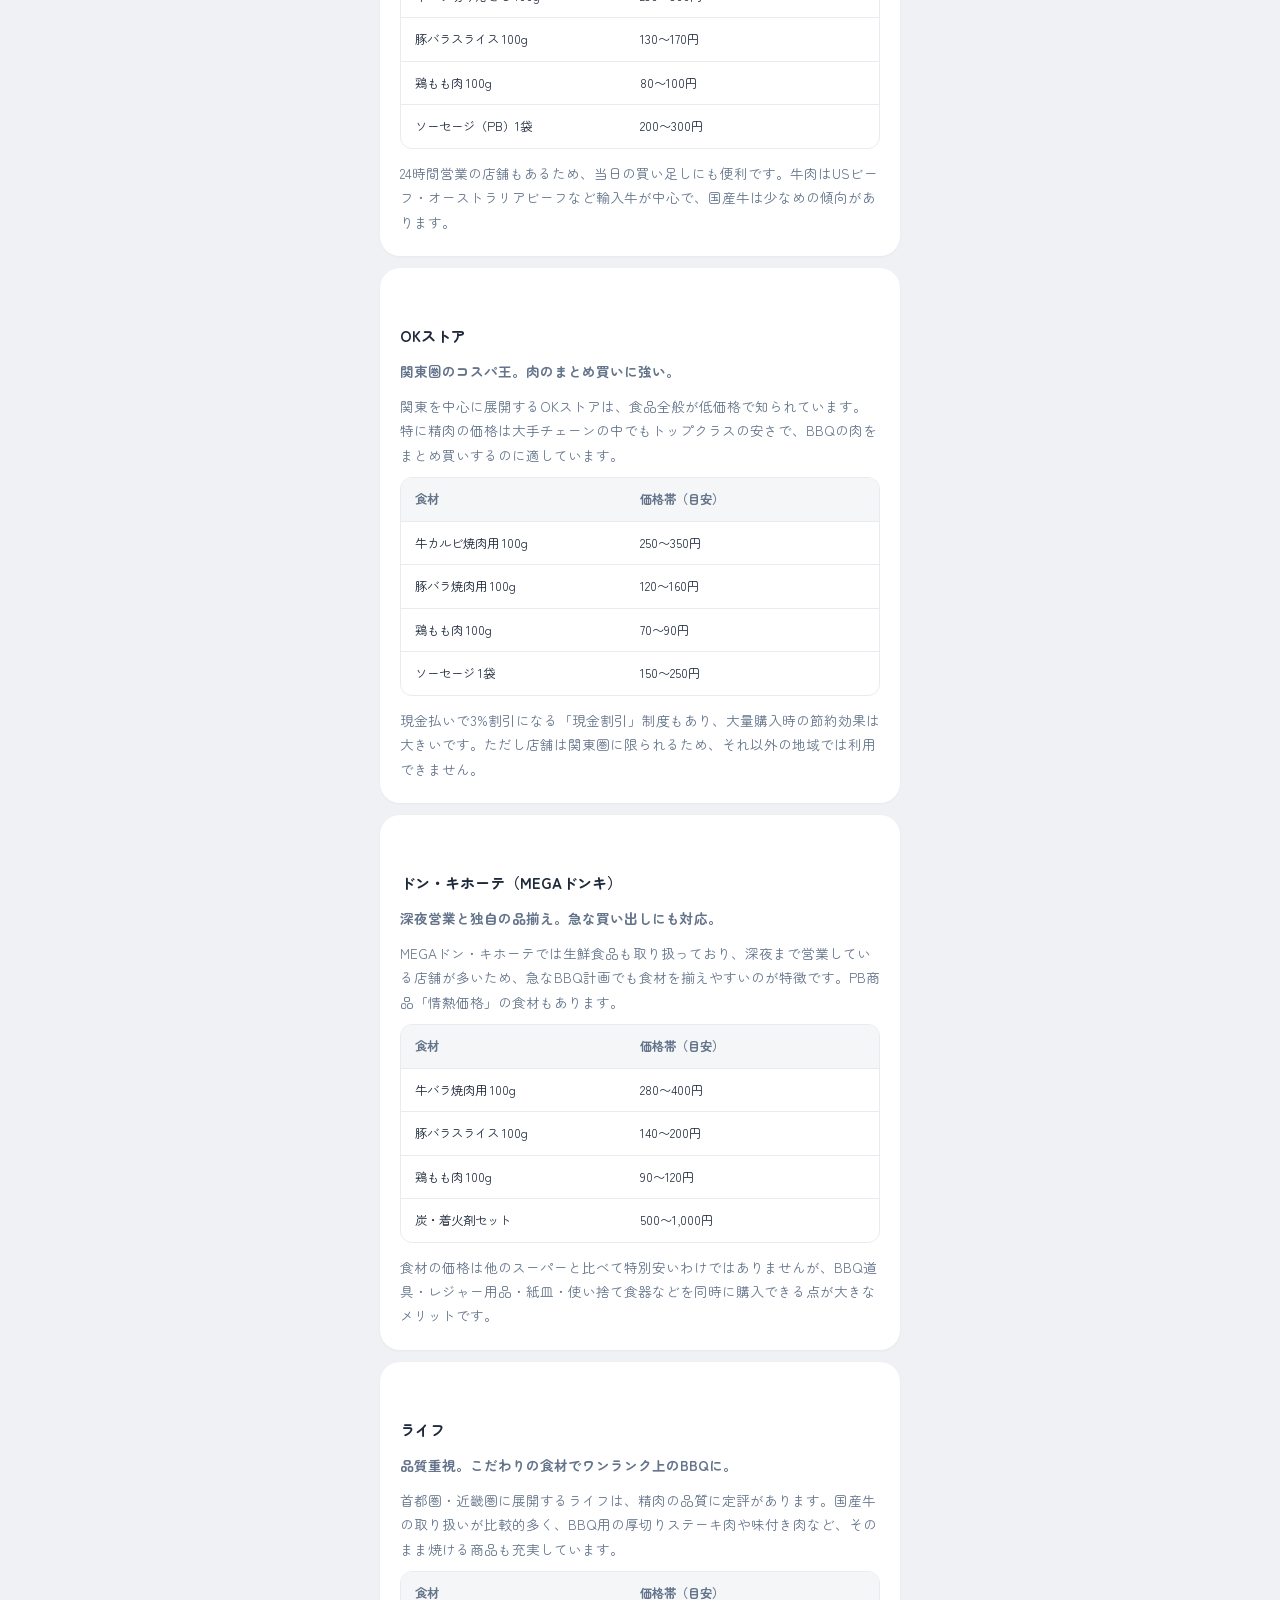
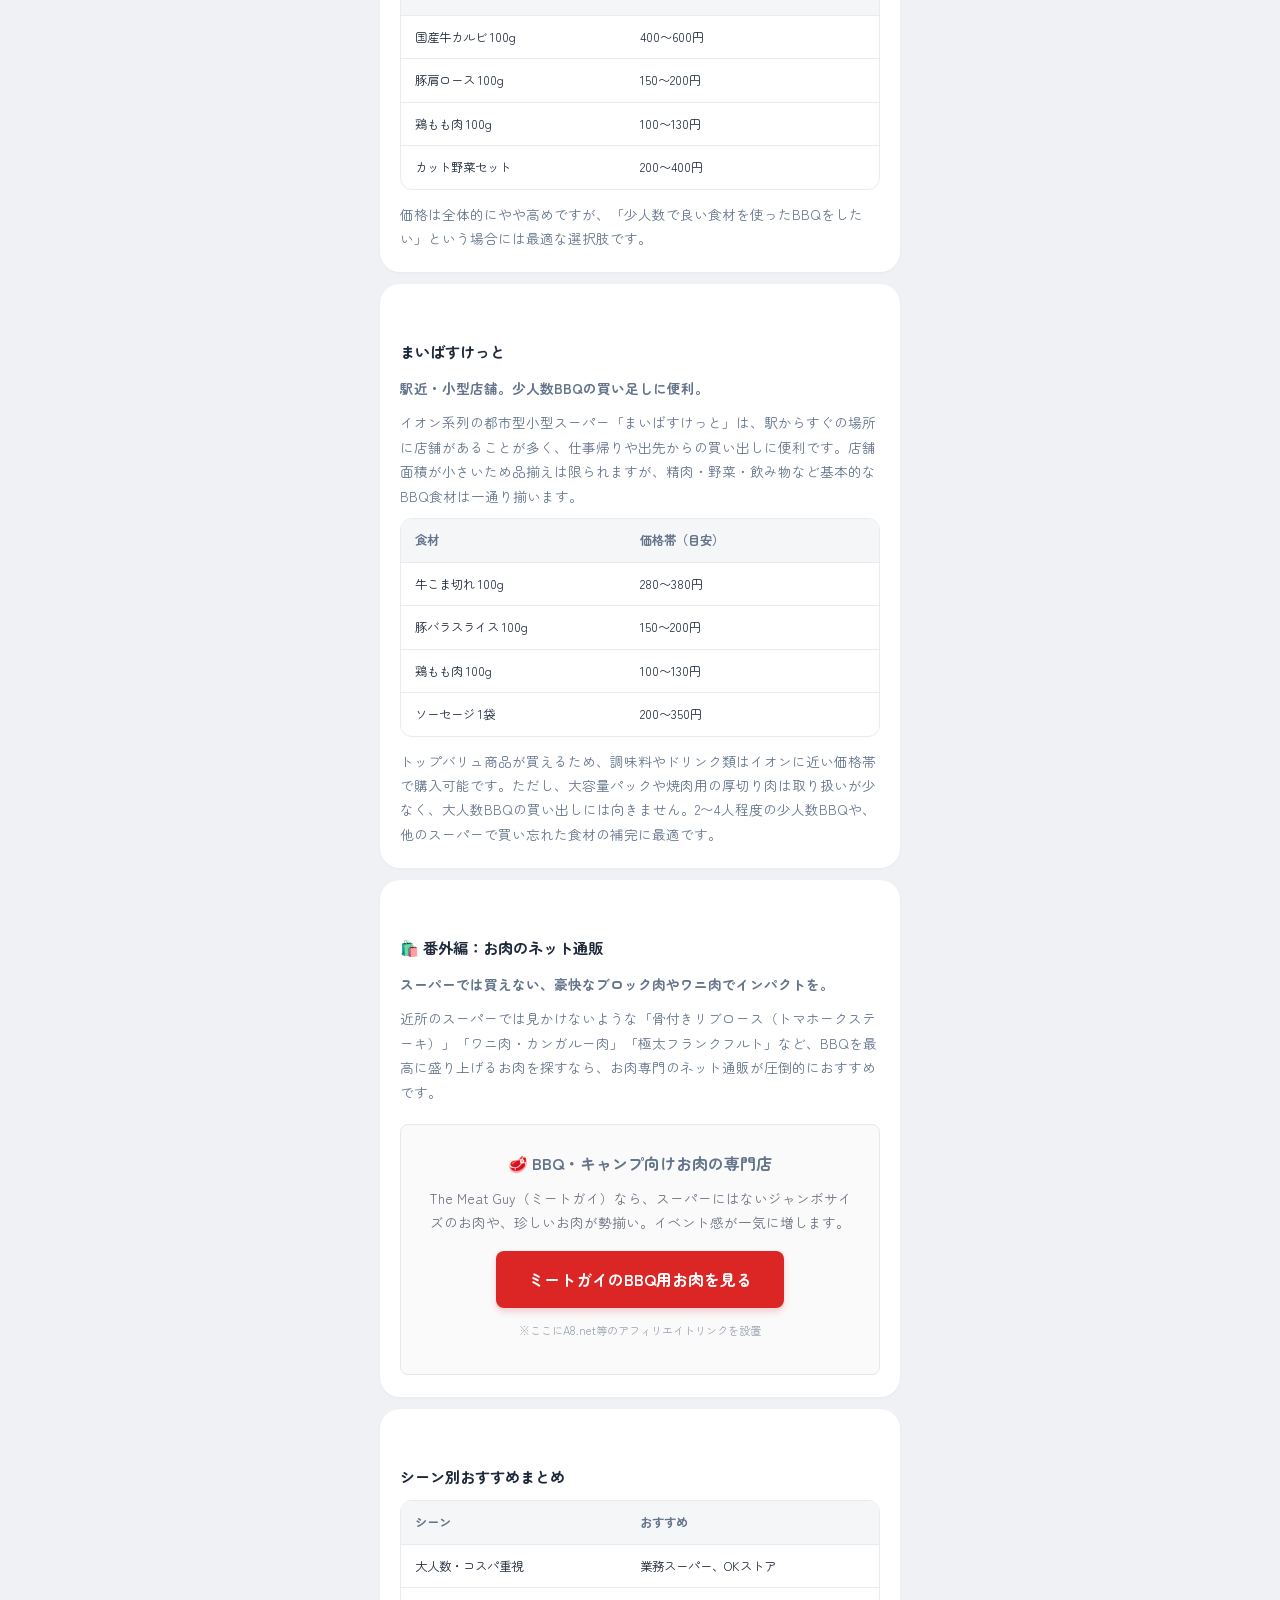
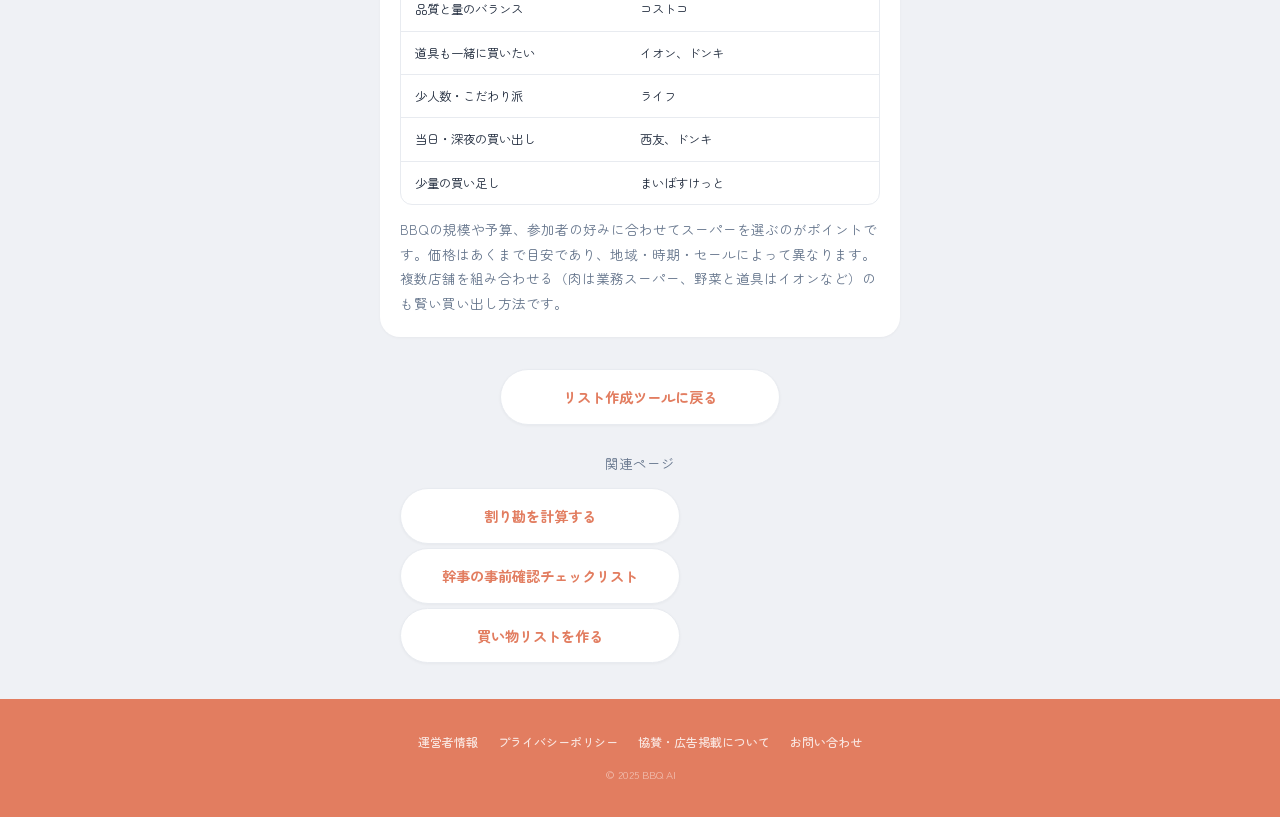
<file: supermarkets.html>
<!DOCTYPE html>
<html lang="ja">

<head>
    <meta charset="UTF-8">
    <meta name="viewport" content="width=device-width, initial-scale=1.0">
    <title>BBQ食材はどこで買う？スーパー別比較ガイド | BBQ AI</title>
    <meta name="description" content="BBQの食材はどのスーパーで買うのがお得？業務スーパー、コストコ、イオン、西友、OKストアなど主要チェーンをBBQ食材の品揃え・価格帯・おすすめポイントから徹底比較。">
    <meta property="og:title" content="BBQ食材はどこで買う？スーパー別比較ガイド | BBQ AI">
    <meta property="og:description" content="業務スーパー、コストコ、イオン、西友、OKストアなど主要チェーンをBBQ食材の品揃え・価格帯・おすすめポイントから徹底比較。">
    <meta property="og:type" content="article">
    <meta property="og:url" content="https://ref-box.com/bbq-ai/supermarkets.html">
    <meta property="og:site_name" content="BBQ AI">
    <meta property="og:image" content="https://ref-box.com/bbq-ai/ogp.png">
    <meta property="og:image:width" content="1200">
    <meta property="og:image:height" content="630">
    <meta name="twitter:card" content="summary_large_image">
    <meta name="twitter:title" content="BBQ食材はどこで買う？スーパー別比較ガイド | BBQ AI">
    <meta name="twitter:description" content="業務スーパー、コストコ、イオン、西友、OKストアなど主要チェーンをBBQ食材の品揃え・価格帯・おすすめポイントから徹底比較。">
    <meta name="twitter:image" content="https://ref-box.com/bbq-ai/ogp.png">
    <link rel="canonical" href="https://ref-box.com/bbq-ai/supermarkets.html">
    <script type="application/ld+json">
    {
      "@context": "https://schema.org",
      "@type": "Article",
      "headline": "BBQ食材はどこで買う？スーパー別比較ガイド",
      "description": "BBQの食材はどのスーパーで買うのがお得？業務スーパー、コストコ、イオン、西友、OKストアなど主要チェーンをBBQ食材の品揃え・価格帯・おすすめポイントから徹底比較。",
      "url": "https://ref-box.com/bbq-ai/supermarkets.html",
      "inLanguage": "ja",
      "publisher": { "@type": "Organization", "name": "BBQ AI", "url": "https://ref-box.com/bbq-ai/" }
    }
    </script>

    <link rel="preconnect" href="https://fonts.googleapis.com">
    <link rel="preconnect" href="https://fonts.gstatic.com" crossorigin>
    <link href="https://fonts.googleapis.com/css2?family=Zen+Maru+Gothic:wght@400;500;700&display=swap" rel="stylesheet">

    <!-- Google AdSense -->
    <script async src="https://pagead2.googlesyndication.com/pagead/js/adsbygoogle.js?client=ca-pub-4267979139542594"
        crossorigin="anonymous"></script>

    <link rel="stylesheet" href="style.css">
</head>

<body>
    <header class="site-header">
        <h1 class="site-title">BBQ AI</h1>
        <p class="site-subtitle">人数を入れるだけで買い物リストを自動作成</p>
    </header>

    <main class="static-page">
        <a href="index.html" class="back-link">← トップに戻る</a>

        <h1>BBQ食材はどこで買う？スーパー別比較ガイド</h1>
        <p>BBQの買い出し先を決めるとき、「どのスーパーが安いのか」「品揃えはどう違うのか」は気になるポイントです。ここでは主要なスーパーマーケットチェーンを、BBQ食材の購入という観点から比較しています。</p>

        <!-- 目次 -->
        <div class="calc-section">
            <h2 class="calc-heading">目次</h2>
            <nav class="toc">
                <ol>
                    <li><a href="#gyomu">業務スーパー</a></li>
                    <li><a href="#costco">コストコ（Costco）</a></li>
                    <li><a href="#aeon">イオン</a></li>
                    <li><a href="#seiyu">西友</a></li>
                    <li><a href="#ok">OKストア</a></li>
                    <li><a href="#donki">ドン・キホーテ（MEGAドンキ）</a></li>
                    <li><a href="#life">ライフ</a></li>
                    <li><a href="#mybasket">まいばすけっと</a></li>
                    <li><a href="#net-meat">🛍️ 番外編：お肉のネット通販</a></li>
                    <li><a href="#matome">シーン別おすすめまとめ</a></li>
                </ol>
            </nav>
        </div>

        <!-- 業務スーパー -->
        <div class="calc-section" id="gyomu">
            <h2 class="calc-heading">業務スーパー</h2>
            <p class="calc-text"><strong>コスパ最強。大人数BBQの強い味方。</strong></p>
            <p class="calc-text">業務用サイズの大容量パックが特徴で、BBQのように大量の食材が必要な場面では圧倒的なコストパフォーマンスを発揮します。冷凍肉や冷凍野菜のラインナップが豊富で、鶏もも肉2kgパックや冷凍焼き鳥串など、BBQ向きの商品が多数揃っています。</p>
            <div class="calc-table">
                <div class="calc-row calc-row-header">
                    <span>食材</span><span>価格帯（目安）</span>
                </div>
                <div class="calc-row">
                    <span>鶏もも肉 100g</span><span>60〜80円</span>
                </div>
                <div class="calc-row">
                    <span>豚バラ肉 100g</span><span>100〜130円</span>
                </div>
                <div class="calc-row">
                    <span>牛バラ切り落とし 100g</span><span>180〜250円</span>
                </div>
                <div class="calc-row">
                    <span>ソーセージ 1kg</span><span>500〜700円</span>
                </div>
            </div>
            <p class="calc-text">注意点として、牛肉のバリエーションは少なめです。焼肉用のカルビやハラミなど、部位を選びたい場合は他のスーパーと使い分けるのがおすすめです。また、野菜は冷凍が中心のため、新鮮な野菜は別途調達が必要な場合もあります。</p>
        </div>

        <!-- コストコ -->
        <div class="calc-section" id="costco">
            <h2 class="calc-heading">コストコ（Costco）</h2>
            <p class="calc-text"><strong>品質と量の両立。BBQ好きなら会員になる価値あり。</strong></p>
            <p class="calc-text">アメリカンサイズの大容量パックで知られるコストコは、BBQ食材のバリエーションと品質の高さが魅力です。USビーフのリブアイやプルコギビーフ（味付け済み）は定番のBBQ食材として人気があり、大容量ながらも品質が安定しています。</p>
            <div class="calc-table">
                <div class="calc-row calc-row-header">
                    <span>食材</span><span>価格帯（目安）</span>
                </div>
                <div class="calc-row">
                    <span>USビーフ 肩ロース 100g</span><span>200〜280円</span>
                </div>
                <div class="calc-row">
                    <span>プルコギビーフ 100g</span><span>150〜180円</span>
                </div>
                <div class="calc-row">
                    <span>さくらどり もも肉 100g</span><span>90〜110円</span>
                </div>
                <div class="calc-row">
                    <span>ソーセージ（大容量）100g</span><span>80〜120円</span>
                </div>
            </div>
            <p class="calc-text">年会費（4,840円）が必要ですが、10人以上の大人数BBQを年に数回行うなら十分に元が取れます。パン・チーズ・ディップ類など、BBQのサイドメニューに使える食材も豊富です。</p>
        </div>

        <!-- イオン -->
        <div class="calc-section" id="aeon">
            <h2 class="calc-heading">イオン</h2>
            <p class="calc-text"><strong>バランスの良い品揃え。BBQ用品もワンストップ。</strong></p>
            <p class="calc-text">全国に展開するイオンは、食材からBBQ道具（使い捨てグリル、炭、着火剤など）まで一箇所で揃えられる利便性が最大の強みです。トップバリュブランドの食材はコストパフォーマンスが良く、特にタレや調味料のラインナップが充実しています。</p>
            <div class="calc-table">
                <div class="calc-row calc-row-header">
                    <span>食材</span><span>価格帯（目安）</span>
                </div>
                <div class="calc-row">
                    <span>国産牛バラ焼肉用 100g</span><span>350〜500円</span>
                </div>
                <div class="calc-row">
                    <span>豚バラ焼肉用 100g</span><span>150〜200円</span>
                </div>
                <div class="calc-row">
                    <span>鶏もも肉 100g</span><span>90〜120円</span>
                </div>
                <div class="calc-row">
                    <span>BBQ野菜セット</span><span>300〜500円</span>
                </div>
            </div>
            <p class="calc-text">シーズン中（4〜9月）はBBQ特設コーナーが設けられることが多く、味付き肉や串セットなどの便利な商品が並びます。お客さま感謝デー（毎月20日・30日の5%OFF）を狙うとさらにお得です。</p>
            
            <div style="margin-top: 20px; padding: 16px; background: #FFF5F5; border: 1px solid #FECACA; border-radius: 8px; text-align: center;">
                <p style="font-size: 0.9rem; color: #DC2626; font-weight: 700; margin-bottom: 8px;">🚙 車がない・重い荷物を運べない時は</p>
                <p style="font-size: 0.8rem; margin-bottom: 12px;">イオンのネットスーパーなら、お肉も野菜も重たい炭や飲み物も、指定した場所に届けてもらえます。</p>
                <a href="#" target="_blank" style="display: inline-block; background: #E11D48; color: #FFF; padding: 12px 24px; border-radius: 999px; font-weight: 700; text-decoration: none; font-size: 0.9rem;">イオンネットスーパーを利用する</a>
            </div>
        </div>

        <!-- 西友 -->
        <div class="calc-section" id="seiyu">
            <h2 class="calc-heading">西友</h2>
            <p class="calc-text"><strong>毎日安い価格設定。普段使いの延長でBBQ準備。</strong></p>
            <p class="calc-text">「EDLP（毎日低価格）」を掲げる西友は、特売日を気にせず安定した価格で食材を揃えられます。みなさまのお墨付きブランドの食材は品質と価格のバランスが良く、BBQ食材も手頃に揃います。</p>
            <div class="calc-table">
                <div class="calc-row calc-row-header">
                    <span>食材</span><span>価格帯（目安）</span>
                </div>
                <div class="calc-row">
                    <span>牛バラ切り落とし 100g</span><span>230〜300円</span>
                </div>
                <div class="calc-row">
                    <span>豚バラスライス 100g</span><span>130〜170円</span>
                </div>
                <div class="calc-row">
                    <span>鶏もも肉 100g</span><span>80〜100円</span>
                </div>
                <div class="calc-row">
                    <span>ソーセージ（PB）1袋</span><span>200〜300円</span>
                </div>
            </div>
            <p class="calc-text">24時間営業の店舗もあるため、当日の買い足しにも便利です。牛肉はUSビーフ・オーストラリアビーフなど輸入牛が中心で、国産牛は少なめの傾向があります。</p>
        </div>

        <!-- OKストア -->
        <div class="calc-section" id="ok">
            <h2 class="calc-heading">OKストア</h2>
            <p class="calc-text"><strong>関東圏のコスパ王。肉のまとめ買いに強い。</strong></p>
            <p class="calc-text">関東を中心に展開するOKストアは、食品全般が低価格で知られています。特に精肉の価格は大手チェーンの中でもトップクラスの安さで、BBQの肉をまとめ買いするのに適しています。</p>
            <div class="calc-table">
                <div class="calc-row calc-row-header">
                    <span>食材</span><span>価格帯（目安）</span>
                </div>
                <div class="calc-row">
                    <span>牛カルビ焼肉用 100g</span><span>250〜350円</span>
                </div>
                <div class="calc-row">
                    <span>豚バラ焼肉用 100g</span><span>120〜160円</span>
                </div>
                <div class="calc-row">
                    <span>鶏もも肉 100g</span><span>70〜90円</span>
                </div>
                <div class="calc-row">
                    <span>ソーセージ 1袋</span><span>150〜250円</span>
                </div>
            </div>
            <p class="calc-text">現金払いで3%割引になる「現金割引」制度もあり、大量購入時の節約効果は大きいです。ただし店舗は関東圏に限られるため、それ以外の地域では利用できません。</p>
        </div>

        <!-- ドン・キホーテ -->
        <div class="calc-section" id="donki">
            <h2 class="calc-heading">ドン・キホーテ（MEGAドンキ）</h2>
            <p class="calc-text"><strong>深夜営業と独自の品揃え。急な買い出しにも対応。</strong></p>
            <p class="calc-text">MEGAドン・キホーテでは生鮮食品も取り扱っており、深夜まで営業している店舗が多いため、急なBBQ計画でも食材を揃えやすいのが特徴です。PB商品「情熱価格」の食材もあります。</p>
            <div class="calc-table">
                <div class="calc-row calc-row-header">
                    <span>食材</span><span>価格帯（目安）</span>
                </div>
                <div class="calc-row">
                    <span>牛バラ焼肉用 100g</span><span>280〜400円</span>
                </div>
                <div class="calc-row">
                    <span>豚バラスライス 100g</span><span>140〜200円</span>
                </div>
                <div class="calc-row">
                    <span>鶏もも肉 100g</span><span>90〜120円</span>
                </div>
                <div class="calc-row">
                    <span>炭・着火剤セット</span><span>500〜1,000円</span>
                </div>
            </div>
            <p class="calc-text">食材の価格は他のスーパーと比べて特別安いわけではありませんが、BBQ道具・レジャー用品・紙皿・使い捨て食器などを同時に購入できる点が大きなメリットです。</p>
        </div>

        <!-- ライフ -->
        <div class="calc-section" id="life">
            <h2 class="calc-heading">ライフ</h2>
            <p class="calc-text"><strong>品質重視。こだわりの食材でワンランク上のBBQに。</strong></p>
            <p class="calc-text">首都圏・近畿圏に展開するライフは、精肉の品質に定評があります。国産牛の取り扱いが比較的多く、BBQ用の厚切りステーキ肉や味付き肉など、そのまま焼ける商品も充実しています。</p>
            <div class="calc-table">
                <div class="calc-row calc-row-header">
                    <span>食材</span><span>価格帯（目安）</span>
                </div>
                <div class="calc-row">
                    <span>国産牛カルビ 100g</span><span>400〜600円</span>
                </div>
                <div class="calc-row">
                    <span>豚肩ロース 100g</span><span>150〜200円</span>
                </div>
                <div class="calc-row">
                    <span>鶏もも肉 100g</span><span>100〜130円</span>
                </div>
                <div class="calc-row">
                    <span>カット野菜セット</span><span>200〜400円</span>
                </div>
            </div>
            <p class="calc-text">価格は全体的にやや高めですが、「少人数で良い食材を使ったBBQをしたい」という場合には最適な選択肢です。</p>
        </div>

        <!-- まいばすけっと -->
        <div class="calc-section" id="mybasket">
            <h2 class="calc-heading">まいばすけっと</h2>
            <p class="calc-text"><strong>駅近・小型店舗。少人数BBQの買い足しに便利。</strong></p>
            <p class="calc-text">イオン系列の都市型小型スーパー「まいばすけっと」は、駅からすぐの場所に店舗があることが多く、仕事帰りや出先からの買い出しに便利です。店舗面積が小さいため品揃えは限られますが、精肉・野菜・飲み物など基本的なBBQ食材は一通り揃います。</p>
            <div class="calc-table">
                <div class="calc-row calc-row-header">
                    <span>食材</span><span>価格帯（目安）</span>
                </div>
                <div class="calc-row">
                    <span>牛こま切れ 100g</span><span>280〜380円</span>
                </div>
                <div class="calc-row">
                    <span>豚バラスライス 100g</span><span>150〜200円</span>
                </div>
                <div class="calc-row">
                    <span>鶏もも肉 100g</span><span>100〜130円</span>
                </div>
                <div class="calc-row">
                    <span>ソーセージ 1袋</span><span>200〜350円</span>
                </div>
            </div>
            <p class="calc-text">トップバリュ商品が買えるため、調味料やドリンク類はイオンに近い価格帯で購入可能です。ただし、大容量パックや焼肉用の厚切り肉は取り扱いが少なく、大人数BBQの買い出しには向きません。2〜4人程度の少人数BBQや、他のスーパーで買い忘れた食材の補完に最適です。</p>
        </div>

        <!-- 番外編：ネット通販 -->
        <div class="calc-section" id="net-meat">
            <h2 class="calc-heading">🛍️ 番外編：お肉のネット通販</h2>
            <p class="calc-text"><strong>スーパーでは買えない、豪快なブロック肉やワニ肉でインパクトを。</strong></p>
            <p class="calc-text">近所のスーパーでは見かけないような「骨付きリブロース（トマホークステーキ）」「ワニ肉・カンガルー肉」「極太フランクフルト」など、BBQを最高に盛り上げるお肉を探すなら、お肉専門のネット通販が圧倒的におすすめです。</p>
            
            <div style="margin-top: 20px; padding: 24px; background: #FAFAFA; border: 1px solid #E5E7EB; border-radius: 8px; text-align: center;">
                <p style="font-size: 1rem; font-weight: 700; margin-bottom: 8px;">🥩 BBQ・キャンプ向けお肉の専門店</p>
                <p style="font-size: 0.85rem; color: #6B7280; margin-bottom: 16px;">The Meat Guy（ミートガイ）なら、スーパーにはないジャンボサイズのお肉や、珍しいお肉が勢揃い。イベント感が一気に増します。</p>
                <a href="#" target="_blank" style="display: inline-block; background: #DC2626; color: #FFF; padding: 14px 32px; border-radius: 8px; font-weight: 700; text-decoration: none; font-size: 1rem; box-shadow: 0 4px 6px rgba(220, 38, 38, 0.2);">
                    ミートガイのBBQ用お肉を見る
                </a>
                <p style="font-size: 0.7rem; color: #9CA3AF; margin-top: 12px;">※ここにA8.net等のアフィリエイトリンクを設置</p>
            </div>
        </div>

        <!-- まとめ -->
        <div class="calc-section" id="matome">
            <h2 class="calc-heading">シーン別おすすめまとめ</h2>
            <div class="calc-table">
                <div class="calc-row calc-row-header">
                    <span>シーン</span><span>おすすめ</span>
                </div>
                <div class="calc-row">
                    <span>大人数・コスパ重視</span><span>業務スーパー、OKストア</span>
                </div>
                <div class="calc-row">
                    <span>品質と量のバランス</span><span>コストコ</span>
                </div>
                <div class="calc-row">
                    <span>道具も一緒に買いたい</span><span>イオン、ドンキ</span>
                </div>
                <div class="calc-row">
                    <span>少人数・こだわり派</span><span>ライフ</span>
                </div>
                <div class="calc-row">
                    <span>当日・深夜の買い出し</span><span>西友、ドンキ</span>
                </div>
                <div class="calc-row">
                    <span>少量の買い足し</span><span>まいばすけっと</span>
                </div>
            </div>
            <p class="calc-text">BBQの規模や予算、参加者の好みに合わせてスーパーを選ぶのがポイントです。価格はあくまで目安であり、地域・時期・セールによって異なります。複数店舗を組み合わせる（肉は業務スーパー、野菜と道具はイオンなど）のも賢い買い出し方法です。</p>
        </div>

        <p style="text-align:center; margin-top: 32px;">
            <a href="index.html" class="btn btn-link">リスト作成ツールに戻る</a>
        </p>
        <nav aria-label="関連ページ" style="text-align:center; padding: 16px 16px 0;">
            <p style="font-size:0.85rem; color:var(--text-sub); margin-bottom:12px;">関連ページ</p>
            <a href="split.html" class="btn btn-link" style="margin: 4px;">割り勘を計算する</a>
            <a href="checklist.html" class="btn btn-link" style="margin: 4px;">幹事の事前確認チェックリスト</a>
            <a href="index.html" class="btn btn-link" style="margin: 4px;">買い物リストを作る</a>
        </nav>
    </main>

    <footer class="site-footer">
        <div class="footer-inner">
            <nav class="footer-nav" aria-label="フッターナビゲーション">
                <a href="about.html">運営者情報</a>
                <a href="privacy.html">プライバシーポリシー</a>
                <a href="sponsor.html">協賛・広告掲載について</a>
                <a href="contact.html">お問い合わせ</a>
            </nav>
            <p class="footer-copy">&copy; 2025 BBQ AI</p>
        </div>
    </footer>
</body>

</html>
</file>
<file: style.css>
/* ===========================
   BBQ AI
   WalicaインスパイアのクリーンUI
   =========================== */

:root {
    --brand: #E27D60;
    --brand-hover: #D06A4E;
    --brand-bg: rgba(226, 125, 96, 0.08);

    --bg: #EFF1F5;
    --bg-card: #FFFFFF;
    --bg-input: #F5F6F8;

    --text: #1E293B;
    --text-sub: #64748B;
    --text-light: #94A3B8;

    --border: #E8EBF0;

    --green: #06C755;
    --green-hover: #05B34C;

    --shadow: 0 1px 3px rgba(0,0,0,0.04);

    --radius: 24px;
    --radius-btn: 50px;
    --radius-input: 12px;

    --font: 'Zen Maru Gothic', 'Hiragino Kaku Gothic ProN', 'Noto Sans JP', sans-serif;
}

*, *::before, *::after {
    margin: 0;
    padding: 0;
    box-sizing: border-box;
}

html { scroll-behavior: smooth; }

body {
    font-family: var(--font);
    background: var(--bg);
    color: var(--text);
    line-height: 1.8;
    min-height: 100vh;
    display: flex;
    flex-direction: column;
    -webkit-font-smoothing: antialiased;
}

a {
    color: var(--brand);
    text-decoration: none;
}

a:hover { text-decoration: underline; }

/* --- ヘッダー --- */
.site-header {
    background: var(--bg);
    padding: 32px 20px 0;
    text-align: center;
}

.site-title {
    font-size: 1.5rem;
    font-weight: 800;
    color: var(--text);
    letter-spacing: 0.5px;
}

.site-title .brand-icon {
    display: inline-block;
    margin-right: 4px;
    font-size: 1.3rem;
    vertical-align: middle;
}

.site-subtitle {
    font-size: 0.85rem;
    color: var(--text-sub);
    font-weight: 400;
    margin-top: 6px;
}

/* --- コンテナ --- */
.container {
    max-width: 460px;
    width: 100%;
    margin: 0 auto;
    padding: 8px 16px 48px;
    flex: 1;
}

/* --- カード --- */
.card {
    background: var(--bg-card);
    padding: 28px 24px;
    border-radius: var(--radius);
    margin-bottom: 16px;
    box-shadow: var(--shadow);
}

.card-title {
    font-size: 0.82rem;
    font-weight: 700;
    color: var(--text-sub);
    margin-bottom: 16px;
    text-align: center;
}

/* --- ラベル --- */
label {
    display: block;
    margin-bottom: 6px;
    font-weight: 600;
    color: var(--text-light);
    font-size: 0.75rem;
    text-align: center;
}

/* --- 入力フィールド --- */
.input-group {
    display: flex;
    gap: 10px;
    margin-bottom: 24px;
}

.input-box {
    flex: 1;
}

input[type="number"],
select {
    width: 100%;
    padding: 14px 12px;
    font-size: 1.05rem;
    font-weight: 700;
    font-family: var(--font);
    border-radius: var(--radius-input);
    border: none;
    background: var(--bg-input);
    color: var(--text);
    text-align: center;
    transition: all 0.2s ease;
    -webkit-appearance: none;
    appearance: none;
}

input[type="number"]:focus,
select:focus {
    outline: none;
    background: #EDEEF2;
    box-shadow: 0 0 0 3px var(--brand-bg);
}

select {
    text-align: left;
    padding: 14px 40px 14px 16px;
    background-image: url("data:image/svg+xml,%3Csvg xmlns='http://www.w3.org/2000/svg' width='12' height='8' viewBox='0 0 12 8'%3E%3Cpath d='M1 1.5L6 6.5L11 1.5' stroke='%2394A3B8' stroke-width='2' stroke-linecap='round' stroke-linejoin='round' fill='none'/%3E%3C/svg%3E");
    background-repeat: no-repeat;
    background-position: right 14px center;
}

/* --- チェックボックス --- */
.checkbox-label {
    display: flex;
    align-items: center;
    justify-content: center;
    cursor: pointer;
    margin-top: 20px;
    padding: 14px;
    background: var(--bg-input);
    border-radius: var(--radius-input);
    transition: all 0.2s ease;
    font-size: 0.9rem;
    font-weight: 500;
    color: var(--text-sub);
    user-select: none;
    gap: 10px;
}

.checkbox-label:hover {
    background: #EAEBEF;
}

.checkbox-label input[type="checkbox"] {
    width: 18px;
    height: 18px;
    accent-color: var(--brand);
    flex-shrink: 0;
    margin: 0;
}

.checkbox-label.checked {
    background: var(--brand-bg);
    color: var(--text);
}

/* --- ボタン（共通） --- */
.btn {
    display: flex;
    align-items: center;
    justify-content: center;
    width: 100%;
    padding: 16px 24px;
    font-size: 0.95rem;
    font-weight: 700;
    font-family: var(--font);
    color: #FFF;
    border: none;
    border-radius: var(--radius-btn);
    cursor: pointer;
    transition: background 0.2s ease, transform 0.1s ease;
}

.btn:active {
    transform: scale(0.97);
}

.btn-primary {
    background: var(--brand);
    margin-bottom: 16px;
}

.btn-primary:hover {
    background: var(--brand-hover);
}

/* --- 結果エリア --- */
#resultArea {
    display: none;
    margin-top: 20px;
    animation: fadeIn 0.3s ease;
}

@keyframes fadeIn {
    from { opacity: 0; transform: translateY(8px); }
    to { opacity: 1; transform: translateY(0); }
}

/* --- 予算ボックス --- */
.budget-box {
    background: var(--bg-card);
    padding: 28px 20px;
    border-radius: var(--radius);
    text-align: center;
    margin-bottom: 16px;
    box-shadow: var(--shadow);
}

.budget-label {
    font-size: 0.75rem;
    font-weight: 600;
    color: var(--text-light);
}

.budget-price {
    font-size: 1.8rem;
    font-weight: 800;
    color: var(--brand);
    margin: 6px 0 2px;
}

.budget-note {
    font-size: 0.78rem;
    color: var(--text-light);
}

/* --- リスト --- */
.list-container {
    background: var(--bg-card);
    border-radius: var(--radius);
    padding: 4px 20px;
    margin-bottom: 12px;
    box-shadow: var(--shadow);
}

.list-title {
    font-weight: 700;
    text-align: center;
    padding: 14px 0;
    color: var(--text);
    font-size: 0.9rem;
    border-bottom: 1px solid var(--border);
}

.list-row {
    display: flex;
    align-items: center;
    padding: 11px 0;
    border-bottom: 1px solid #F3F4F6;
}

.list-row:last-child { border-bottom: none; }

.list-row input[type="checkbox"] {
    width: 20px;
    height: 20px;
    accent-color: var(--brand);
    flex-shrink: 0;
    margin-right: 12px;
    cursor: pointer;
}

.list-row input[type="text"] {
    flex: 1;
    padding: 4px 6px;
    background: transparent;
    border: none;
    color: var(--text);
    font-size: 0.9rem;
    font-family: var(--font);
    outline: none;
}

.list-row input[type="text"]:focus {
    background: var(--bg-input);
    border-radius: 6px;
}

.list-row.checked input[type="text"] {
    text-decoration: line-through;
    color: var(--text-light);
}

.header-text {
    color: var(--text-sub) !important;
    font-weight: 700 !important;
    font-size: 0.85rem !important;
    letter-spacing: 0.3px;
}

/* --- 削除ボタン --- */
.del-btn {
    width: auto;
    padding: 4px 10px;
    margin: 0;
    background: var(--bg-input);
    color: var(--text-light);
    font-size: 0.7rem;
    font-weight: 600;
    font-family: var(--font);
    border-radius: 8px;
    border: none;
    cursor: pointer;
    transition: all 0.15s ease;
    flex-shrink: 0;
}

.del-btn:hover {
    background: #E05C5C;
    color: #FFF;
}

/* --- 追加ボタン --- */
.btn-add {
    background: transparent;
    border: 2px dashed #D5D8DE;
    color: var(--text-light);
    font-weight: 600;
    margin-bottom: 12px;
    border-radius: var(--radius-btn);
}

.btn-add:hover {
    border-color: var(--brand);
    color: var(--brand);
    background: var(--brand-bg);
}

/* --- アクションボタン --- */
.action-buttons {
    display: flex;
    gap: 10px;
    margin-bottom: 16px;
}

.btn-copy {
    background: var(--text-sub);
    flex: 1;
    border-radius: var(--radius-btn);
}

.btn-copy:hover { background: #536471; }

.btn-line {
    background: var(--green);
    flex: 1;
    border-radius: var(--radius-btn);
}

.btn-line:hover { background: var(--green-hover); }

/* --- リセットボタン --- */
.btn-reset {
    background: transparent;
    border: 1.5px solid var(--border);
    color: var(--text-light);
    font-weight: 600;
    font-size: 0.82rem;
    border-radius: var(--radius-btn);
    margin-bottom: 16px;
    padding: 12px 24px;
}

.btn-reset:hover {
    border-color: #E05C5C;
    color: #E05C5C;
    background: rgba(224, 92, 92, 0.04);
}

/* --- 確認モーダル --- */
.modal-overlay {
    display: none;
    position: fixed;
    inset: 0;
    background: rgba(0, 0, 0, 0.4);
    z-index: 200;
    align-items: center;
    justify-content: center;
    padding: 20px;
}

.modal-overlay.active {
    display: flex;
}

.modal {
    background: var(--bg-card);
    border-radius: 20px;
    padding: 32px 28px;
    max-width: 340px;
    width: 100%;
    text-align: center;
    box-shadow: 0 8px 40px rgba(0, 0, 0, 0.15);
    animation: modalIn 0.2s ease;
}

@keyframes modalIn {
    from { opacity: 0; transform: scale(0.95); }
    to { opacity: 1; transform: scale(1); }
}

.modal-message {
    font-size: 1rem;
    font-weight: 700;
    color: var(--text);
    margin-bottom: 6px;
}

.modal-sub {
    font-size: 0.8rem;
    color: var(--text-sub);
    margin-bottom: 24px;
    line-height: 1.6;
}

.modal-actions {
    display: flex;
    gap: 10px;
}

.btn-modal-cancel {
    flex: 1;
    background: var(--bg-input);
    color: var(--text-sub);
    border-radius: var(--radius-btn);
    font-size: 0.85rem;
    padding: 12px;
}

.btn-modal-cancel:hover {
    background: #E5E7EB;
}

.btn-modal-confirm {
    flex: 1;
    background: #E05C5C;
    color: #FFF;
    border-radius: var(--radius-btn);
    font-size: 0.85rem;
    padding: 12px;
}

.btn-modal-confirm:hover {
    background: #D04848;
}

/* --- セクション --- */
.content-section {
    margin-top: 56px;
    margin-bottom: 36px;
    text-align: center;
}

.section-label {
    font-size: 0.78rem;
    font-weight: 700;
    color: var(--brand);
    margin-bottom: 6px;
}

.section-title {
    font-size: 1.15rem;
    font-weight: 800;
    color: var(--text);
    margin-bottom: 8px;
}

.section-desc {
    font-size: 0.82rem;
    color: var(--text-sub);
    margin-bottom: 28px;
    line-height: 1.7;
}

.btn-link {
    display: flex;
    align-items: center;
    justify-content: center;
    max-width: 280px;
    margin: 0 auto;
    padding: 14px 24px;
    font-size: 0.9rem;
    font-weight: 700;
    font-family: var(--font);
    color: var(--brand);
    background: var(--bg-card);
    border: 1.5px solid var(--border);
    border-radius: var(--radius-btn);
    text-decoration: none;
    transition: all 0.2s ease;
    box-shadow: var(--shadow);
}

.btn-link:hover {
    border-color: var(--brand);
    background: var(--brand-bg);
    text-decoration: none;
}

/* --- 使い方ステップ --- */
.steps-list {
    display: flex;
    flex-direction: column;
    gap: 12px;
}

.step-item {
    display: flex;
    align-items: flex-start;
    gap: 14px;
    padding: 20px;
    background: var(--bg-card);
    border-radius: 20px;
    box-shadow: var(--shadow);
    text-align: left;
}

.step-num {
    width: 28px;
    height: 28px;
    background: var(--brand);
    color: #FFF;
    border-radius: 50%;
    display: flex;
    align-items: center;
    justify-content: center;
    font-size: 0.75rem;
    font-weight: 800;
    flex-shrink: 0;
}

.step-body h3 {
    font-size: 0.9rem;
    font-weight: 700;
    color: var(--text);
    margin-bottom: 2px;
}

.step-body p {
    font-size: 0.8rem;
    color: var(--text-sub);
    line-height: 1.6;
}

/* --- 特徴グリッド --- */
.features-grid {
    display: grid;
    grid-template-columns: 1fr 1fr;
    gap: 12px;
    text-align: center;
}

.feature-card {
    background: var(--bg-card);
    border-radius: 20px;
    padding: 24px 14px;
    box-shadow: var(--shadow);
}

/* --- 便利ツールグリッド --- */
.tools-grid {
    display: grid;
    grid-template-columns: repeat(auto-fit, minmax(280px, 1fr));
    gap: 16px;
    margin-top: 16px;
    text-align: left;
}

.tool-card {
    background: #fff;
    border-radius: var(--radius-card);
    padding: 24px;
    border: 1px solid var(--border);
    display: flex;
    flex-direction: column;
    box-shadow: 0 2px 8px rgba(0,0,0,0.02);
    transition: transform 0.2s, box-shadow 0.2s, border-color 0.2s;
    text-decoration: none;
    color: inherit;
}

.tool-card:hover {
    transform: translateY(-2px);
    box-shadow: var(--shadow);
    border-color: var(--brand);
}

.tool-card-label {
    font-size: 0.75rem;
    font-weight: 700;
    color: var(--brand);
    background: var(--brand-bg);
    padding: 4px 10px;
    border-radius: 20px;
    display: inline-block;
    width: fit-content;
    margin-bottom: 12px;
}

.tool-card-title {
    font-size: 1.1rem;
    font-weight: 700;
    margin-top: 0;
    margin-bottom: 8px;
    color: var(--text);
}

.tool-card-desc {
    font-size: 0.85rem;
    color: var(--text-sub);
    line-height: 1.5;
    margin-bottom: 16px;
    flex-grow: 1;
}

.tool-card-action {
    font-size: 0.9rem;
    font-weight: 700;
    color: var(--brand);
    display: flex;
    align-items: center;
    gap: 4px;
    margin-top: auto;
}
.tool-card-action::after {
    content: "→";
    transition: transform 0.2s;
}
.tool-card:hover .tool-card-action::after {
    transform: translateX(4px);
}

.feature-icon {
    width: 40px;
    height: 40px;
    background: var(--brand-bg);
    color: var(--brand);
    border-radius: 12px;
    display: inline-flex;
    align-items: center;
    justify-content: center;
    font-size: 1rem;
    font-weight: 700;
    margin-bottom: 12px;
}

.feature-title {
    font-size: 0.85rem;
    font-weight: 700;
    color: var(--text);
    margin-bottom: 4px;
}

.feature-desc {
    font-size: 0.72rem;
    color: var(--text-sub);
    line-height: 1.5;
}

/* --- 計算方法 --- */
.calc-section {
    background: var(--bg-card);
    border-radius: 20px;
    padding: 22px 20px;
    margin-bottom: 12px;
    box-shadow: var(--shadow);
    text-align: left;
}

.calc-heading {
    font-size: 0.9rem;
    font-weight: 700;
    color: var(--text);
    margin-bottom: 10px;
}

.calc-text {
    font-size: 0.8rem;
    color: var(--text-sub);
    line-height: 1.7;
    margin-bottom: 12px;
}

.calc-text:last-child {
    margin-bottom: 0;
}

.calc-table {
    border-radius: 12px;
    overflow: hidden;
    margin-bottom: 12px;
    border: 1px solid var(--border);
}

.calc-row {
    display: flex;
    padding: 10px 14px;
    border-bottom: 1px solid var(--border);
    font-size: 0.78rem;
}

.calc-row:last-child {
    border-bottom: none;
}

.calc-row span {
    flex: 1;
    color: var(--text);
}

.calc-row-header {
    background: var(--bg-input);
    font-weight: 700;
}

.calc-row-header span {
    color: var(--text-sub);
}

/* --- 目次 --- */
.toc ol {
    list-style: none;
    counter-reset: toc-counter;
    padding: 0;
    margin: 0;
}

.toc li {
    counter-increment: toc-counter;
    margin-bottom: 0;
    border-bottom: 1px solid var(--border);
}

.toc li:last-child {
    border-bottom: none;
}

.toc a {
    display: block;
    padding: 12px 4px;
    color: var(--text);
    font-size: 0.85rem;
    font-weight: 500;
    text-decoration: none;
    transition: color 0.15s ease;
}

.toc a::before {
    content: counter(toc-counter) ". ";
    color: var(--brand);
    font-weight: 700;
}

.toc a:hover {
    color: var(--brand);
    text-decoration: none;
}

/* --- フッター --- */
.site-footer {
    background: var(--brand);
    padding: 32px 20px;
    margin-top: auto;
}

.footer-inner {
    max-width: 460px;
    margin: 0 auto;
}

.footer-nav {
    display: flex;
    justify-content: center;
    gap: 20px;
    margin-bottom: 12px;
    flex-wrap: wrap;
}

.footer-nav a {
    color: rgba(255,255,255,0.8);
    font-size: 0.75rem;
    font-weight: 500;
}

.footer-nav a:hover {
    color: #FFF;
    text-decoration: none;
}

.footer-copy {
    text-align: center;
    font-size: 0.68rem;
    color: rgba(255,255,255,0.5);
}

/* --- 広告 --- */
.ad-unit {
    margin-bottom: 24px;
    display: flex;
    align-items: center;
    justify-content: center;
    overflow: hidden;
    min-height: 0; /* 広告未表示時に空白にならないようにする */
}

/* 広告が空の場合は非表示にする（モダンブラウザ対応） */
.ad-unit:empty,
.ad-unit:has(ins[data-ad-status="unfilled"]) {
    display: none;
    margin: 0;
}

.ad-unit-large { min-height: 250px; }

/* --- トースト --- */
.toast {
    position: fixed;
    bottom: 28px;
    left: 50%;
    transform: translateX(-50%) translateY(60px);
    background: var(--text);
    color: #FFF;
    padding: 12px 28px;
    border-radius: var(--radius-btn);
    font-size: 0.85rem;
    font-weight: 600;
    box-shadow: 0 4px 20px rgba(0,0,0,0.15);
    opacity: 0;
    transition: all 0.3s cubic-bezier(0.4, 0, 0.2, 1);
    z-index: 100;
    pointer-events: none;
}

.toast.show {
    opacity: 1;
    transform: translateX(-50%) translateY(0);
}

/* --- レスポンシブ --- */
@media (max-width: 480px) {
    .site-header { padding: 36px 16px 8px; }

    .card { padding: 24px 20px; }

    .features-grid { grid-template-columns: 1fr; }

    .action-buttons {
        flex-direction: column;
        gap: 8px;
    }
}

/* --- 固定ページ --- */
.static-page {
    max-width: 560px;
    margin: 0 auto;
    padding: 32px 20px;
    flex: 1;
}

.static-page h1 {
    font-size: 1.15rem;
    font-weight: 700;
    margin-bottom: 20px;
    text-align: center;
    color: var(--text);
}

.static-page h2 {
    font-size: 0.95rem;
    font-weight: 700;
    margin-top: 32px;
    margin-bottom: 10px;
    color: var(--text);
}

.static-page p,
.static-page li {
    font-size: 0.85rem;
    color: var(--text-sub);
    margin-bottom: 10px;
    line-height: 1.8;
}

.static-page ul {
    padding-left: 18px;
    margin-bottom: 14px;
}

.static-page li { margin-bottom: 5px; }

.back-link {
    display: inline-block;
    font-size: 0.8rem;
    color: var(--text-light);
    font-weight: 600;
    margin-bottom: 16px;
}

.back-link:hover {
    color: var(--brand);
    text-decoration: none;
}

/* --- お問い合わせ --- */
.contact-form {
    display: flex;
    flex-direction: column;
    gap: 14px;
    margin-top: 20px;
}

.contact-form label {
    text-align: left;
    font-size: 0.82rem;
    margin-bottom: 0;
}

.contact-form input[type="text"],
.contact-form input[type="email"],
.contact-form textarea {
    width: 100%;
    padding: 14px 16px;
    font-size: 0.9rem;
    font-family: var(--font);
    border-radius: var(--radius-input);
    border: none;
    background: var(--bg-input);
    color: var(--text);
    transition: all 0.2s ease;
}

.contact-form input:focus,
.contact-form textarea:focus {
    outline: none;
    background: #EDEEF2;
    box-shadow: 0 0 0 3px var(--brand-bg);
}

.contact-form textarea {
    min-height: 140px;
    resize: vertical;
    line-height: 1.6;
}

.contact-form .btn {
    width: auto;
    align-self: center;
    padding: 14px 48px;
    font-size: 0.9rem;
}

.contact-form select {
    font-family: var(--font);
    width: 100%;
    padding: 14px 16px;
    font-size: 0.9rem;
    border-radius: var(--radius-input);
    border: none;
    background: var(--bg-input);
    color: var(--text);
    transition: all 0.2s ease;
}

.contact-form select:focus {
    outline: none;
    background: #EDEEF2;
    box-shadow: 0 0 0 3px var(--brand-bg);
}

/* --- 割り勘計算用スタイル --- */
.split-group {
    border: 1px solid var(--border);
    border-radius: var(--radius-card);
    padding: 16px;
    background: #fcfcfc;
    margin-bottom: 16px;
}

.split-group-header {
    margin-bottom: 12px;
}

.split-group-title {
    font-size: 0.95rem;
    font-weight: 700;
    color: var(--brand);
    margin: 0;
}

.split-inputs {
    display: flex;
    align-items: center;
    gap: 12px;
}

.split-inputs .input-with-unit {
    width: 90px;
}

.split-ratio-label {
    font-size: 0.85rem;
    color: var(--text-sub);
    white-space: nowrap;
}

.ratio-select {
    flex: 1;
    padding: 10px 12px;
    border: 1.5px solid var(--border);
    border-radius: calc(var(--radius-card) / 2);
    font-size: 0.9rem;
    background-color: #fff;
    color: var(--text);
    appearance: none;
    background-image: url('data:image/svg+xml;charset=UTF-8,<svg xmlns="http://www.w3.org/2000/svg" width="24" height="24" viewBox="0 0 24 24" fill="none" stroke="%2394A3B8" stroke-width="2" stroke-linecap="round" stroke-linejoin="round"><polyline points="6 9 12 15 18 9"></polyline></svg>');
    background-repeat: no-repeat;
    background-position: right 8px center;
    background-size: 16px;
}

.result-area {
    animation: slideUp 0.3s ease-out;
}

.result-title {
    font-size: 1.25rem;
    text-align: center;
    margin-bottom: 24px;
    color: var(--text);
    font-weight: 800;
}

.split-result-heading {
    font-size: 1.1rem;
    color: var(--brand);
    margin-top: 0;
    margin-bottom: 8px;
    text-align: center;
}

.split-result-desc {
    font-size: 0.8rem;
    color: var(--text-sub);
    text-align: center;
    margin-bottom: 20px;
    line-height: 1.5;
}

.split-box {
    display: flex;
    flex-direction: column;
    gap: 16px;
}

.split-item {
    display: flex;
    justify-content: space-between;
    align-items: center;
    background: #fdfdfd;
    padding: 14px 16px;
    border-radius: 8px;
    border: 1px solid var(--border);
}

.split-label {
    font-weight: 700;
    color: var(--text);
    display: flex;
    align-items: center;
    gap: 8px;
}

.split-people-badge {
    font-size: 0.75rem;
    font-weight: 500;
    background: var(--bg);
    padding: 4px 10px;
    border-radius: 20px;
    color: var(--text-sub);
}

.split-amount {
    font-size: 1.5rem;
    font-weight: 800;
    color: var(--text);
}

.split-amount .yen {
    font-size: 0.9rem;
    margin-left: 4px;
    color: var(--text-sub);
    font-weight: 500;
}

.split-total-check {
    margin-top: 16px;
    padding: 12px;
    background: var(--brand-bg);
    border-radius: calc(var(--radius-card) / 2);
    font-size: 0.85rem;
    text-align: center;
    color: var(--brand);
    font-weight: 700;
}
</file>
